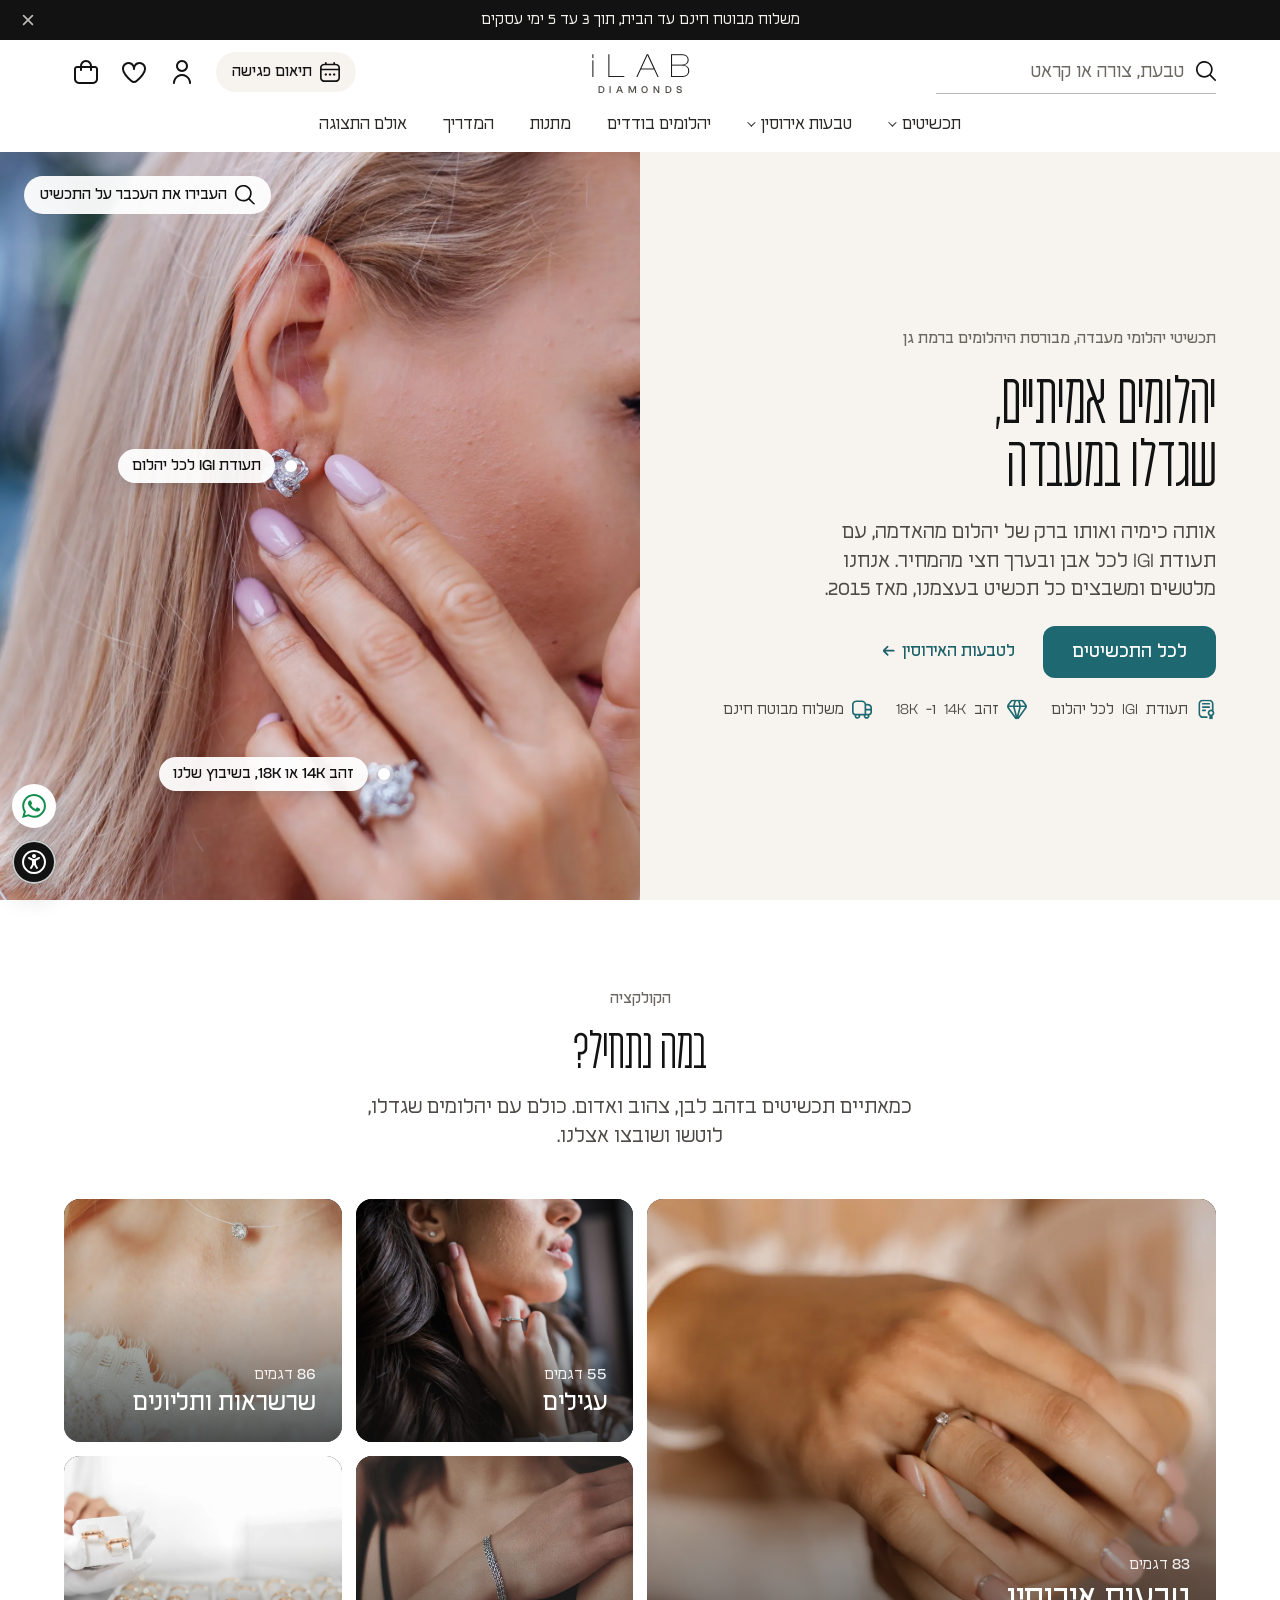
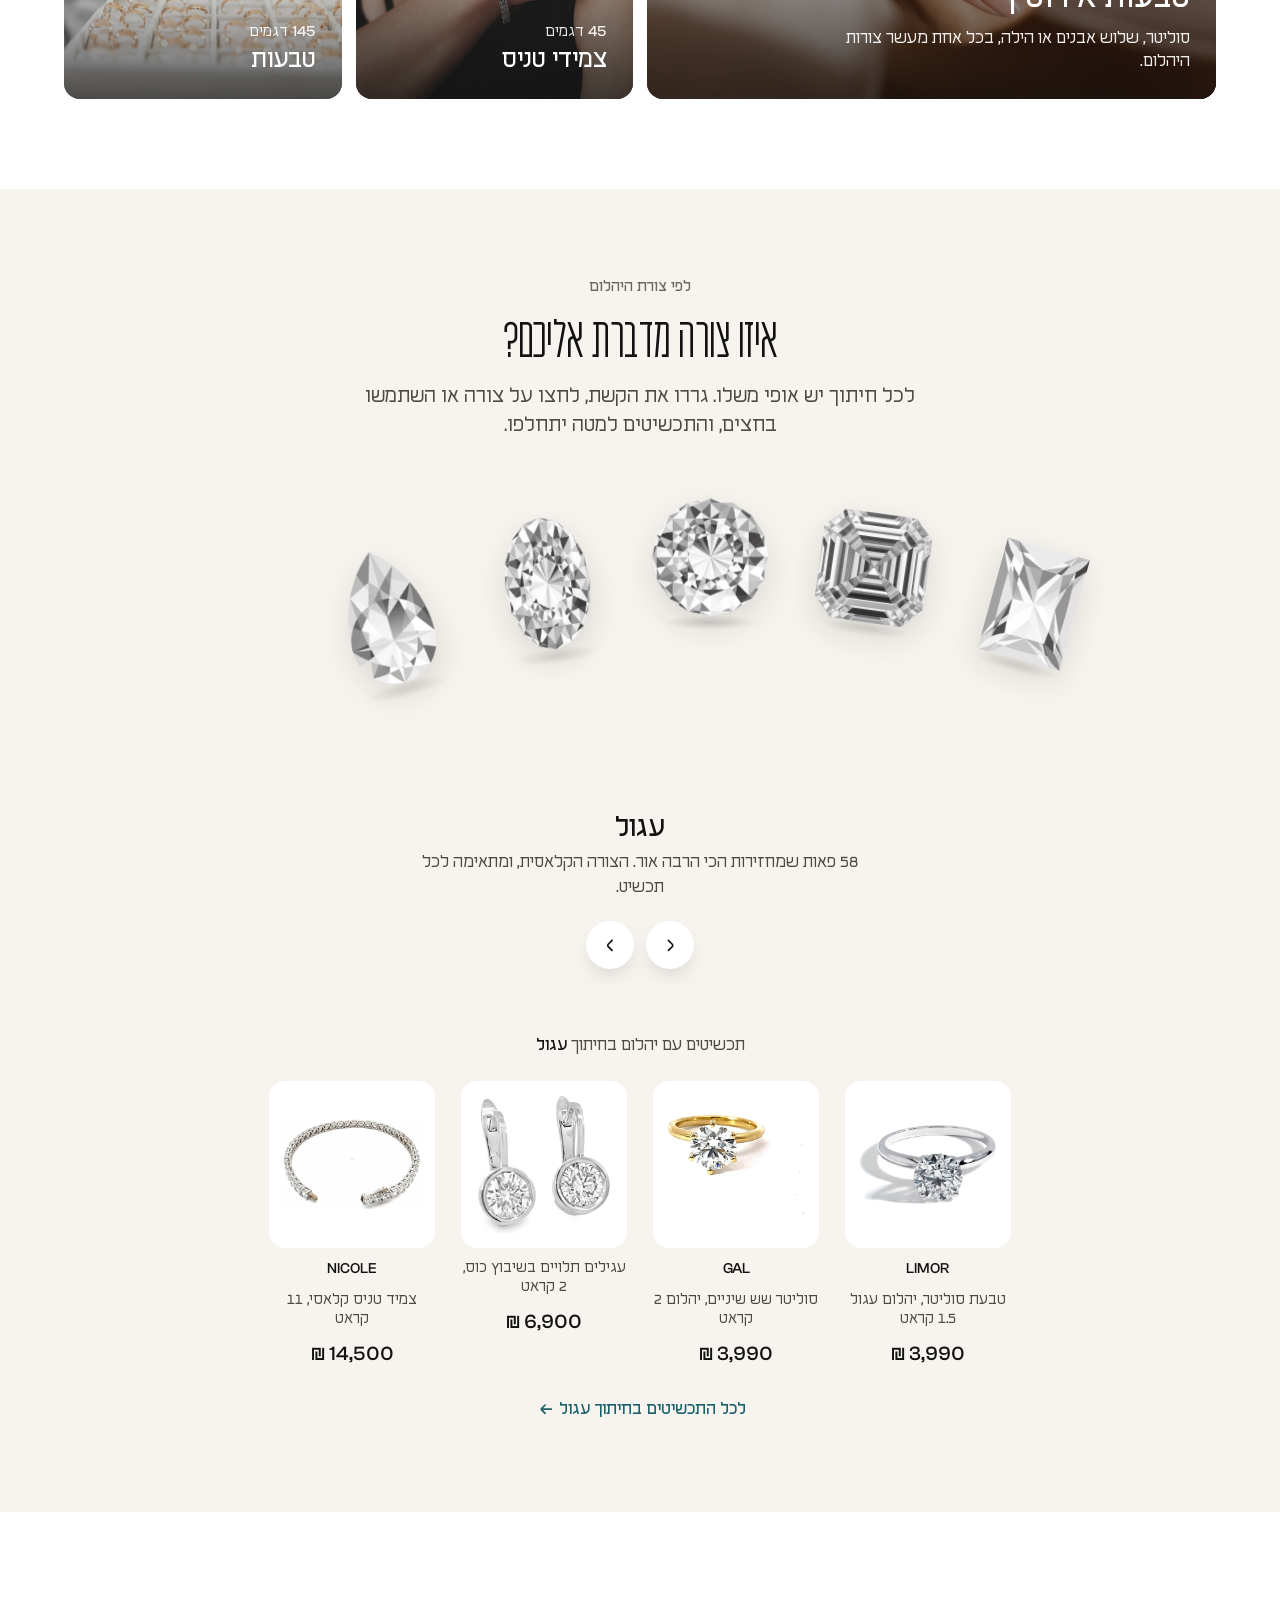
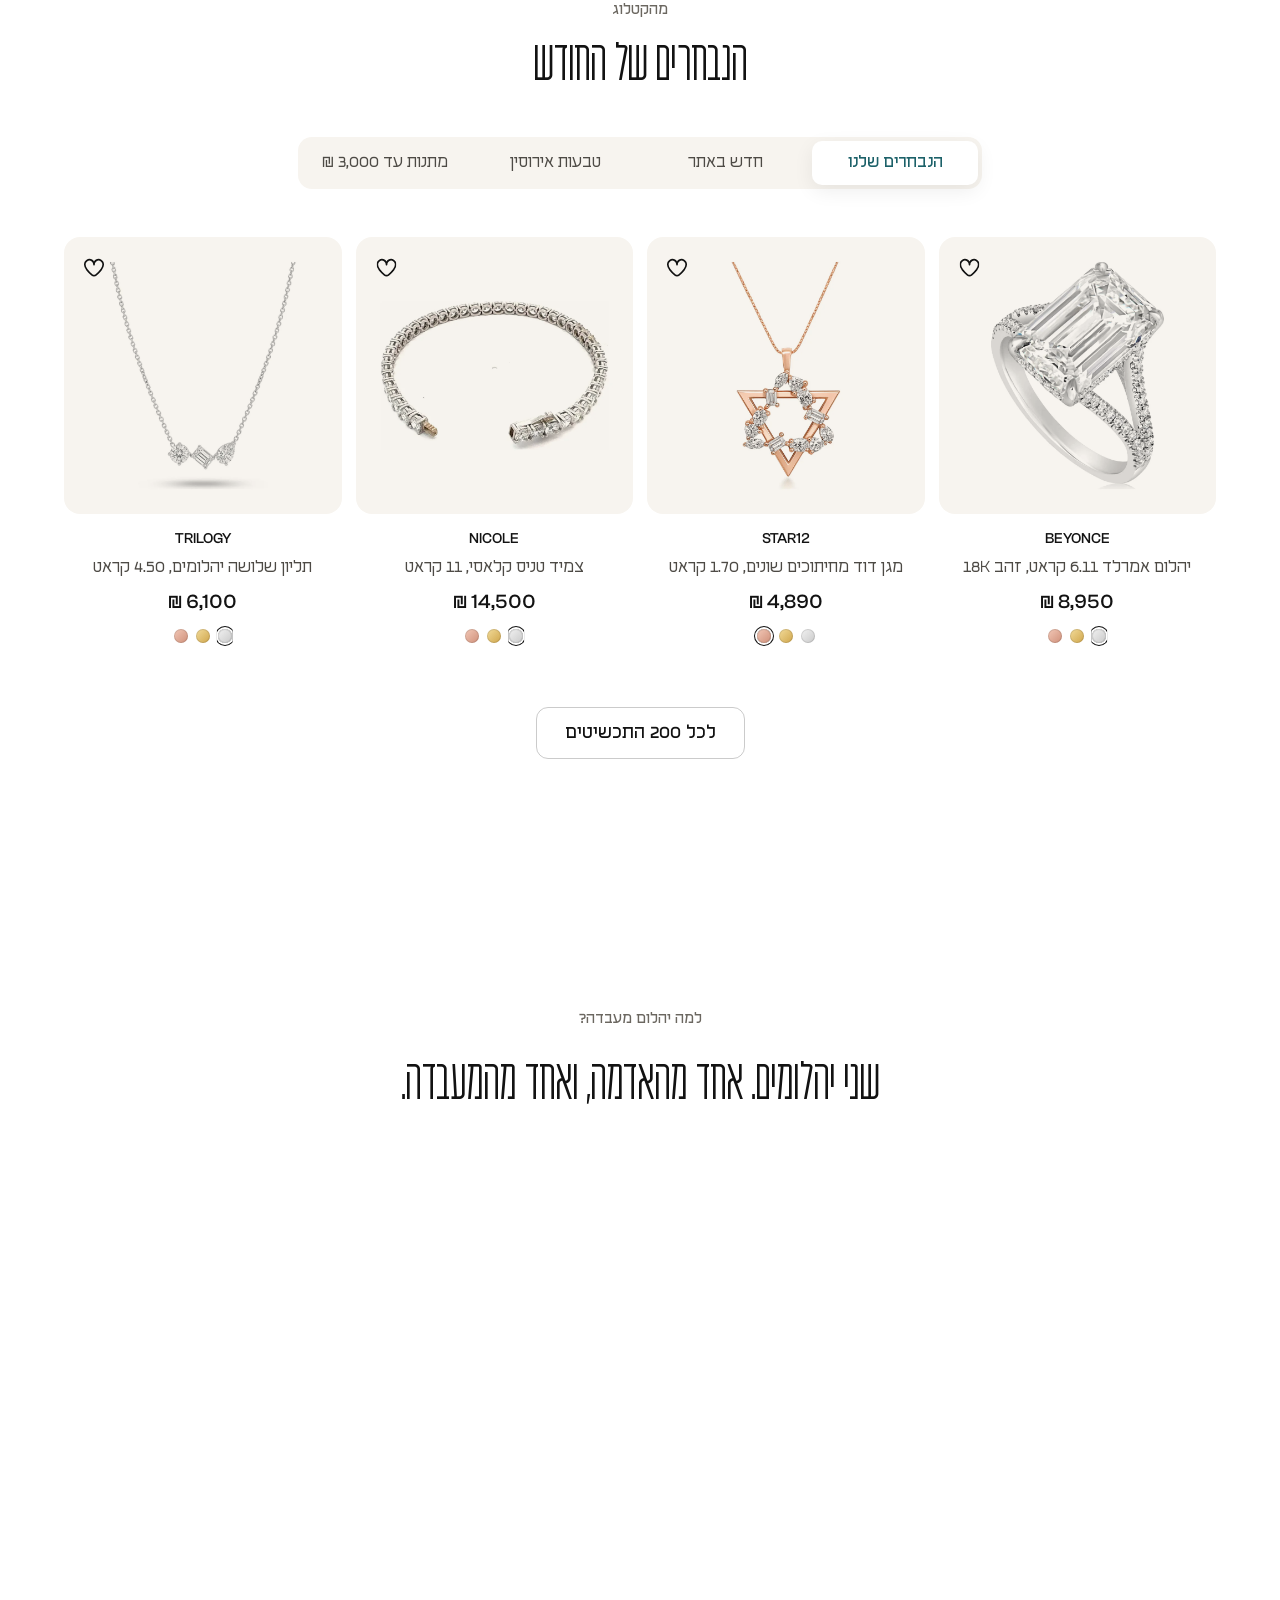
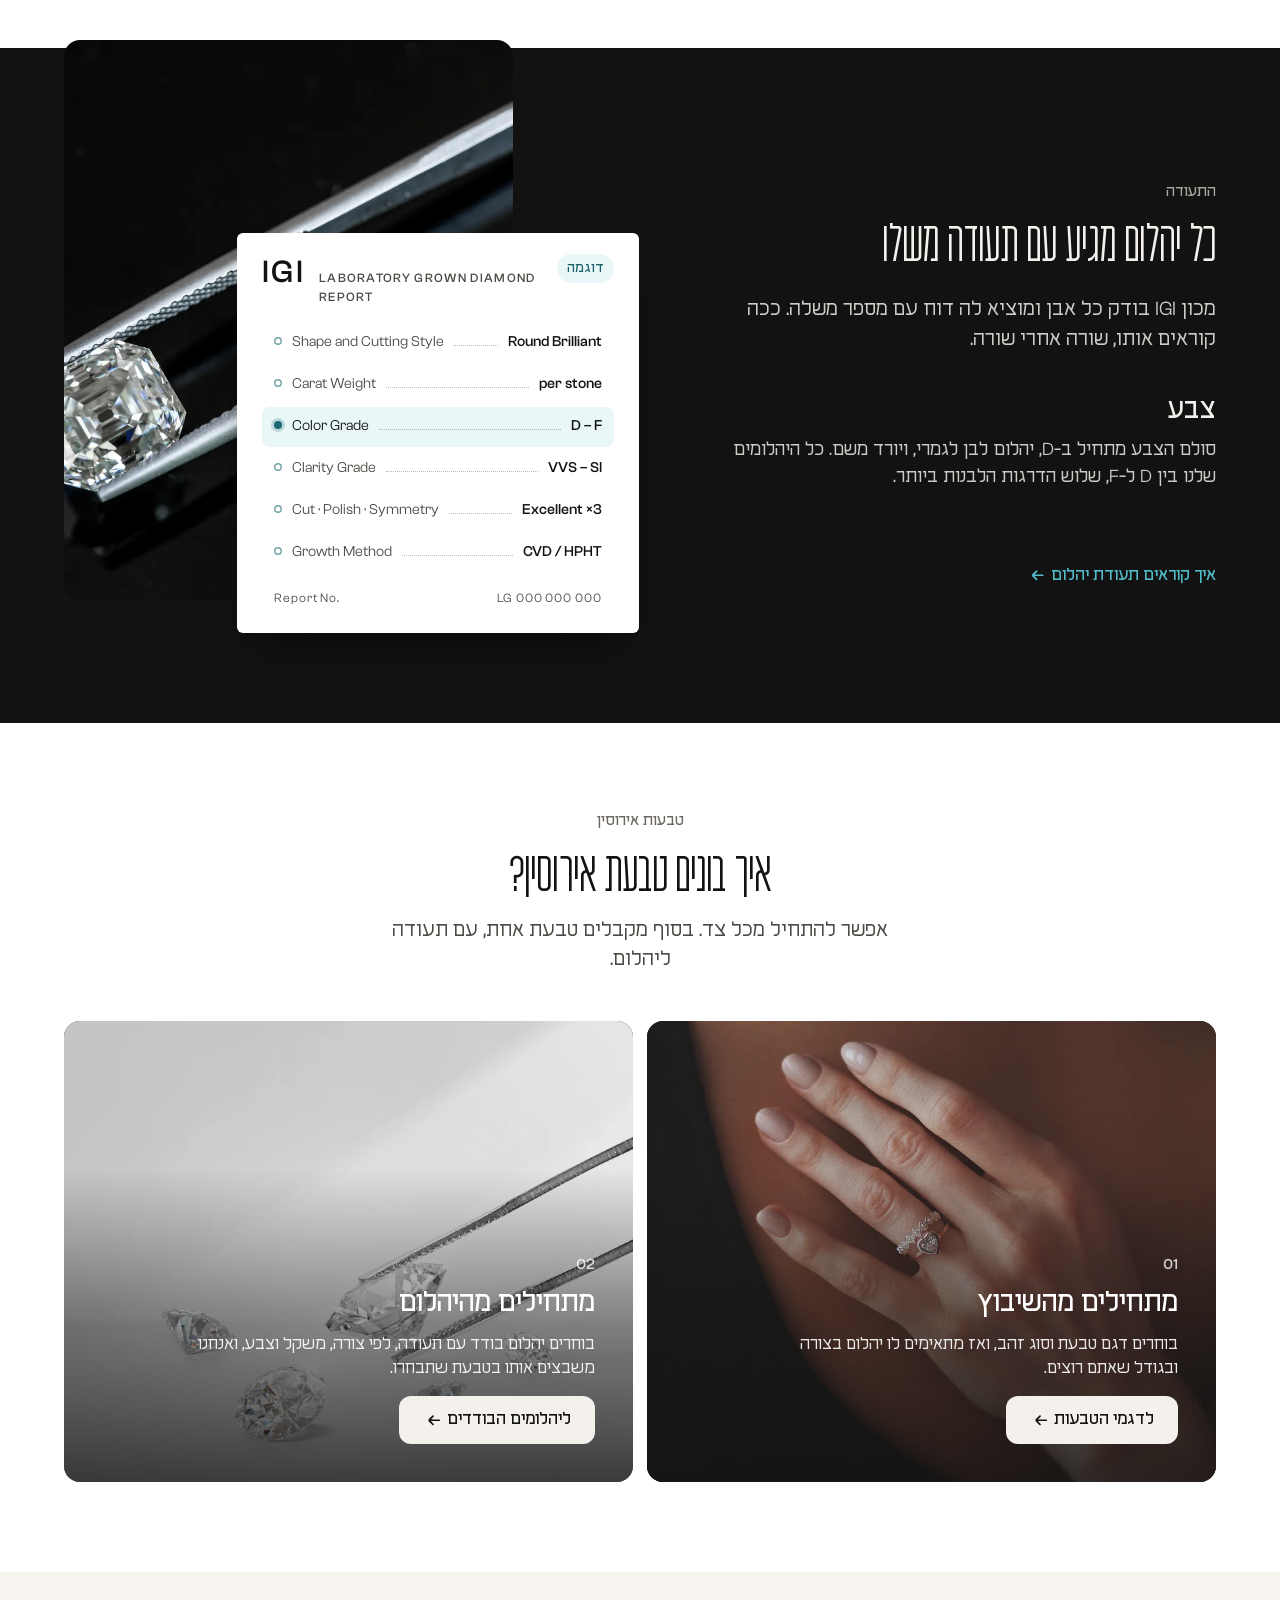
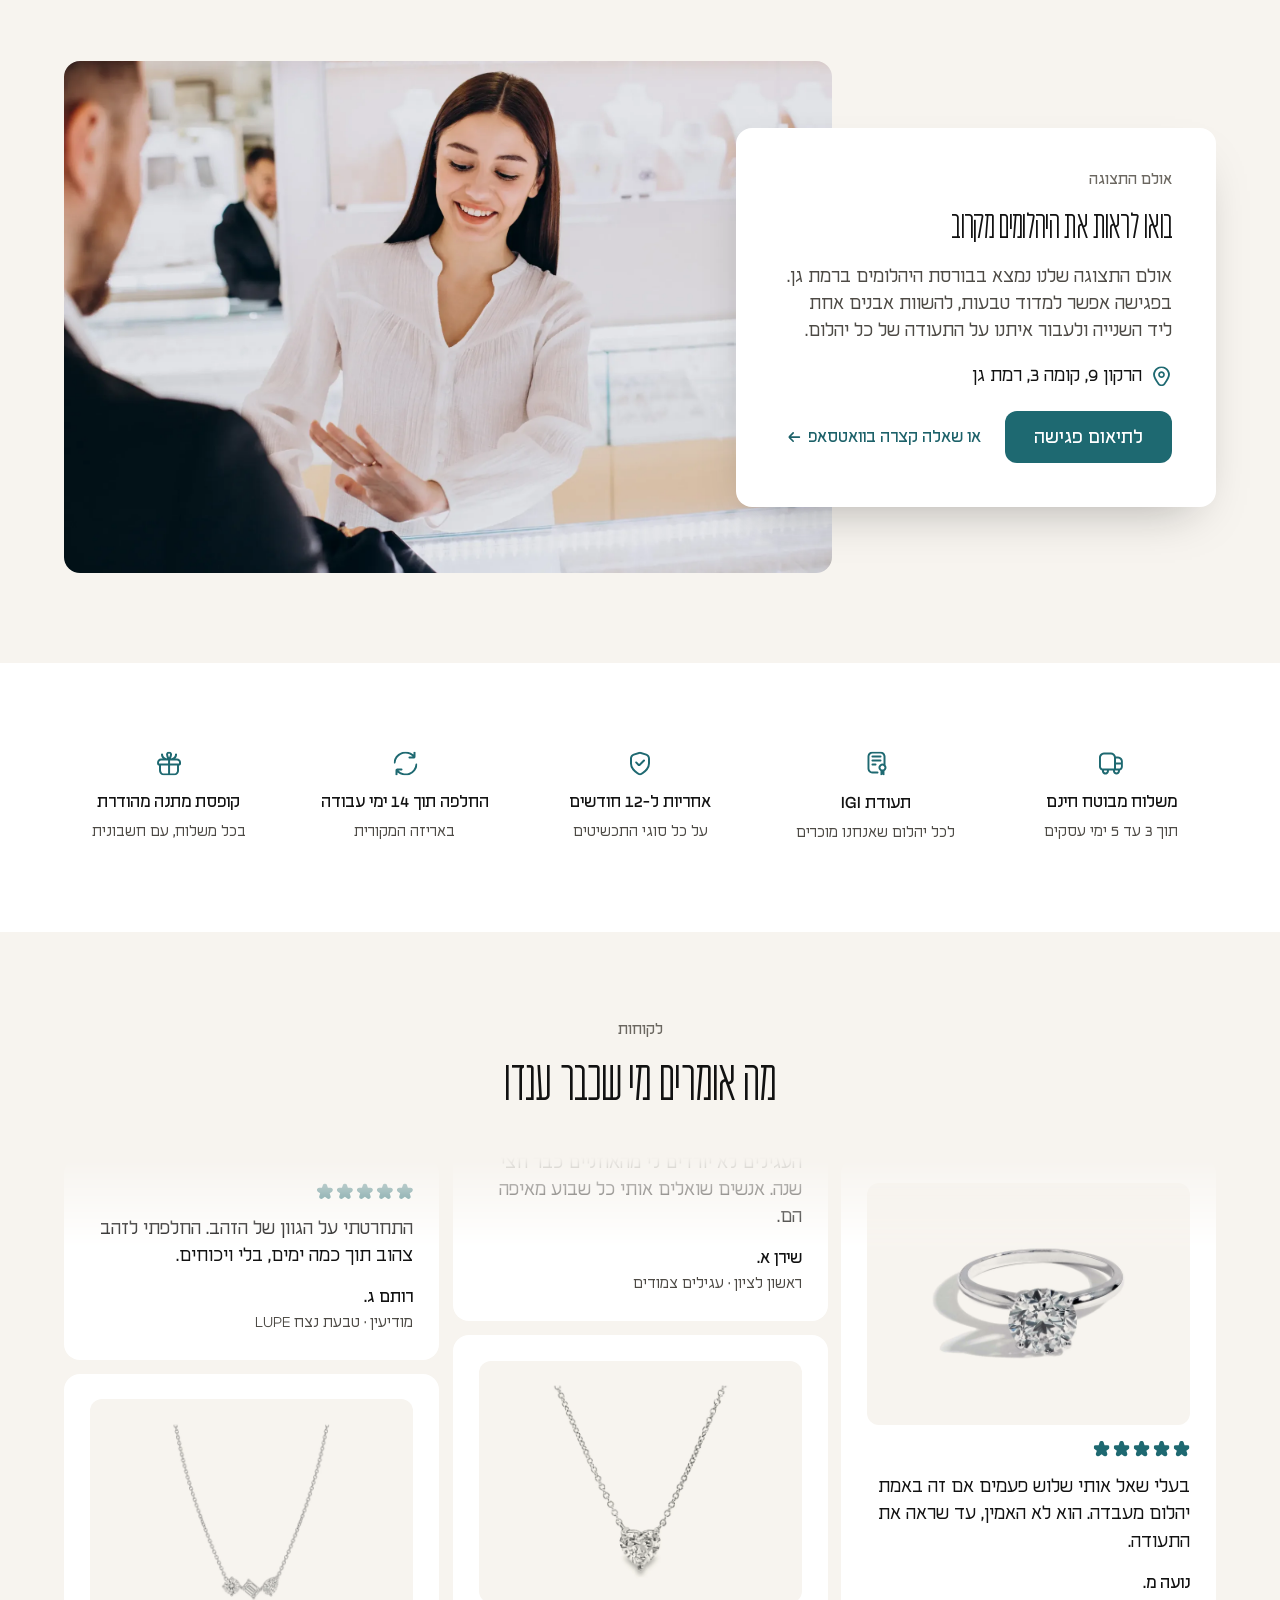
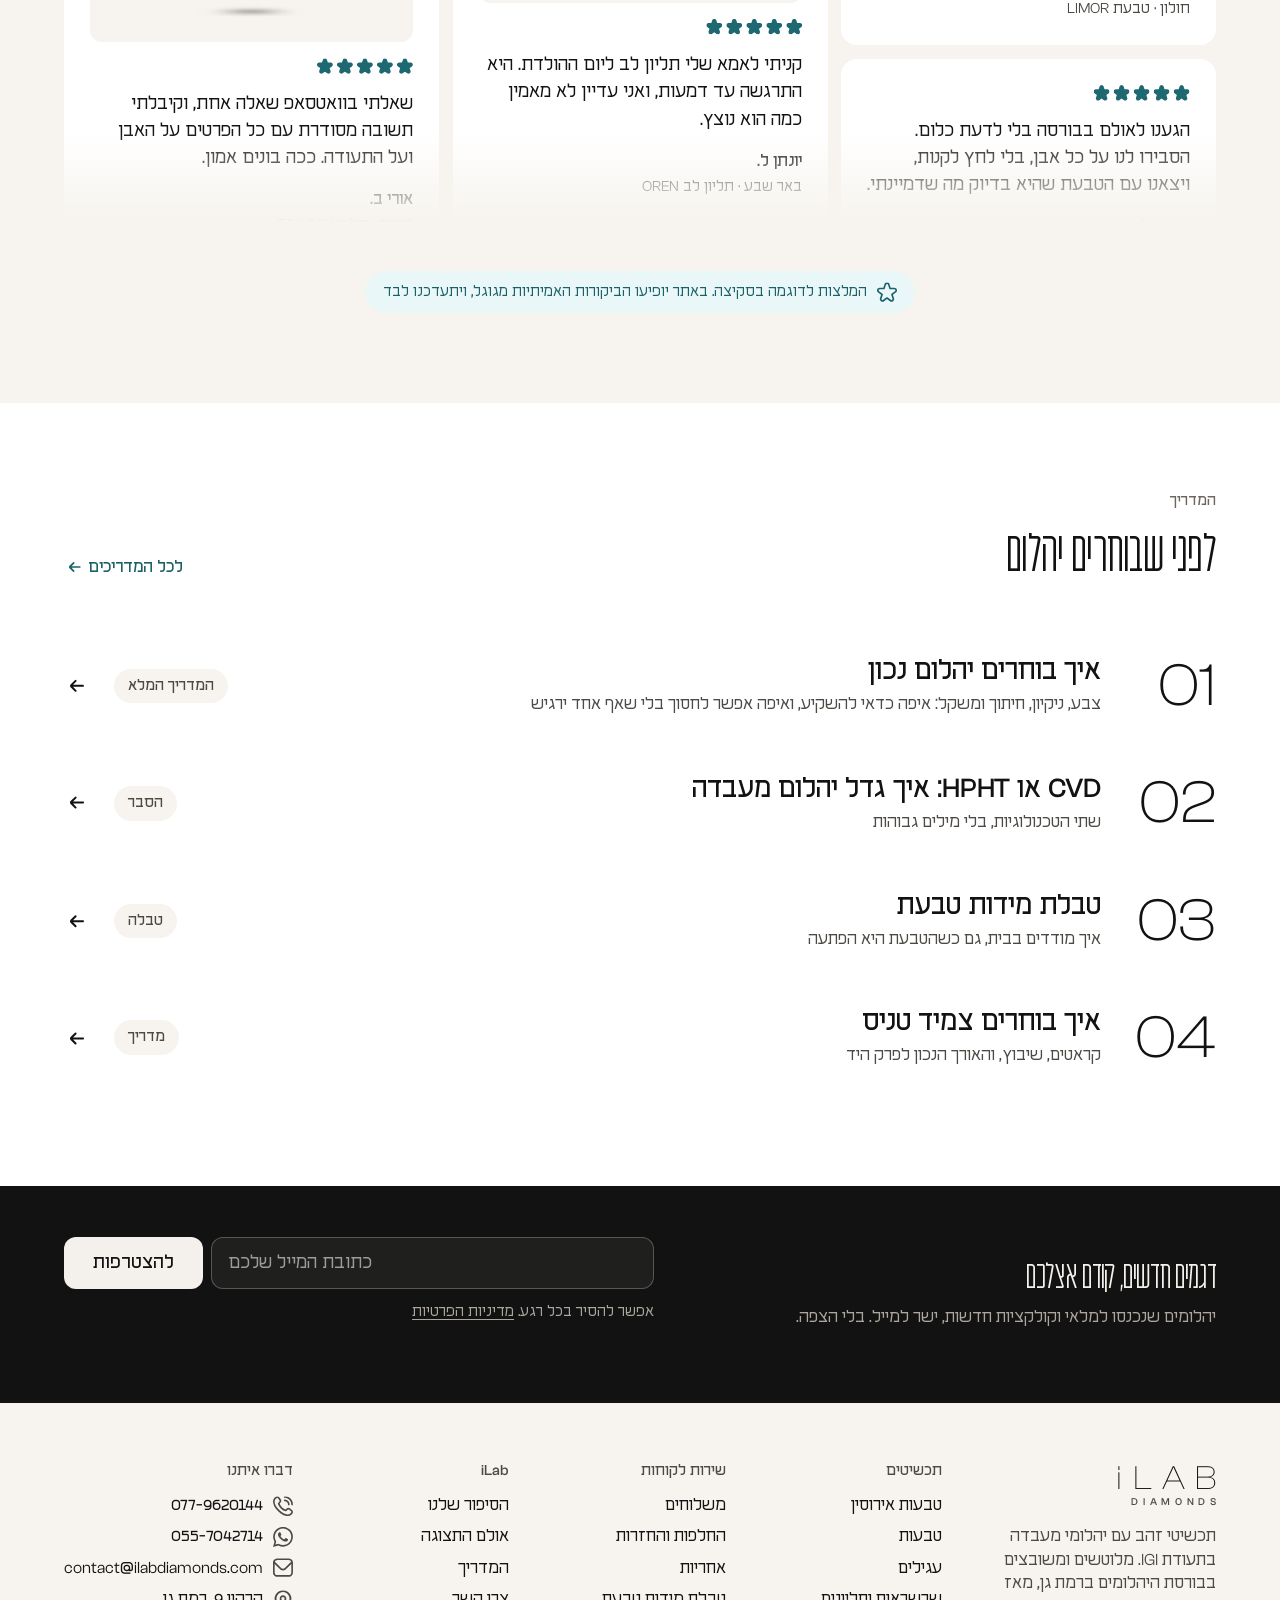
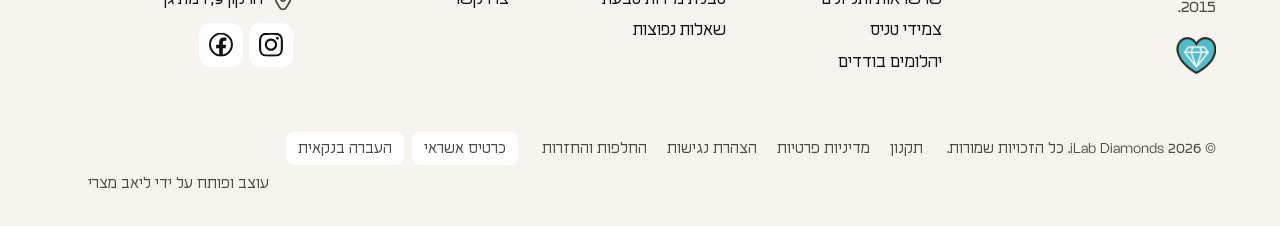
<file: index.html>
<!doctype html>
<html lang="he" dir="rtl">
<head>
<meta charset="utf-8">
<meta name="viewport" content="width=device-width, initial-scale=1">
<title>iLab Diamonds · תכשיטי יהלומי מעבדה עם תעודת IGI</title>
<meta name="description" content="תכשיטי זהב 14K ו-18K עם יהלומי מעבדה בתעודת IGI. מלוטשים ומשובצים בבורסת היהלומים ברמת גן, מאז 2015. משלוח מבוטח חינם.">
<meta name="robots" content="noindex, nofollow">
<link rel="icon" href="images/brand/heart-mark.png">
<link rel="preload" href="fonts/FUP-Nesher-Light.woff2" as="font" type="font/woff2" crossorigin>
<link rel="preload" href="images/stock/hero.webp" as="image" media="(min-width: 768px)">
<link rel="stylesheet" href="css/site.css?v=25">
<script>
  document.documentElement.classList.add("js");
  /* page opening (engine/motion.md 2): only with motion allowed, and never inside the QA tools unless asked with ?intro */
  if (matchMedia("(prefers-reduced-motion: no-preference)").matches && !(/HeadlessChrome/.test(navigator.userAgent) && !new URLSearchParams(location.search).has("intro"))) document.documentElement.classList.add("open-anim");
</script>
</head>
<body>
<!-- icons:start --><svg width="0" height="0" style="position:absolute" aria-hidden="true" focusable="false"><symbol id="i-a11y" viewBox="0 0 300 300"><g ><path transform="translate(0 300) scale(1 -1)" d="M125 225Q125 235 132.5 242.5Q140 250 150.0 250.0Q160 250 167.5 242.5Q175 235 175.0 225.0Q175 215 167.5 207.5Q160 200 150.0 200.0Q140 200 132.5 207.5Q125 215 125 225ZM300 150Q300 109 280.0 74.5Q260 40 225.5 20.0Q191 0 150.0 0.0Q109 0 74.5 20.0Q40 40 20.0 74.5Q0 109 0.0 150.0Q0 191 20.0 225.5Q40 260 74.5 280.0Q109 300 150.0 300.0Q191 300 225.5 280.0Q260 260 280.0 225.5Q300 191 300 150ZM275 150Q275 184 258.0 212.5Q241 241 212.5 258.0Q184 275 150.0 275.0Q116 275 87.5 258.0Q59 241 42.0 212.5Q25 184 25.0 150.0Q25 116 42.0 87.5Q59 59 87.5 42.0Q116 25 150.0 25.0Q184 25 212.5 42.0Q241 59 258.0 87.5Q275 116 275 150ZM207 211 160 188H140L93 211Q88 213 83.5 211.5Q79 210 76.5 205.5Q74 201 75.5 196.0Q77 191 82 189L125 167V123L102 81Q99 77 100.5 72.0Q102 67 105.5 65.0Q109 63 113 63Q120 63 124 69L148 113H152L177 69Q180 62 187 63Q191 63 194.5 65.0Q198 67 199.5 72.0Q201 77 198 81L175 123V167L218 189Q223 191 224.5 196.0Q226 201 224.0 205.5Q222 210 217.0 211.5Q212 213 207 211Z"/></g></symbol><symbol id="i-arrow-left" viewBox="0 0 300 300"><g ><path transform="translate(0 300) scale(1 -1)" d="M238 163H113L154 204Q157 207 157.0 212.5Q157 218 153.5 221.5Q150 225 145.0 225.0Q140 225 136 221L82 168Q75 160 75 150Q75 140 82 132L136 79Q141 74 148.0 75.5Q155 77 157.0 84.0Q159 91 154 96L113 138H238Q243 138 246.5 141.5Q250 145 250.0 150.0Q250 155 246.5 159.0Q243 163 238 163Z"/></g></symbol><symbol id="i-bag" viewBox="0 0 300 300"><g ><path transform="translate(0 300) scale(1 -1)" d="M263 225H225Q225 245 215.0 262.5Q205 280 187.5 290.0Q170 300 150.0 300.0Q130 300 112.5 290.0Q95 280 85.0 262.5Q75 245 75 225H38Q22 225 11.0 214.0Q0 203 0 187V63Q0 46 8.5 31.5Q17 17 31.5 8.5Q46 0 62 0H238Q254 0 268.5 8.5Q283 17 291.5 31.5Q300 46 300 62V188Q300 203 289.0 214.0Q278 225 262 225ZM150 275Q171 275 185.5 260.5Q200 246 200 225H100Q100 246 114.5 260.5Q129 275 150 275ZM275 63Q275 47 264.0 36.0Q253 25 237 25H63Q47 25 36.0 36.0Q25 47 25 62V188Q25 193 28.5 196.5Q32 200 37 200H75V175Q75 170 78.5 166.0Q82 162 87.5 162.5Q93 163 96.5 166.5Q100 170 100 175V200H200V175Q200 170 203.5 166.0Q207 162 212.5 162.5Q218 163 221.5 166.5Q225 170 225 175V200H263Q268 200 271.5 196.5Q275 193 275 188Z"/></g></symbol><symbol id="i-cal" viewBox="0 0 300 300"><g ><path transform="translate(0 300) scale(1 -1)" d="M238 275H225V288Q225 293 221.5 296.5Q218 300 212.5 300.0Q207 300 203.5 296.5Q200 293 200 288V275H100V288Q100 293 96.5 296.5Q93 300 87.5 300.0Q82 300 78.5 296.5Q75 293 75 288V275H63Q46 275 31.5 266.5Q17 258 8.5 243.5Q0 229 0 213V63Q0 46 8.5 31.5Q17 17 31.5 8.5Q46 0 62 0H238Q254 0 268.5 8.5Q283 17 291.5 31.5Q300 46 300 62V213Q300 229 291.5 243.5Q283 258 268.5 266.5Q254 275 238 275ZM25 213Q25 228 36.0 239.0Q47 250 62 250H238Q253 250 264.0 239.0Q275 228 275 212V200H25ZM238 25H63Q47 25 36.0 36.0Q25 47 25 62V175H275V63Q275 47 264.0 36.0Q253 25 237 25ZM131 113Q131 105 136.5 99.5Q142 94 150.0 94.0Q158 94 163.5 99.5Q169 105 169.0 112.5Q169 120 163.5 125.5Q158 131 150.0 131.0Q142 131 136.5 125.5Q131 120 131 112ZM69 113Q69 105 74.5 99.5Q80 94 87.5 94.0Q95 94 100.5 99.5Q106 105 106.0 112.5Q106 120 100.5 125.5Q95 131 87.5 131.0Q80 131 74.5 125.5Q69 120 69 112ZM194 113Q194 105 199.5 99.5Q205 94 212.5 94.0Q220 94 225.5 99.5Q231 105 231.0 112.5Q231 120 225.5 125.5Q220 131 212.5 131.0Q205 131 199.5 125.5Q194 120 194 112Z"/></g></symbol><symbol id="i-cert" viewBox="0 0 300 300"><g ><path transform="translate(0 300) scale(1 -1)" d="M138 150Q143 150 146.5 146.5Q150 143 150.0 137.5Q150 132 146.5 128.5Q143 125 138 125H100Q95 125 91.5 128.5Q88 132 88.0 137.5Q88 143 91.5 146.5Q95 150 100 150ZM213 188Q213 193 209.0 196.5Q205 200 200 200H100Q95 200 91.5 196.5Q88 193 88.0 187.5Q88 182 91.5 178.5Q95 175 100 175H200Q205 175 209.0 178.5Q213 182 213 187ZM100 225H200Q205 225 209.0 228.5Q213 232 213.0 237.5Q213 243 209.0 246.5Q205 250 200 250H100Q95 250 91.5 246.5Q88 243 88.0 237.5Q88 232 91.5 228.5Q95 225 100 225ZM250 57V9Q250 3 244.5 0.5Q239 -2 235 3L225 12L215 3Q211 -2 205.5 0.5Q200 3 200 9V57Q185 65 178.5 81.0Q172 97 176.5 113.0Q181 129 194.5 139.5Q208 150 225 150Q231 150 238 148V238Q238 253 227.0 264.0Q216 275 200 275H100Q84 275 73.0 264.0Q62 253 62 237V88Q63 72 73.5 61.0Q84 50 100 50H163Q168 50 171.5 46.5Q175 43 175.0 37.5Q175 32 171.5 28.5Q168 25 163 25H100Q83 25 68.5 33.5Q54 42 46.0 56.5Q38 71 38 87V238Q38 254 46.0 268.5Q54 283 68.5 291.5Q83 300 100 300H200Q217 300 231.5 291.5Q246 283 254.0 268.5Q262 254 263 238V133Q270 124 273.0 113.5Q276 103 274.5 92.0Q273 81 266.5 71.5Q260 62 250 57ZM250 100Q250 110 242.5 117.5Q235 125 225.0 125.0Q215 125 207.5 117.5Q200 110 200.0 100.0Q200 90 207.5 82.5Q215 75 225.0 75.0Q235 75 242.5 82.5Q250 90 250 100Z"/></g></symbol><symbol id="i-chevron-left" viewBox="0 0 300 300"><g ><path transform="translate(0 300) scale(1 -1)" d="M133 141Q129 145 129.0 150.0Q129 155 133 159L190 216Q194 220 194.0 225.0Q194 230 190.0 234.0Q186 238 181.0 238.0Q176 238 172 234L115 177Q104 166 104.0 150.0Q104 134 115 123L172 66Q176 63 181.0 62.5Q186 62 190.0 66.0Q194 70 194.0 75.0Q194 80 190 84Z"/></g></symbol><symbol id="i-chevron-right" viewBox="0 0 300 300"><g ><path transform="translate(0 300) scale(1 -1)" d="M193 177 135 234Q131 238 126.0 238.0Q121 238 117.5 234.0Q114 230 114.0 225.0Q114 220 118 216L175 159Q179 155 179.0 150.0Q179 145 175 141L118 84Q114 80 114.0 75.0Q114 70 117.5 66.5Q121 63 126.0 62.5Q131 62 135 66L193 124Q203 134 203.0 150.0Q203 166 192 177Z"/></g></symbol><symbol id="i-close" viewBox="0 0 300 300"><g ><path transform="translate(0 300) scale(1 -1)" d="M225 225Q221 229 216.0 229.0Q211 229 207 225L150 168L93 225Q89 229 84.0 229.0Q79 229 75 225Q71 221 71.0 216.0Q71 211 75 207L132 150L75 93Q71 89 71.0 84.0Q71 79 75 75Q79 71 84.0 71.0Q89 71 93 75L150 132L207 75Q211 71 216.0 71.0Q221 71 225 75Q229 79 229.0 84.0Q229 89 225 93L168 150L225 207Q229 211 229.0 216.0Q229 221 225 225Z"/></g></symbol><symbol id="i-diamond" viewBox="0 0 300 300"><g ><path transform="translate(0 300) scale(1 -1)" d="M290 228 253 279Q246 289 235.0 294.5Q224 300 212 300H88Q76 300 65.5 294.5Q55 289 48 279L9 228Q0 215 0.0 198.0Q0 181 11 168L121 14Q126 7 133.5 3.5Q141 0 150.0 0.0Q159 0 166.5 4.0Q174 8 180 15L289 167Q300 180 300.0 197.0Q300 214 290 228ZM232 264 270 213 271 212H209L192 275H212Q225 275 232 264ZM150 61 116 188H184ZM117 213 134 275H166L183 213ZM68 265Q75 275 88 275H108L91 213H29ZM31 183Q29 185 28 188H90L128 47ZM172 47 210 188H272Q271 185 269 182Z"/></g></symbol><symbol id="i-exchange" viewBox="0 0 300 300"><g ><path transform="translate(0 300) scale(1 -1)" d="M150 275Q175 275 198.0 265.0Q221 255 239 237H200Q195 237 191.0 233.5Q187 230 187 225H188Q188 220 191.5 216.0Q195 212 200 212H252Q261 213 268.0 219.5Q275 226 275 236V288Q275 293 271.5 296.5Q268 300 263 300Q257 300 253.5 296.5Q250 293 250 288V262Q218 290 176.5 297.5Q135 305 95.5 289.5Q56 274 30.0 240.0Q4 206 1 164Q0 158 4.0 154.0Q8 150 13 150Q18 150 21.5 153.0Q25 156 25 161Q28 193 45.5 219.0Q63 245 90.5 260.0Q118 275 150 275ZM287 150Q282 150 278.5 147.0Q275 144 275 139Q271 103 249.0 74.0Q227 45 192.5 32.5Q158 20 122.5 28.0Q87 36 61 63H100Q105 63 108.5 66.5Q112 70 112 75H113Q112 80 108.5 83.5Q105 87 100 87H48Q39 88 32.0 81.0Q25 74 25 64V13Q25 7 28.5 3.5Q32 0 37 0H38Q43 0 46.5 3.5Q50 7 50 13V38Q82 10 123.5 2.5Q165 -5 204.5 10.5Q244 26 270.0 60.0Q296 94 299 136Q300 142 296.0 146.0Q292 150 287 150Z"/></g></symbol><symbol id="i-fb" viewBox="0 0 300 300"><g ><path transform="translate(0 300) scale(1 -1)" d="M150.0 301.0Q109.0 301.0 74.5 281.0Q40.0 261.0 20.0 226.5Q0.0 192.0 0.0 151.0Q0.0 150.74415588378906 0.0007787435897625983 150.4885711669922C0.0002597116690594703 150.32577514648438 0.0 150.1629180908203 0.0 150.0C0.0 149.8370819091797 0.0002597116690594703 149.67422485351562 0.0007787435897625983 149.5114288330078Q0.0015233985614031553 149.75582885742188 0.0029801928903907537 150.0Q0.24413901567459106 109.578857421875 20.0 75.5Q40.0 41.0 74.5 21.0Q99.09788513183594 6.740357398986816 127.0 2.647585153579712V1.7521942853927612C134.4979705810547 0.5984981656074524 142.17906188964844 0.0 150.0 0.0C157.82093811035156 0.0 165.5020294189453 0.5984981656074524 173.0 1.7521942853927612V2.647585153579712Q200.90211486816406 6.740357398986816 225.5 21.0Q260.0 41.0 280.0 75.5Q299.7555236816406 109.57827758789062 299.99700927734375 149.99871826171875Q299.99847412109375 149.75421142578125 299.99920654296875 149.51129150390625C299.9997253417969 149.67413330078125 300.0 149.8370361328125 300.0 150.0C300.0 150.1629638671875 299.9997253417969 150.32586669921875 299.99920654296875 150.488525390625Q300.0 150.74891662597656 300.0 151.0Q300.0 192.0 280.0 226.5Q260.0 261.0 225.5 281.0Q191.0 301.0 150.0 301.0ZM127.0 28.05915069580078Q106.0810775756836 31.916549682617188 87.5 43.0Q59.0 60.0 42.0 88.5Q25.0 117.0 25.0 151.0Q25.0 185.0 42.0 213.5Q59.0 242.0 87.5 259.0Q116.0 276.0 150.0 276.0Q184.0 276.0 212.5 259.0Q241.0 242.0 258.0 213.5Q275.0 185.0 275.0 151.0Q275.0 117.0 258.0 88.5Q241.0 60.0 212.5 43.0Q193.91891479492188 31.916549682617188 173.0 28.05915069580078V105.0H208.0L215.0 149.0H173.0V177.0Q173.0 187.0 179.0 193.5Q185.0 200.0 198.0 200.0H217.0V237.0L206.0 238.0Q193.0 240.0 183.0 240.0Q157.0 240.0 142.0 224.5Q127.0 209.0 127.0 182.0V149.0H89.0V105.0H127.0V28.05915069580078Z"/></g></symbol><symbol id="i-gift" viewBox="0 0 300 300"><g ><path transform="translate(0 300) scale(1 -1)" d="M250 213H228Q239 222 244.5 235.0Q250 248 250 262Q250 268 246.5 271.5Q243 275 237.5 275.0Q232 275 228.5 271.5Q225 268 225 263Q225 240 207 228Q194 218 173 214Q185 237 188 262Q188 278 177.0 289.0Q166 300 150.0 300.0Q134 300 123.0 289.0Q112 278 113 262Q115 237 127 214Q106 218 93 228Q75 240 75 263Q75 268 71.5 271.5Q68 275 62.5 275.0Q57 275 53.5 271.5Q50 268 50 263Q50 248 55.5 235.0Q61 222 72 212H50Q29 213 14.5 198.0Q0 183 0 163V150Q0 140 7.5 132.5Q15 125 25 125V63Q25 46 33.5 31.5Q42 17 56.5 8.5Q71 0 87 0H213Q229 0 243.5 8.5Q258 17 266.5 31.5Q275 46 275 63V125Q285 125 292.5 132.5Q300 140 300 150V163Q300 183 285.5 197.5Q271 212 250 212ZM150 275Q155 275 159.0 271.5Q163 268 163 263Q160 242 150 225Q140 242 138 263Q138 268 141.5 271.5Q145 275 150 275ZM25 163Q25 173 32.5 180.0Q40 187 50 187H138V150H25ZM50 63V125H138V25H88Q72 25 61.0 36.0Q50 47 50 62ZM250 63Q250 47 239.0 36.0Q228 25 212 25H163V125H250ZM163 150V188H250Q260 188 267.5 180.5Q275 173 275 162V150Z"/></g></symbol><symbol id="i-heart" viewBox="0 0 300 300"><g ><path transform="translate(0 300) scale(1 -1)" d="M219 276Q197 276 178.5 265.0Q160 254 150 235Q140 254 121.5 265.0Q103 276 80.5 275.5Q58 275 39.0 263.0Q20 251 9.5 231.0Q-1 211 0 188Q0 149 36 102Q64 66 110 27Q127 12 150.0 12.0Q173 12 190 27Q236 66 264 102Q300 149 300 188Q301 211 290.5 231.0Q280 251 261.0 263.0Q242 275 219 276ZM174 46Q164 37 150.0 37.0Q136 37 126 46Q78 86 51.5 123.5Q25 161 25 188Q24 204 31.5 218.0Q39 232 52.0 241.0Q65 250 81.0 250.0Q97 250 110.5 241.0Q124 232 131.0 218.0Q138 204 138 188Q138 183 141.5 179.0Q145 175 150.0 175.0Q155 175 158.5 179.0Q162 183 163 188Q162 204 169.0 218.0Q176 232 189.5 241.0Q203 250 219.0 250.0Q235 250 248.0 241.0Q261 232 268.5 218.0Q276 204 275 188Q275 161 248.5 123.5Q222 86 174 46Z"/></g></symbol><symbol id="i-ig" viewBox="0 0 300 300"><g ><path transform="translate(0 300) scale(1 -1)" d="M150 273Q192 273 211 272Q241 271 256.0 256.0Q271 241 272 211Q273 192 273.0 150.0Q273 108 272 89Q271 59 256.0 44.0Q241 29 211 28Q192 27 150.0 27.0Q108 27 89 28Q59 29 44.0 44.0Q29 59 28 89Q27 108 27.0 150.0Q27 192 28 211Q29 241 44.0 256.0Q59 271 89 272Q108 273 150 273ZM150 300Q108 300 88 299Q48 297 25.5 274.5Q3 252 1 212Q0 192 0.0 150.0Q0 108 1 88Q3 48 25.5 25.5Q48 3 88 1Q108 0 150.0 0.0Q192 0 212 1Q252 3 274.5 25.5Q297 48 299 88Q300 108 300.0 150.0Q300 192 299 212Q297 252 274.5 274.5Q252 297 212 299Q192 300 150 300ZM150 227Q129 227 111.5 216.5Q94 206 83.5 188.5Q73 171 73.0 150.0Q73 129 83.5 111.5Q94 94 111.5 83.5Q129 73 150.0 73.0Q171 73 188.5 83.5Q206 94 216.5 111.5Q227 129 227.0 150.0Q227 171 216.5 188.5Q206 206 188.5 216.5Q171 227 150 227ZM150 100Q129 100 114.5 114.5Q100 129 100.0 150.0Q100 171 114.5 185.5Q129 200 150.0 200.0Q171 200 185.5 185.5Q200 171 200.0 150.0Q200 129 185.5 114.5Q171 100 150 100ZM212 230Q212 223 217.5 217.5Q223 212 230.5 212.0Q238 212 243.0 217.5Q248 223 248.0 230.5Q248 238 243.0 243.0Q238 248 230.5 248.0Q223 248 217.5 243.0Q212 238 212 230Z"/></g></symbol><symbol id="i-mail" viewBox="0 0 300 300"><g ><path transform="translate(0 300) scale(1 -1)" d="M238 288H63Q46 287 31.5 279.0Q17 271 8.5 256.5Q0 242 0 225V75Q0 58 8.5 43.5Q17 29 31.5 21.0Q46 13 62 12H238Q254 13 268.5 21.0Q283 29 291.5 43.5Q300 58 300 75V225Q300 242 291.5 256.5Q283 271 268.5 279.0Q254 287 238 288ZM63 263H238Q249 262 258.5 256.0Q268 250 272 239L177 143Q166 132 150.0 132.0Q134 132 123 143L28 239Q32 250 41.5 256.0Q51 262 62 262ZM238 38H63Q47 38 36.0 48.5Q25 59 25 75V206L106 126Q118 114 134.0 109.5Q150 105 166.0 109.5Q182 114 194 126L275 206V75Q275 59 264.0 48.5Q253 38 237 38Z"/></g></symbol><symbol id="i-phone" viewBox="0 0 300 300"><g ><path transform="translate(0 300) scale(1 -1)" d="M163 288Q163 293 166.5 296.5Q170 300 175 300Q209 300 237.5 283.0Q266 266 283.0 237.5Q300 209 300 175Q300 170 296.5 166.0Q293 162 287.5 162.5Q282 163 278.5 166.5Q275 170 275 175Q275 202 261.5 225.0Q248 248 225.0 261.5Q202 275 175 275Q170 275 166.5 278.5Q163 282 163 287ZM175 225Q196 225 210.5 210.5Q225 196 225 175Q225 170 228.5 166.0Q232 162 237.5 162.5Q243 163 246.5 166.5Q250 170 250 175Q250 195 240.0 212.5Q230 230 212.5 240.0Q195 250 175 250Q170 250 166.5 246.5Q163 243 163.0 237.5Q163 232 166.5 228.5Q170 225 175 225ZM289 91Q300 79 300.0 63.0Q300 47 289 36L277 23Q248 -5 202 2Q161 8 116 40Q72 71 41 115Q8 160 2 201Q-5 247 22 277L37 289Q48 300 64.0 300.0Q80 300 91 289L114 258Q125 247 125.0 231.5Q125 216 114 205L100 186Q112 157 134.5 134.5Q157 112 186 100L205 114Q216 125 231.5 125.0Q247 125 258 114ZM271 73Q256 84 241 96Q237 100 231.5 100.0Q226 100 222 96L196 76Q191 71 184 74Q146 88 117.0 117.0Q88 146 74 184Q71 191 76 196L96 222Q100 226 100.0 231.5Q100 237 96 241L73 271Q69 275 63.5 275.0Q58 275 54 271L39 258Q19 234 28 196Q36 162 65 125Q92 89 129.5 62.0Q167 35 201 28Q238 20 259 40L270 53Q275 57 275.0 62.5Q275 68 271 73Z"/></g></symbol><symbol id="i-pin" viewBox="0 0 300 300"><g ><path transform="translate(0 300) scale(1 -1)" d="M150 225Q129 225 114.5 210.5Q100 196 100.0 175.0Q100 154 114.5 139.5Q129 125 150.0 125.0Q171 125 185.5 139.5Q200 154 200.0 175.0Q200 196 185.5 210.5Q171 225 150 225ZM150 150Q140 150 132.5 157.5Q125 165 125.0 175.0Q125 185 132.5 192.5Q140 200 150.0 200.0Q160 200 167.5 192.5Q175 185 175.0 175.0Q175 165 167.5 157.5Q160 150 150 150ZM150 0Q134 0 119.5 7.0Q105 14 96 28Q24 127 24 174Q24 208 41.0 237.0Q58 266 87.0 283.0Q116 300 150.0 300.0Q184 300 213.0 283.0Q242 266 259.0 237.0Q276 208 276 174Q276 127 204 28Q195 14 180.5 7.0Q166 0 150 0ZM150 273Q123 273 100.5 259.5Q78 246 65.0 223.5Q52 201 52 174Q52 155 69.0 121.5Q86 88 118 43Q124 36 132.5 31.5Q141 27 150.0 27.0Q159 27 167.5 31.5Q176 36 182 43Q214 88 231.0 121.5Q248 155 248 174Q248 201 235.0 223.5Q222 246 199.5 259.5Q177 273 150 273Z"/></g></symbol><symbol id="i-search" viewBox="0 0 300 300"><g ><path transform="translate(0 300) scale(1 -1)" d="M296 21 222 96Q243 121 248.5 153.0Q254 185 243.5 215.5Q233 246 208.5 268.0Q184 290 153.0 297.0Q122 304 90.5 295.5Q59 287 36.0 264.0Q13 241 4.5 209.5Q-4 178 3.0 147.0Q10 116 32.0 91.5Q54 67 84.5 56.5Q115 46 147.0 51.5Q179 57 204 78L279 4Q282 0 287.5 0.0Q293 0 296.5 3.5Q300 7 300.0 12.5Q300 18 296 21ZM125 75Q98 75 75.0 88.5Q52 102 38.5 125.0Q25 148 25.0 175.0Q25 202 38.5 225.0Q52 248 75.0 261.5Q98 275 125.0 275.0Q152 275 175.0 261.5Q198 248 211.5 225.0Q225 202 225.0 175.0Q225 148 211.5 125.0Q198 102 175.0 88.5Q152 75 125 75Z"/></g></symbol><symbol id="i-shield" viewBox="0 0 300 300"><g ><path transform="translate(0 300) scale(1 -1)" d="M232 273 154 299Q150 301 146 299L68 273Q49 267 37.0 250.5Q25 234 25 214V150Q25 108 55 70Q77 42 112 20Q130 8 145 1Q150 -1 155 1Q170 8 188 20Q223 42 245 70Q275 108 275 150V214Q275 234 263.0 250.5Q251 267 232 273ZM250 150Q250 119 229 90Q213 68 185 48Q168 36 150 26Q132 36 115 48Q87 68 71 90Q50 119 50 150V214Q50 226 57.0 236.0Q64 246 76 250L150 274L224 250Q236 246 243.0 236.0Q250 226 250 214ZM191 196 139 144 111 173Q106 178 99.0 176.5Q92 175 90.0 168.0Q88 161 93 156L122 126Q128 118 138 118H139Q149 118 156 125L209 178Q213 182 213.0 187.5Q213 193 209.0 196.5Q205 200 200.0 200.0Q195 200 191 196Z"/></g></symbol><symbol id="i-star" viewBox="0 0 300 300"><g ><path transform="translate(0 300) scale(1 -1)" d="M298 190Q294 203 283.5 210.5Q273 218 260 218H205L188 270Q184 282 173.5 290.0Q163 298 150.0 298.0Q137 298 126.5 290.0Q116 282 112 270L95 218H40Q27 218 16.5 210.0Q6 202 2.0 190.0Q-2 178 2.0 165.5Q6 153 17 145L61 113L44 60Q40 48 44.0 35.5Q48 23 59.0 15.0Q70 7 83.0 7.0Q96 7 106 15L150 47L194 15Q204 7 217.0 7.0Q230 7 241.0 15.0Q252 23 256.0 35.5Q260 48 256 60L239 113L283 145Q294 153 298.0 165.5Q302 178 298 190ZM269 165 217 127Q214 125 212.5 121.0Q211 117 212 113L232 53Q234 48 232.0 43.0Q230 38 226.0 35.0Q222 32 217.0 32.0Q212 32 208 35L157 73Q154 75 150.0 75.0Q146 75 143 73L92 35Q88 32 83.0 32.0Q78 32 73.5 35.0Q69 38 67.5 43.0Q66 48 68 53L88 113Q89 117 87.5 121.0Q86 125 83 127L31 165Q27 168 25.5 173.0Q24 178 25.5 182.5Q27 187 31.0 190.0Q35 193 40 193H104Q108 193 111.5 195.5Q115 198 116 202L135 262Q137 267 141.0 270.0Q145 273 150.0 273.0Q155 273 159.0 270.0Q163 267 165 262L184 202Q185 198 188.5 195.5Q192 193 196 193H260Q265 193 269.0 190.0Q273 187 274.5 182.5Q276 178 274.5 173.0Q273 168 269 165Z"/></g></symbol><symbol id="i-star-fill" viewBox="0 0 300 300"><g ><path transform="translate(0 300) scale(1 -1)" d="M17 145 61 113 44 60Q40 48 44.0 35.5Q48 23 59.0 15.0Q70 7 83.0 7.0Q96 7 106 15L150 47L194 15Q204 7 217.0 7.0Q230 7 241.0 15.0Q252 23 256.0 35.5Q260 48 256 60L239 113L283 145Q294 153 298.0 165.5Q302 178 298.0 190.0Q294 202 283.5 210.0Q273 218 260 218H205L188 270Q184 282 173.5 290.0Q163 298 150.0 298.0Q137 298 126.5 290.0Q116 282 112 270L95 218H40Q27 218 16.5 210.0Q6 202 2.0 190.0Q-2 178 2.0 165.5Q6 153 17 145Z"/></g></symbol><symbol id="i-truck" viewBox="0 0 300 300"><g ><path transform="translate(0 300) scale(1 -1)" d="M238 238H211Q207 259 189.5 273.0Q172 287 150 287H63Q46 287 31.5 279.0Q17 271 8.5 256.5Q0 242 0 225V113Q0 95 10.5 81.5Q21 68 38 64Q36 51 41.0 39.0Q46 27 56.5 19.5Q67 12 80.5 12.0Q94 12 105.0 19.0Q116 26 121.0 38.0Q126 50 125 63H176L175 56Q175 38 188.0 25.5Q201 13 219.0 13.0Q237 13 250.0 25.5Q263 38 263 56Q263 60 262 64Q279 68 289.5 81.5Q300 95 300 112V175Q300 192 291.5 206.5Q283 221 268.5 229.0Q254 237 238 238ZM275 175V163H213V213H238Q253 213 264.0 202.0Q275 191 275 175ZM25 113V225Q25 241 36.0 252.0Q47 263 62 263H150Q166 263 177.0 252.0Q188 241 188 225V88H50Q40 88 32.5 95.0Q25 102 25 113ZM100 56Q100 48 94.5 43.0Q89 38 81.0 38.0Q73 38 68.0 43.0Q63 48 63 56Q63 59 64 63H99Q100 59 100 56ZM219 38Q211 38 205.5 43.0Q200 48 200 56Q200 59 201 63H236Q237 59 237 56Q238 48 232.5 43.0Q227 38 219 38ZM250 88H213V138H275V113Q275 102 267.5 95.0Q260 88 250 88Z"/></g></symbol><symbol id="i-user" viewBox="0 0 300 300"><g ><path transform="translate(0 300) scale(1 -1)" d="M150 150Q170 150 187.5 160.0Q205 170 215.0 187.5Q225 205 225.0 225.0Q225 245 215.0 262.5Q205 280 187.5 290.0Q170 300 150.0 300.0Q130 300 112.5 290.0Q95 280 85.0 262.5Q75 245 75.0 225.0Q75 205 85.0 187.5Q95 170 112.5 160.0Q130 150 150 150ZM150 275Q171 275 185.5 260.5Q200 246 200.0 225.0Q200 204 185.5 189.5Q171 175 150.0 175.0Q129 175 114.5 189.5Q100 204 100.0 225.0Q100 246 114.5 260.5Q129 275 150 275ZM150 125Q119 125 93.5 110.0Q68 95 53.0 69.0Q38 43 37 12Q38 7 41.5 3.5Q45 0 50.0 0.0Q55 0 58.5 3.5Q62 7 62 12Q63 36 74.5 56.0Q86 76 106.0 88.0Q126 100 150.0 100.0Q174 100 194.0 88.0Q214 76 226.0 56.0Q238 36 238 12Q238 7 241.5 3.5Q245 0 250.0 0.0Q255 0 259.0 3.5Q263 7 263 12Q262 43 247.0 69.0Q232 95 206.5 110.0Q181 125 150 125Z"/></g></symbol><symbol id="i-wa" viewBox="0 0 300 300"><g ><path transform="translate(0 300) scale(1 -1)" d="M256 256Q235 277 207.5 288.5Q180 300 151 300Q110 300 76.0 280.0Q42 260 22.0 226.0Q2 192 2.0 151.5Q2 111 22 77L1 0L80 21Q113 3 151 3Q191 3 225.0 23.0Q259 43 279.0 77.0Q299 111 299 151Q299 181 288.0 208.0Q277 235 256 256ZM151 28Q117 28 88 45L83 48L36 35L49 81L46 86Q27 116 27.0 150.5Q27 185 43.5 213.5Q60 242 88.5 258.5Q117 275 151 275Q175 275 198.0 265.5Q221 256 238.5 238.5Q256 221 265.0 198.5Q274 176 274 151Q274 118 257.5 89.5Q241 61 212.5 44.5Q184 28 151 28ZM218 120Q198 131 194.0 132.0Q190 133 188.0 133.0Q186 133 185 130Q181 126 173 116Q170 112 165 115L162 116Q147 123 135.0 133.5Q123 144 114 159Q113 162 113.5 163.5Q114 165 116 167L121 173Q123 175 125 178V179Q127 182 125 186L113 214Q112 218 110.0 219.0Q108 220 106 220H98Q92 220 88 215H87Q82 209 80 204Q75 195 75.0 184.0Q75 173 82 159Q85 152 90 146L91 145Q100 132 111 121Q132 99 154 90Q163 86 174.0 82.5Q185 79 198 81Q204 81 212.5 86.5Q221 92 223.0 98.0Q225 104 225.5 109.0Q226 114 225.5 115.5Q225 117 220 119Z"/></g></symbol></svg><!-- icons:end -->
<a class="skip" href="#main">דילוג לתוכן</a>

<!-- ===================== HEADER · MV:hd6 announcement bar + MV:b65 mega menu, headroom ===================== -->
<header class="hd-wrap" id="hdw">
<div class="hd" id="hd">
  <div class="hd-bar" role="region" aria-label="הודעות">
    <div class="hd-msgs">
      <p class="hd-msg on">משלוח מבוטח חינם עד הבית, תוך 3 עד 5 ימי עסקים</p>
      <p class="hd-msg" inert>כל יהלום מגיע עם תעודת <span class="lat">IGI</span> בינלאומית</p>
      <p class="hd-msg" inert>אחריות ל-12 חודשים על כל תכשיט</p>
    </div>
    <button class="hd-close" type="button" aria-label="סגירת שורת ההודעות"><svg class="ic" aria-hidden="true"><use href="#i-close"/></svg></button>
  </div>
  <div class="hd-body">
    <div class="hd-main">
      <button class="burger" type="button" aria-label="פתיחת התפריט" aria-expanded="false" aria-controls="md"><i></i><i></i><i></i></button>
      <form class="hd-search" role="search" action="#">
        <svg class="ic" aria-hidden="true"><use href="#i-search"/></svg>
        <input id="q" type="search" aria-label="חיפוש באתר" placeholder="טבעת, צורה או קראט" autocomplete="off"><span class="sr" role="status" aria-live="polite"></span>
      </form>
      <a class="logo" href="#main" aria-label="iLab Diamonds, לעמוד הבית"><span class="logo-word">iLAB</span><span class="logo-sub">DIAMONDS</span></a>
      <div class="hd-actions">
        <a class="hd-appt" href="#visit"><svg class="ic" aria-hidden="true"><use href="#i-cal"/></svg>תיאום פגישה</a>
        <a class="icon-btn acct" href="#" aria-label="החשבון שלי"><svg class="ic" aria-hidden="true"><use href="#i-user"/></svg></a>
        <a class="icon-btn fav" href="#" aria-label="רשימת המועדפים"><svg class="ic" aria-hidden="true"><use href="#i-heart"/></svg></a>
        <a class="icon-btn" href="#" aria-label="סל הקניות, 0 פריטים"><svg class="ic" aria-hidden="true"><use href="#i-bag"/></svg></a>
      </div>
    </div>
    <nav class="hd-nav" aria-label="ניווט ראשי">
      <ul>
        <li class="mega">
          <button class="nav-trig" type="button" aria-expanded="false" aria-controls="mg1">תכשיטים <i aria-hidden="true"></i></button>
          <div class="mg" id="mg1"><div class="mg-card">
            <div class="mg-col"><h3 class="mg-h">לפי סוג</h3>
              <ul class="mg-links">
                <li><a href="#cats">טבעות <small>145</small></a></li>
                <li><a href="#cats">עגילים <small>55</small></a></li>
                <li><a href="#cats">שרשראות ותליונים <small>86</small></a></li>
                <li><a href="#cats">צמידים וצמידי טניס <small>45</small></a></li>
                <li><a href="#cats">תכשיטים עם אבני חן <small>19</small></a></li>
                <li><a href="#cats">תכשיטים לגבר <small>8</small></a></li>
              </ul>
            </div>
            <div class="mg-col"><h3 class="mg-h">לפי צורת היהלום</h3>
              <ul class="mg-shapes">
                <li><a href="#shapes" data-shape="0"><img src="images/shapes/agol.webp" alt="" width="34" height="34" loading="lazy">עגול</a></li>
                <li><a href="#shapes" data-shape="1"><img src="images/shapes/oval-1.webp" alt="" width="34" height="34" loading="lazy">אובל</a></li>
                <li><a href="#shapes" data-shape="2"><img src="images/shapes/tipa.webp" alt="" width="34" height="34" loading="lazy">טיפה</a></li>
                <li><a href="#shapes" data-shape="3"><img src="images/shapes/markiza.webp" alt="" width="34" height="34" loading="lazy">מרקיזה</a></li>
                <li><a href="#shapes" data-shape="4"><img src="images/shapes/emerald-1.webp" alt="" width="34" height="34" loading="lazy">אמרלד</a></li>
                <li><a href="#shapes" data-shape="5"><img src="images/shapes/lev.webp" alt="" width="34" height="34" loading="lazy">לב</a></li>
                <li><a href="#shapes" data-shape="6"><img src="images/shapes/princess.webp" alt="" width="34" height="34" loading="lazy">פרינסס</a></li>
                <li><a href="#shapes" data-shape="7"><img src="images/shapes/coushon.webp" alt="" width="34" height="34" loading="lazy">קושן</a></li>
                <li><a href="#shapes" data-shape="8"><img src="images/shapes/radiant.webp" alt="" width="34" height="34" loading="lazy">רדיאנט</a></li>
                <li><a href="#shapes" data-shape="9"><img src="images/shapes/ascher2.webp" alt="" width="34" height="34" loading="lazy">אשר</a></li>
              </ul>
            </div>
            <a class="mg-side" href="#cats"><img src="images/stock/necklace-floating.webp" alt="" loading="lazy"><span>תליונים עם יהלום מרחף, בחיתוך מרקיזה, טיפה ועגול</span></a>
          </div></div>
        </li>
        <li class="mega">
          <button class="nav-trig" type="button" aria-expanded="false" aria-controls="mg2">טבעות אירוסין <i aria-hidden="true"></i></button>
          <div class="mg" id="mg2"><div class="mg-card">
            <div class="mg-col"><h3 class="mg-h">לפי סגנון</h3>
              <ul class="mg-links">
                <li><a href="#gates">סוליטר, יהלום אחד</a></li>
                <li><a href="#gates">שלוש אבנים</a></li>
                <li><a href="#gates">הילה סביב היהלום</a></li>
                <li><a href="#gates">טבעות נצח</a></li>
                <li><a href="#gates">טבעות נישואין תואמות</a></li>
              </ul>
            </div>
            <div class="mg-col"><h3 class="mg-h">מתחילים מכאן</h3>
              <ul class="mg-links">
                <li><a href="#gates">בוחרים שיבוץ, ואז יהלום</a></li>
                <li><a href="#gates">בוחרים יהלום בודד עם תעודה</a></li>
                <li><a href="#guides">איך בוחרים יהלום לפי 4C</a></li>
                <li><a href="#guides">טבלת מידות טבעת</a></li>
              </ul>
            </div>
            <a class="mg-side" href="#visit"><img src="images/stock/engagement-hand.webp" alt="" loading="lazy"><span>רוצים לראות את הטבעת על היד לפני? קבעו פגישה באולם התצוגה</span></a>
          </div></div>
        </li>
        <li><a class="nav-a" href="#gates">יהלומים בודדים</a></li>
        <li><a class="nav-a" href="#picks">מתנות</a></li>
        <li><a class="nav-a" href="#guides">המדריך</a></li>
        <li><a class="nav-a" href="#visit">אולם התצוגה</a></li>
      </ul>
    </nav>
  </div>
</div>
</header>

<!-- mobile drawer (MV:b65 / b66) -->
<div class="md" id="md" role="dialog" aria-modal="true" aria-label="תפריט">
  <div class="md-scrim"></div>
  <nav class="md-panel" aria-label="תפריט">
    <div class="md-top"><span class="logo"><span class="logo-word">iLAB</span></span><button class="md-close" type="button" aria-label="סגירת התפריט"><svg class="ic" aria-hidden="true"><use href="#i-close"/></svg></button></div>
    <ul class="md-list">
      <li class="md-item"><button class="md-acc" type="button" aria-expanded="false" aria-controls="md-s1">תכשיטים <i aria-hidden="true"></i></button>
        <div class="md-sub" id="md-s1"><div><a href="#cats">טבעות</a><a href="#cats">עגילים</a><a href="#cats">שרשראות ותליונים</a><a href="#cats">צמידים וצמידי טניס</a><a href="#cats">תכשיטים עם אבני חן</a><a href="#cats">תכשיטים לגבר</a></div></div></li>
      <li class="md-item"><button class="md-acc" type="button" aria-expanded="false" aria-controls="md-s2">טבעות אירוסין <i aria-hidden="true"></i></button>
        <div class="md-sub" id="md-s2"><div><a href="#gates">סוליטר, יהלום אחד</a><a href="#gates">שלוש אבנים</a><a href="#gates">הילה סביב היהלום</a><a href="#gates">טבעות נצח</a><a href="#shapes">לפי צורת היהלום</a></div></div></li>
      <li class="md-item"><a class="md-link" href="#gates">יהלומים בודדים</a></li>
      <li class="md-item"><a class="md-link" href="#picks">מתנות</a></li>
      <li class="md-item"><a class="md-link" href="#guides">המדריך</a></li>
      <li class="md-item"><a class="md-link" href="#visit">אולם התצוגה</a></li>
    </ul>
    <div class="md-foot">
      <a class="btn btn-primary" href="#visit">תיאום פגישה באולם</a>
      <a class="btn btn-ghost" href="https://wa.me/972557042714" target="_blank" rel="noopener">שאלה בוואטסאפ</a>
    </div>
  </nav>
</div>

<main id="main" tabindex="-1">

<!-- ===================== 1 · HERO · MV:h4 half and half ===================== -->
<section class="hero" id="hero" aria-labelledby="hero-t">
  <div class="hero-txt">
    <span class="kicker rv">תכשיטי יהלומי מעבדה, מבורסת היהלומים ברמת גן</span>
    <h1 class="rv" id="hero-t">יהלומים אמיתיים, שגדלו במעבדה</h1>
    <p class="hero-lead rv">אותה כימיה ואותו ברק של יהלום מהאדמה, עם תעודת <span class="lat">IGI</span> לכל אבן ובערך חצי מהמחיר. אנחנו מלטשים ומשבצים כל תכשיט בעצמנו, מאז 2015.</p>
    <div class="hero-cta rv">
      <a class="btn btn-primary" href="#picks">לכל התכשיטים</a>
      <a class="tlink" href="#gates">לטבעות האירוסין<svg class="arr" aria-hidden="true"><use href="#i-arrow-left"/></svg></a>
    </div>
    <ul class="hero-meta rv">
      <li><svg class="ic" aria-hidden="true"><use href="#i-cert"/></svg>תעודת <span class="lat">IGI</span> לכל יהלום</li>
      <li><svg class="ic" aria-hidden="true"><use href="#i-diamond"/></svg>זהב <span class="lat">14K</span> ו-<span class="lat">18K</span></li>
      <li><svg class="ic" aria-hidden="true"><use href="#i-truck"/></svg>משלוח מבוטח חינם</li>
    </ul>
  </div>
  <div class="hero-vis">
    <picture>
      <source media="(max-width: 767px)" srcset="images/stock/hero-m.webp">
      <img src="images/stock/hero.webp" alt="אישה עונדת עגיל יהלום וטבעת יהלום" width="1500" height="2250" fetchpriority="high">
    </picture>
    <!-- MV:G11 a gemologist's loupe over the photo (fine pointer only), and two notes pinned to the jewellery -->
    <div class="loupe" aria-hidden="true"><span class="loupe-in"></span></div>
    <ul class="gem-notes" aria-hidden="true">
      <li class="gem-note" data-ix=".455" data-iy=".385"><i></i><span>תעודת <span class="lat">IGI</span> לכל יהלום</span></li>
      <li class="gem-note" data-ix=".6" data-iy=".705"><i></i><span>זהב <span class="lat">14K</span> או <span class="lat">18K</span>, בשיבוץ שלנו</span></li>
    </ul>
    <p class="loupe-hint" aria-hidden="true"><svg class="ic" aria-hidden="true"><use href="#i-search"/></svg>העבירו את העכבר על התכשיט</p>
  </div>
</section>

<!-- ===================== 2 · CATEGORIES · C5 bento ===================== -->
<section class="sec" id="cats" aria-labelledby="cats-t">
  <div class="head center reveal">
    <span class="kicker">הקולקציה</span>
    <h2 id="cats-t">במה נתחיל?</h2>
    <p>כמאתיים תכשיטים בזהב לבן, צהוב ואדום. כולם עם יהלומים שגדלו, לוטשו ושובצו אצלנו.</p>
  </div>
  <div class="bento">
    <a class="tile tile-hero reveal" href="#gates">
      <img src="images/stock/engagement-hand.webp" alt="" loading="lazy">
      <span class="tile-n"><span class="num">83</span> דגמים</span>
      <h3>טבעות אירוסין</h3>
      <p>סוליטר, שלוש אבנים או הילה, בכל אחת מעשר צורות היהלום.</p>
    </a>
    <a class="tile reveal" href="#cats" style="--i:1"><img src="images/stock/earring-stud.webp" alt="" loading="lazy"><span class="tile-n"><span class="num">55</span> דגמים</span><h3>עגילים</h3></a>
    <a class="tile reveal" href="#cats" style="--i:2"><img src="images/stock/necklace-floating.webp" alt="" loading="lazy"><span class="tile-n"><span class="num">86</span> דגמים</span><h3>שרשראות ותליונים</h3></a>
    <a class="tile reveal" href="#cats" style="--i:3"><img src="images/stock/bracelet-wrist.webp" alt="" loading="lazy"><span class="tile-n"><span class="num">45</span> דגמים</span><h3>צמידי טניס</h3></a>
    <a class="tile reveal" href="#cats" style="--i:4"><img src="images/stock/rings-box.webp" alt="" loading="lazy"><span class="tile-n"><span class="num">145</span> דגמים</span><h3>טבעות</h3></a>
  </div>
</section>

<!-- ===================== 3 · SHAPES · MV:g151 arc, the signature ===================== -->
<section class="sec sec-ivory shapes ac" id="shapes" aria-labelledby="shapes-t" aria-roledescription="קרוסלה">
  <div class="head center reveal">
    <span class="kicker">לפי צורת היהלום</span>
    <h2 id="shapes-t">איזו צורה מדברת אליכם?</h2>
    <p>לכל חיתוך יש אופי משלו. גררו את הקשת, לחצו על צורה או השתמשו בחצים, והתכשיטים למטה יתחלפו.</p>
  </div>
  <div class="ac-stage reveal" tabindex="0" aria-label="קשת צורות היהלום. החצים ימינה ושמאלה מעבירים צורה">
    <figure class="ac-card" data-k="round" data-t="עגול" data-m="58 פאות שמחזירות הכי הרבה אור. הצורה הקלאסית, ומתאימה לכל תכשיט."><img src="images/shapes/agol.webp" alt="יהלום בחיתוך עגול" width="400" height="400"></figure>
    <figure class="ac-card" data-k="oval" data-t="אובל" data-m="מאריך את האצבע, ונראה גדול יותר מיהלום עגול באותו משקל."><img src="images/shapes/oval-1.webp" alt="יהלום בחיתוך אובל" width="258" height="400"></figure>
    <figure class="ac-card" data-k="pear" data-t="טיפה" data-m="עגול בצד אחד ומחודד בצד השני. יפה במיוחד בתליון ובעגילים."><img src="images/shapes/tipa.webp" alt="יהלום בחיתוך טיפה" width="400" height="400"></figure>
    <figure class="ac-card" data-k="marquise" data-t="מרקיזה" data-m="הצורה שנראית הכי גדולה ביחס למשקל שלה."><img src="images/shapes/markiza.webp" alt="יהלום בחיתוך מרקיזה" width="400" height="400"></figure>
    <figure class="ac-card" data-k="emerald" data-t="אמרלד" data-m="חיתוך מדרגות שקט, עם הבזקים ארוכים של אור במקום נצנוץ."><img src="images/shapes/emerald-1.webp" alt="יהלום בחיתוך אמרלד" width="400" height="400"></figure>
    <figure class="ac-card" data-k="heart" data-t="לב" data-m="המתנה שלא צריכה הסבר, בתליון או בטבעת."><img src="images/shapes/lev.webp" alt="יהלום בחיתוך לב" width="400" height="400"></figure>
    <figure class="ac-card" data-k="princess" data-t="פרינסס" data-m="ריבוע חד עם ברק של יהלום עגול."><img src="images/shapes/princess.webp" alt="יהלום בחיתוך פרינסס" width="400" height="400"></figure>
    <figure class="ac-card" data-k="cushion" data-t="קושן" data-m="ריבוע עם פינות רכות, וברק חם בסגנון וינטג'."><img src="images/shapes/coushon.webp" alt="יהלום בחיתוך קושן" width="400" height="400"></figure>
    <figure class="ac-card" data-k="radiant" data-t="רדיאנט" data-m="מלבן עם פינות קטומות וברק מלא, כמו של יהלום עגול."><img src="images/shapes/radiant.webp" alt="יהלום בחיתוך רדיאנט" width="400" height="400"></figure>
    <figure class="ac-card" data-k="asscher" data-t="אשר" data-m="ריבוע מדורג שנראה כמו מסדרון של מראות בתוך האבן."><img src="images/shapes/ascher2.webp" alt="יהלום בחיתוך אשר" width="400" height="400"></figure>
  </div>
  <div class="ac-cap" aria-live="polite"><b class="ac-t">עגול</b><span class="ac-m">58 פאות שמחזירות הכי הרבה אור. הצורה הקלאסית, ומתאימה לכל תכשיט.</span></div>
  <div class="ac-ctrl">
    <button class="ac-prev" type="button" aria-label="לצורה הקודמת"><svg class="ic" aria-hidden="true"><use href="#i-chevron-right"/></svg></button>
    <button class="ac-next" type="button" aria-label="לצורה הבאה"><svg class="ic" aria-hidden="true"><use href="#i-chevron-left"/></svg></button>
  </div>
  <div class="ac-shop">
    <p class="ac-shop-head">תכשיטים עם יהלום בחיתוך <b data-shape-name>עגול</b></p>
    <div class="mini-row" data-mini></div>
    <a class="tlink ac-all" href="#picks" data-shape-all>לכל התכשיטים בחיתוך עגול<svg class="arr" aria-hidden="true"><use href="#i-arrow-left"/></svg></a>
  </div>
</section>

<!-- ===================== 4 · PICKS · C4 grid, products without a surface ===================== -->
<section class="sec picks" id="picks" aria-labelledby="picks-t">
  <div class="head center reveal"><span class="kicker">מהקטלוג</span><h2 id="picks-t">הנבחרים של החודש</h2></div>
  <div class="tabs reveal" role="tablist" aria-label="קבוצות תכשיטים">
    <button class="tab" role="tab" id="tab-picks" aria-selected="true" aria-controls="grid" data-tab="picks">הנבחרים שלנו</button>
    <button class="tab" role="tab" id="tab-new" aria-selected="false" aria-controls="grid" data-tab="new" tabindex="-1">חדש באתר</button>
    <button class="tab" role="tab" id="tab-eng" aria-selected="false" aria-controls="grid" data-tab="eng" tabindex="-1">טבעות אירוסין</button>
    <button class="tab" role="tab" id="tab-gift" aria-selected="false" aria-controls="grid" data-tab="gift" tabindex="-1">מתנות עד 3,000 ₪</button>
  </div>
  <div class="grid4" id="grid" role="tabpanel" aria-labelledby="tab-picks" data-grid></div>
  <div class="picks-more reveal"><a class="btn btn-ghost" href="#cats">לכל 200 התכשיטים</a></div>
</section>

<!-- ===================== 5 · THE SAME DIAMOND · MV:G18 pinned scene (desktop), scrubbed without a pin on the phone ===================== -->
<section class="sec scene" id="why" aria-labelledby="why-t">
  <div class="scene-in">
    <span class="kicker reveal">למה יהלום מעבדה?</span>
    <div class="scene-titles">
      <h2 id="why-t" class="scene-t scene-t2">גם גמולוג עם זכוכית מגדלת לא יבדיל ביניהם.</h2>
      <h2 class="scene-t scene-t1" aria-hidden="true">שני יהלומים. אחד מהאדמה, ואחד מהמעבדה.</h2>
    </div>
    <div class="scene-stage">
      <figure class="gem gem-a"><img src="images/shapes/agol.webp" alt="יהלום שנכרה מהאדמה" width="400" height="400"><figcaption><b>מהאדמה</b><span>במחיר מלא</span></figcaption></figure>
      <figure class="gem gem-b"><img src="images/shapes/agol.webp" alt="יהלום שגדל במעבדה" width="400" height="400"><figcaption><b>מהמעבדה</b><span>בערך חצי מהמחיר</span></figcaption></figure>
      <div class="scene-lens" aria-hidden="true"><span class="loupe-in"></span></div>
    </div>
    <div class="scene-end">
      <p>יהלום מעבדה בנוי מאותם אטומי פחמן, באותה קשיות ובאותו החזר אור של יהלום מהאדמה. את ההבדל אפשר לזהות רק במכשור מעבדתי ייעודי. מה שכן מרגישים הוא המחיר, והידיעה שאף אחד לא חפר בשבילו באדמה.</p>
      <a class="tlink" href="#guides">מה ההבדל בין <span class="lat">CVD</span> ל-<span class="lat">HPHT</span><svg class="arr" aria-hidden="true"><use href="#i-arrow-left"/></svg></a>
    </div>
  </div>
</section>

<!-- ===================== 6 · CERTIFICATE · C9 floating layers, the one dark surface. Anatomy of a certificate (approved 4.10.2026):
     an IGI report drawn as an object, every line of it explained. Values are iLab's ranges, marked as a sample ===================== -->
<section class="sec cert on-dark" id="cert" aria-labelledby="cert-t" data-axis="start">
  <div class="cert-txt reveal">
    <span class="kicker">התעודה</span>
    <h2 id="cert-t">כל יהלום מגיע עם תעודה משלו</h2>
    <p>מכון <span class="lat">IGI</span> בודק כל אבן ומוציא לה דוח עם מספר משלה. ככה קוראים אותו, שורה אחרי שורה.</p>
  </div>
  <div class="cert-vis reveal">
    <figure class="cert-photo"><img src="images/stock/diamond-loupe-dark.webp" alt="יהלום בחיתוך אמרלד מוחזק בפינצטה של גמולוג" loading="lazy"></figure>
    <div class="report" lang="en" dir="ltr">
      <div class="report-head"><span class="report-brand">IGI</span><span class="report-kind">Laboratory Grown Diamond Report</span><span class="report-sample" lang="he" dir="rtl">דוגמה</span></div>
      <ul class="report-rows" role="list">
        <li><button class="report-row" type="button" aria-controls="cert-explain" aria-pressed="false" data-t="צורה וחיתוך" data-m="הצורה של האבן ואופן הליטוש שלה, בשם המקצועי. עגול, אובל, טיפה ועוד שבע צורות שתמצאו אצלנו בקשת הצורות."><span class="report-k">Shape and Cutting Style</span><span class="report-v">Round Brilliant</span></button></li>
        <li><button class="report-row" type="button" aria-controls="cert-explain" aria-pressed="false" data-t="משקל" data-m="משקל האבן בקראט. קראט אחד שווה 0.2 גרם. בתעודה הוא רשום בדיוק של שתי ספרות אחרי הנקודה."><span class="report-k">Carat Weight</span><span class="report-v">per stone</span></button></li>
        <li><button class="report-row is-on" type="button" aria-controls="cert-explain" aria-pressed="true" data-t="צבע" data-m="סולם הצבע מתחיל ב-D, יהלום לבן לגמרי, ויורד משם. כל היהלומים שלנו בין D ל-F, שלוש הדרגות הלבנות ביותר."><span class="report-k">Color Grade</span><span class="report-v">D – F</span></button></li>
        <li><button class="report-row" type="button" aria-controls="cert-explain" aria-pressed="false" data-t="ניקיון" data-m="כמה סימנים זעירים יש בתוך האבן, כפי שגמולוג רואה אותם בהגדלה פי עשר. VVS כמעט נקי לגמרי, ו-SI עדיין נקי לעין."><span class="report-k">Clarity Grade</span><span class="report-v">VVS – SI</span></button></li>
        <li><button class="report-row" type="button" aria-controls="cert-explain" aria-pressed="false" data-t="חיתוך, ליטוש וסימטריה" data-m="שלוש דרגות Excellent, מה שנקרא Triple EX. הן קובעות כמה אור האבן מחזירה, וזה מה שהעין רואה כברק."><span class="report-k">Cut · Polish · Symmetry</span><span class="report-v">Excellent ×3</span></button></li>
        <li><button class="report-row" type="button" aria-controls="cert-explain" aria-pressed="false" data-t="שיטת הגידול" data-m="המכון כותב במפורש שהאבן גדלה במעבדה, ובאיזו שיטה: CVD או HPHT. אין כאן שום דבר מוסתר."><span class="report-k">Growth Method</span><span class="report-v">CVD / HPHT</span></button></li>
      </ul>
      <div class="report-foot"><span>Report No.</span><span class="report-no">LG 000 000 000</span></div>
    </div>
  </div>
  <div class="cert-side reveal">
    <div class="cert-explain" id="cert-explain" aria-live="polite">
      <b class="cert-ex-t">צבע</b>
      <p class="cert-ex-m">סולם הצבע מתחיל ב-<span class="lat">D</span>, יהלום לבן לגמרי, ויורד משם. כל היהלומים שלנו בין <span class="lat">D</span> ל-<span class="lat">F</span>, שלוש הדרגות הלבנות ביותר.</p>
    </div>
    <a class="tlink" href="#guides">איך קוראים תעודת יהלום<svg class="arr" aria-hidden="true"><use href="#i-arrow-left"/></svg></a>
  </div>
</section>

<!-- ===================== 7 · SETTING OR STONE · C16 double gate ===================== -->
<section class="sec" id="gates" aria-labelledby="gates-t">
  <div class="head center reveal"><span class="kicker">טבעות אירוסין</span><h2 id="gates-t">איך בונים טבעת אירוסין?</h2><p>אפשר להתחיל מכל צד. בסוף מקבלים טבעת אחת, עם תעודה ליהלום.</p></div>
  <div class="gates">
    <a class="gate reveal" href="#picks">
      <img src="images/stock/ring-back.webp" alt="" loading="lazy">
      <span class="gate-n">01</span>
      <h3>מתחילים מהשיבוץ</h3>
      <p>בוחרים דגם טבעת וסוג זהב, ואז מתאימים לו יהלום בצורה ובגודל שאתם רוצים.</p>
      <span class="gate-go">לדגמי הטבעות<svg class="arr" aria-hidden="true"><use href="#i-arrow-left"/></svg></span>
    </a>
    <a class="gate reveal" href="#shapes" style="--i:1">
      <img src="images/stock/diamonds-tweezers-gray.webp" alt="" loading="lazy">
      <span class="gate-n">02</span>
      <h3>מתחילים מהיהלום</h3>
      <p>בוחרים יהלום בודד עם תעודה, לפי צורה, משקל וצבע, ואנחנו משבצים אותו בטבעת שתבחרו.</p>
      <span class="gate-go">ליהלומים הבודדים<svg class="arr" aria-hidden="true"><use href="#i-arrow-left"/></svg></span>
    </a>
  </div>
</section>

<!-- ===================== 8 · SHOWROOM · C2, the card rides on the photo's own background ===================== -->
<section class="sec sec-ivory visit" id="visit" aria-labelledby="visit-t" data-axis="start">
  <div class="visit-img reveal"><img src="images/stock/showroom-ring.webp" alt="לקוחה בוחרת טבעת עם יועץ באולם התצוגה" loading="lazy"></div>
  <div class="visit-card reveal">
    <span class="kicker">אולם התצוגה</span>
    <h2 id="visit-t">בואו לראות את היהלומים מקרוב</h2>
    <p>אולם התצוגה שלנו נמצא בבורסת היהלומים ברמת גן. בפגישה אפשר למדוד טבעות, להשוות אבנים אחת ליד השנייה ולעבור איתנו על התעודה של כל יהלום.</p>
    <p class="visit-addr"><svg class="ic" aria-hidden="true"><use href="#i-pin"/></svg>הרקון 9, קומה 3, רמת גן</p>
    <div class="visit-cta">
      <a class="btn btn-primary" href="#visit">לתיאום פגישה</a>
      <a class="tlink" href="https://wa.me/972557042714" target="_blank" rel="noopener">או שאלה קצרה בוואטסאפ<svg class="arr" aria-hidden="true"><use href="#i-arrow-left"/></svg></a>
    </div>
  </div>
</section>

<!-- ===================== 9 · SERVICE · C10 band ===================== -->
<section class="band" aria-label="השירות שלנו">
  <ul>
    <li class="reveal"><svg class="ic" aria-hidden="true"><use href="#i-truck"/></svg><b>משלוח מבוטח חינם</b><span>תוך 3 עד 5 ימי עסקים</span></li>
    <li class="reveal" style="--i:1"><svg class="ic" aria-hidden="true"><use href="#i-cert"/></svg><b>תעודת <span class="lat">IGI</span></b><span>לכל יהלום שאנחנו מוכרים</span></li>
    <li class="reveal" style="--i:2"><svg class="ic" aria-hidden="true"><use href="#i-shield"/></svg><b>אחריות ל-12 חודשים</b><span>על כל סוגי התכשיטים</span></li>
    <li class="reveal" style="--i:3"><svg class="ic" aria-hidden="true"><use href="#i-exchange"/></svg><b>החלפה תוך 14 ימי עבודה</b><span>באריזה המקורית</span></li>
    <li class="reveal" style="--i:4"><svg class="ic" aria-hidden="true"><use href="#i-gift"/></svg><b>קופסת מתנה מהודרת</b><span>בכל משלוח, עם חשבונית</span></li>
  </ul>
</section>

<!-- ===================== 10 · REVIEWS · a wall that moves with the scroll (approved 5.10.2026): three columns at different speeds,
     the middle one the other way. SAMPLE reviews for the sketch, marked on the page; the site shows the real Google reviews ===================== -->
<section class="sec sec-ivory reviews" id="reviews" aria-labelledby="rev-t">
  <div class="head center reveal"><span class="kicker">לקוחות</span><h2 id="rev-t">מה אומרים מי שכבר ענדו</h2></div>
  <!-- data-crop-ok: a moving wall, cards pass through the faded edge on purpose (qa.mjs 13, like a rail or a carousel) -->
  <div class="rw" data-crop-ok>
    <div class="rw-col" data-speed="1"><figure class="rv-card"><span class="rv-pic"><img src="images/products/6663.webp" alt="" width="1000" height="1000" loading="lazy"></span><span class="rv-stars" role="img" aria-label="דירוג 5 מתוך 5"><svg class="ic" aria-hidden="true"><use href="#i-star-fill"/></svg><svg class="ic" aria-hidden="true"><use href="#i-star-fill"/></svg><svg class="ic" aria-hidden="true"><use href="#i-star-fill"/></svg><svg class="ic" aria-hidden="true"><use href="#i-star-fill"/></svg><svg class="ic" aria-hidden="true"><use href="#i-star-fill"/></svg></span><blockquote><p>בעלי שאל אותי שלוש פעמים אם זה באמת יהלום מעבדה. הוא לא האמין, עד שראה את התעודה.</p></blockquote><figcaption><b>נועה מ.</b><span>חולון · טבעת <span class="lat">LIMOR</span></span></figcaption></figure><figure class="rv-card"><span class="rv-stars" role="img" aria-label="דירוג 5 מתוך 5"><svg class="ic" aria-hidden="true"><use href="#i-star-fill"/></svg><svg class="ic" aria-hidden="true"><use href="#i-star-fill"/></svg><svg class="ic" aria-hidden="true"><use href="#i-star-fill"/></svg><svg class="ic" aria-hidden="true"><use href="#i-star-fill"/></svg><svg class="ic" aria-hidden="true"><use href="#i-star-fill"/></svg></span><blockquote><p>הגענו לאולם בבורסה בלי לדעת כלום. הסבירו לנו על כל אבן, בלי לחץ לקנות, ויצאנו עם הטבעת שהיא בדיוק מה שדמיינתי.</p></blockquote><figcaption><b>עומר ולי ק.</b><span>רמת גן · טבעת <span class="lat">ROYAL</span></span></figcaption></figure><figure class="rv-card"><span class="rv-stars" role="img" aria-label="דירוג 5 מתוך 5"><svg class="ic" aria-hidden="true"><use href="#i-star-fill"/></svg><svg class="ic" aria-hidden="true"><use href="#i-star-fill"/></svg><svg class="ic" aria-hidden="true"><use href="#i-star-fill"/></svg><svg class="ic" aria-hidden="true"><use href="#i-star-fill"/></svg><svg class="ic" aria-hidden="true"><use href="#i-star-fill"/></svg></span><blockquote><p>רציתי יהלום גדול בלי לשלם עליו כמו על רכב. קיבלתי אבן של שני קראט בתקציב שתכננתי לאבן של קראט אחד.</p></blockquote><figcaption><b>מיכל ש.</b><span>תל אביב · טבעת <span class="lat">GAL</span></span></figcaption></figure></div>
    <div class="rw-col" data-speed="-1.25"><figure class="rv-card"><span class="rv-stars" role="img" aria-label="דירוג 5 מתוך 5"><svg class="ic" aria-hidden="true"><use href="#i-star-fill"/></svg><svg class="ic" aria-hidden="true"><use href="#i-star-fill"/></svg><svg class="ic" aria-hidden="true"><use href="#i-star-fill"/></svg><svg class="ic" aria-hidden="true"><use href="#i-star-fill"/></svg><svg class="ic" aria-hidden="true"><use href="#i-star-fill"/></svg></span><blockquote><p>הזמנתי ביום ראשון והצמיד הגיע ביום רביעי, בקופסה שנראית כמו מתנה גם בלי עטיפה.</p></blockquote><figcaption><b>דנה ר.</b><span>חיפה · צמיד טניס <span class="lat">NICOLE</span></span></figcaption></figure><figure class="rv-card"><span class="rv-pic"><img src="images/products/7321.webp" alt="" width="1000" height="1000" loading="lazy"></span><span class="rv-stars" role="img" aria-label="דירוג 5 מתוך 5"><svg class="ic" aria-hidden="true"><use href="#i-star-fill"/></svg><svg class="ic" aria-hidden="true"><use href="#i-star-fill"/></svg><svg class="ic" aria-hidden="true"><use href="#i-star-fill"/></svg><svg class="ic" aria-hidden="true"><use href="#i-star-fill"/></svg><svg class="ic" aria-hidden="true"><use href="#i-star-fill"/></svg></span><blockquote><p>העגילים לא יורדים לי מהאוזניים כבר חצי שנה. אנשים שואלים אותי כל שבוע מאיפה הם.</p></blockquote><figcaption><b>שירן א.</b><span>ראשון לציון · עגילים צמודים</span></figcaption></figure><figure class="rv-card"><span class="rv-pic"><img src="images/products/7411.webp" alt="" width="1000" height="1000" loading="lazy"></span><span class="rv-stars" role="img" aria-label="דירוג 5 מתוך 5"><svg class="ic" aria-hidden="true"><use href="#i-star-fill"/></svg><svg class="ic" aria-hidden="true"><use href="#i-star-fill"/></svg><svg class="ic" aria-hidden="true"><use href="#i-star-fill"/></svg><svg class="ic" aria-hidden="true"><use href="#i-star-fill"/></svg><svg class="ic" aria-hidden="true"><use href="#i-star-fill"/></svg></span><blockquote><p>קניתי לאמא שלי תליון לב ליום ההולדת. היא התרגשה עד דמעות, ואני עדיין לא מאמין כמה הוא נוצץ.</p></blockquote><figcaption><b>יונתן ל.</b><span>באר שבע · תליון לב <span class="lat">OREN</span></span></figcaption></figure></div>
    <div class="rw-col" data-speed="0.8"><figure class="rv-card"><span class="rv-stars" role="img" aria-label="דירוג 5 מתוך 5"><svg class="ic" aria-hidden="true"><use href="#i-star-fill"/></svg><svg class="ic" aria-hidden="true"><use href="#i-star-fill"/></svg><svg class="ic" aria-hidden="true"><use href="#i-star-fill"/></svg><svg class="ic" aria-hidden="true"><use href="#i-star-fill"/></svg><svg class="ic" aria-hidden="true"><use href="#i-star-fill"/></svg></span><blockquote><p>התחרטתי על הגוון של הזהב. החלפתי לזהב צהוב תוך כמה ימים, בלי ויכוחים.</p></blockquote><figcaption><b>רותם ג.</b><span>מודיעין · טבעת נצח <span class="lat">LUPE</span></span></figcaption></figure><figure class="rv-card"><span class="rv-pic"><img src="images/products/8973.webp" alt="" width="1000" height="1000" loading="lazy"></span><span class="rv-stars" role="img" aria-label="דירוג 5 מתוך 5"><svg class="ic" aria-hidden="true"><use href="#i-star-fill"/></svg><svg class="ic" aria-hidden="true"><use href="#i-star-fill"/></svg><svg class="ic" aria-hidden="true"><use href="#i-star-fill"/></svg><svg class="ic" aria-hidden="true"><use href="#i-star-fill"/></svg><svg class="ic" aria-hidden="true"><use href="#i-star-fill"/></svg></span><blockquote><p>שאלתי בוואטסאפ שאלה אחת, וקיבלתי תשובה מסודרת עם כל הפרטים על האבן ועל התעודה. ככה בונים אמון.</p></blockquote><figcaption><b>אורי ב.</b><span>נתניה · תליון <span class="lat">TRILOGY</span></span></figcaption></figure><figure class="rv-card"><span class="rv-stars" role="img" aria-label="דירוג 5 מתוך 5"><svg class="ic" aria-hidden="true"><use href="#i-star-fill"/></svg><svg class="ic" aria-hidden="true"><use href="#i-star-fill"/></svg><svg class="ic" aria-hidden="true"><use href="#i-star-fill"/></svg><svg class="ic" aria-hidden="true"><use href="#i-star-fill"/></svg><svg class="ic" aria-hidden="true"><use href="#i-star-fill"/></svg></span><blockquote><p>מה שהכי הרשים אותי זה ההסבר. יצאתי מהפגישה באולם יודעת לקרוא תעודת יהלום בעצמי.</p></blockquote><figcaption><b>הילה פ.</b><span>ירושלים · טבעת <span class="lat">BEKI</span></span></figcaption></figure></div>
  </div>
  <p class="rev-note reveal"><svg class="ic" aria-hidden="true"><use href="#i-star"/></svg>המלצות לדוגמה בסקיצה. באתר יופיעו הביקורות האמיתיות מגוגל, ויתעדכנו לבד</p>
</section>

<!-- ===================== 11 · GUIDES · an editorial index (approved 4.10.2026): numbered rows, no boxes, a picture that floats by the pointer ===================== -->
<section class="sec guides" id="guides" aria-labelledby="guides-t" data-axis="start">
  <div class="head-row reveal">
    <div class="head"><span class="kicker">המדריך</span><h2 id="guides-t">לפני שבוחרים יהלום</h2></div>
    <a class="tlink" href="#guides">לכל המדריכים<svg class="arr" aria-hidden="true"><use href="#i-arrow-left"/></svg></a>
  </div>
  <ol class="gl">
    <li class="reveal"><a class="gl-row" href="#guides" data-img="images/stock/diamond-tweezers-white.webp"><span class="gl-n" aria-hidden="true">01</span><span class="gl-txt"><span class="gl-t">איך בוחרים יהלום נכון</span><span class="gl-m">צבע, ניקיון, חיתוך ומשקל: איפה כדאי להשקיע, ואיפה אפשר לחסוך בלי שאף אחד ירגיש</span></span><span class="gl-tag">המדריך המלא</span><svg class="arr" aria-hidden="true"><use href="#i-arrow-left"/></svg><img class="gl-thumb" src="images/stock/diamond-tweezers-white.webp" alt="" loading="lazy"></a></li>
    <li class="reveal" style="--i:1"><a class="gl-row" href="#guides" data-img="images/stock/diamonds-tweezers-gray.webp"><span class="gl-n" aria-hidden="true">02</span><span class="gl-txt"><span class="gl-t"><span class="lat">CVD</span> או <span class="lat">HPHT</span>: איך גדל יהלום מעבדה</span><span class="gl-m">שתי הטכנולוגיות, בלי מילים גבוהות</span></span><span class="gl-tag">הסבר</span><svg class="arr" aria-hidden="true"><use href="#i-arrow-left"/></svg><img class="gl-thumb" src="images/stock/diamonds-tweezers-gray.webp" alt="" loading="lazy"></a></li>
    <li class="reveal" style="--i:2"><a class="gl-row" href="#guides" data-img="images/stock/engagement-hand.webp"><span class="gl-n" aria-hidden="true">03</span><span class="gl-txt"><span class="gl-t">טבלת מידות טבעת</span><span class="gl-m">איך מודדים בבית, גם כשהטבעת היא הפתעה</span></span><span class="gl-tag">טבלה</span><svg class="arr" aria-hidden="true"><use href="#i-arrow-left"/></svg><img class="gl-thumb" src="images/stock/engagement-hand.webp" alt="" loading="lazy"></a></li>
    <li class="reveal" style="--i:3"><a class="gl-row" href="#guides" data-img="images/stock/bracelet-wrist.webp"><span class="gl-n" aria-hidden="true">04</span><span class="gl-txt"><span class="gl-t">איך בוחרים צמיד טניס</span><span class="gl-m">קראטים, שיבוץ, והאורך הנכון לפרק היד</span></span><span class="gl-tag">מדריך</span><svg class="arr" aria-hidden="true"><use href="#i-arrow-left"/></svg><img class="gl-thumb" src="images/stock/bracelet-wrist.webp" alt="" loading="lazy"></a></li>
  </ol>
  <div class="gl-float" aria-hidden="true"><img alt=""></div>
</section>

</main>

<!-- ===================== FOOTER · MV:ft5 store ===================== -->
<footer class="ft">
  <div class="ft-news">
    <div><h2>דגמים חדשים, קודם אצלכם</h2><p>יהלומים שנכנסו למלאי וקולקציות חדשות, ישר למייל. בלי הצפה.</p></div>
    <form class="ft-form" novalidate>
      <input id="ne" type="email" aria-label="כתובת מייל" inputmode="email" autocomplete="email" placeholder="כתובת המייל שלכם" dir="ltr">
      <button class="btn btn-light" type="submit">להצטרפות</button>
      <p class="ft-note">אפשר להסיר בכל רגע. <a href="#">מדיניות הפרטיות</a></p>
      <p class="ft-msg" role="status" aria-live="polite"></p>
    </form>
  </div>
  <div class="ft-cols">
    <div class="ft-brand">
      <a class="logo" href="#main" aria-label="iLab Diamonds, לראש העמוד"><span class="logo-word">iLAB</span><span class="logo-sub">DIAMONDS</span></a>
      <p>תכשיטי זהב עם יהלומי מעבדה בתעודת <span class="lat">IGI</span>. מלוטשים ומשובצים בבורסת היהלומים ברמת גן, מאז 2015.</p>
      <img class="ft-mark" src="images/brand/heart-mark.png" alt="" width="40" height="37">
    </div>
    <div><h3>תכשיטים</h3><ul><li><a href="#gates">טבעות אירוסין</a></li><li><a href="#cats">טבעות</a></li><li><a href="#cats">עגילים</a></li><li><a href="#cats">שרשראות ותליונים</a></li><li><a href="#cats">צמידי טניס</a></li><li><a href="#gates">יהלומים בודדים</a></li></ul></div>
    <div><h3>שירות לקוחות</h3><ul><li><a href="#">משלוחים</a></li><li><a href="#">החלפות והחזרות</a></li><li><a href="#">אחריות</a></li><li><a href="#guides">טבלת מידות טבעת</a></li><li><a href="#">שאלות נפוצות</a></li></ul></div>
    <div><h3>iLab</h3><ul><li><a href="#">הסיפור שלנו</a></li><li><a href="#visit">אולם התצוגה</a></li><li><a href="#guides">המדריך</a></li><li><a href="#">צרו קשר</a></li></ul></div>
    <div class="ft-contact"><h3>דברו איתנו</h3><ul>
      <li><svg class="ic" aria-hidden="true"><use href="#i-phone"/></svg><a class="ft-tel" href="tel:+972779620144" dir="ltr">077-9620144</a></li>
      <li><svg class="ic" aria-hidden="true"><use href="#i-wa"/></svg><a class="ft-tel" href="https://wa.me/972557042714" target="_blank" rel="noopener" dir="ltr">055-7042714</a></li>
      <li><svg class="ic" aria-hidden="true"><use href="#i-mail"/></svg><a href="mailto:contact@ilabdiamonds.com" dir="ltr">contact@ilabdiamonds.com</a></li>
      <li><svg class="ic" aria-hidden="true"><use href="#i-pin"/></svg>הרקון 9, רמת גן</li>
    </ul>
    <div class="ft-social"><a href="https://www.instagram.com/ilabdiamonds" target="_blank" rel="noopener" aria-label="אינסטגרם"><svg class="ic" aria-hidden="true"><use href="#i-ig"/></svg></a><a href="https://www.facebook.com/ilabdiamonds/" target="_blank" rel="noopener" aria-label="פייסבוק"><svg class="ic" aria-hidden="true"><use href="#i-fb"/></svg></a></div>
    </div>
  </div>
  <div class="ft-legal">
    <p>© <span data-year>2026</span> iLab Diamonds. כל הזכויות שמורות.</p>
    <nav aria-label="מסמכים"><a href="#">תקנון</a><a href="#">מדיניות פרטיות</a><a href="#">הצהרת נגישות</a><a href="#">החלפות והחזרות</a></nav>
    <div class="ft-pay" aria-label="אמצעי תשלום"><span>כרטיס אשראי</span><span>העברה בנקאית</span></div>
    <p class="ft-credit"><a href="https://liavmatzri.co.il" target="_blank" rel="noopener">עוצב ופותח על ידי ליאב מצרי</a></p>
  </div>
</footer>

<div class="fabs">
  <a class="fab fab-wa" href="https://wa.me/972557042714" target="_blank" rel="noopener" aria-label="שיחה בוואטסאפ"><svg class="ic" aria-hidden="true"><use href="#i-wa"/></svg></a>
  <a class="fab fab-a11y" href="#" aria-label="התאמות תצוגה"><svg class="ic" aria-hidden="true"><use href="#i-a11y"/></svg></a>
</div>

<script src="vendor/gsap.min.js"></script>
<script src="vendor/ScrollTrigger.min.js"></script>
<script src="js/products.js?v=3"></script>
<script src="js/site.js?v=22"></script>
<script src="js/a11y.js?v=2"></script>
</body>
</html>
</file>
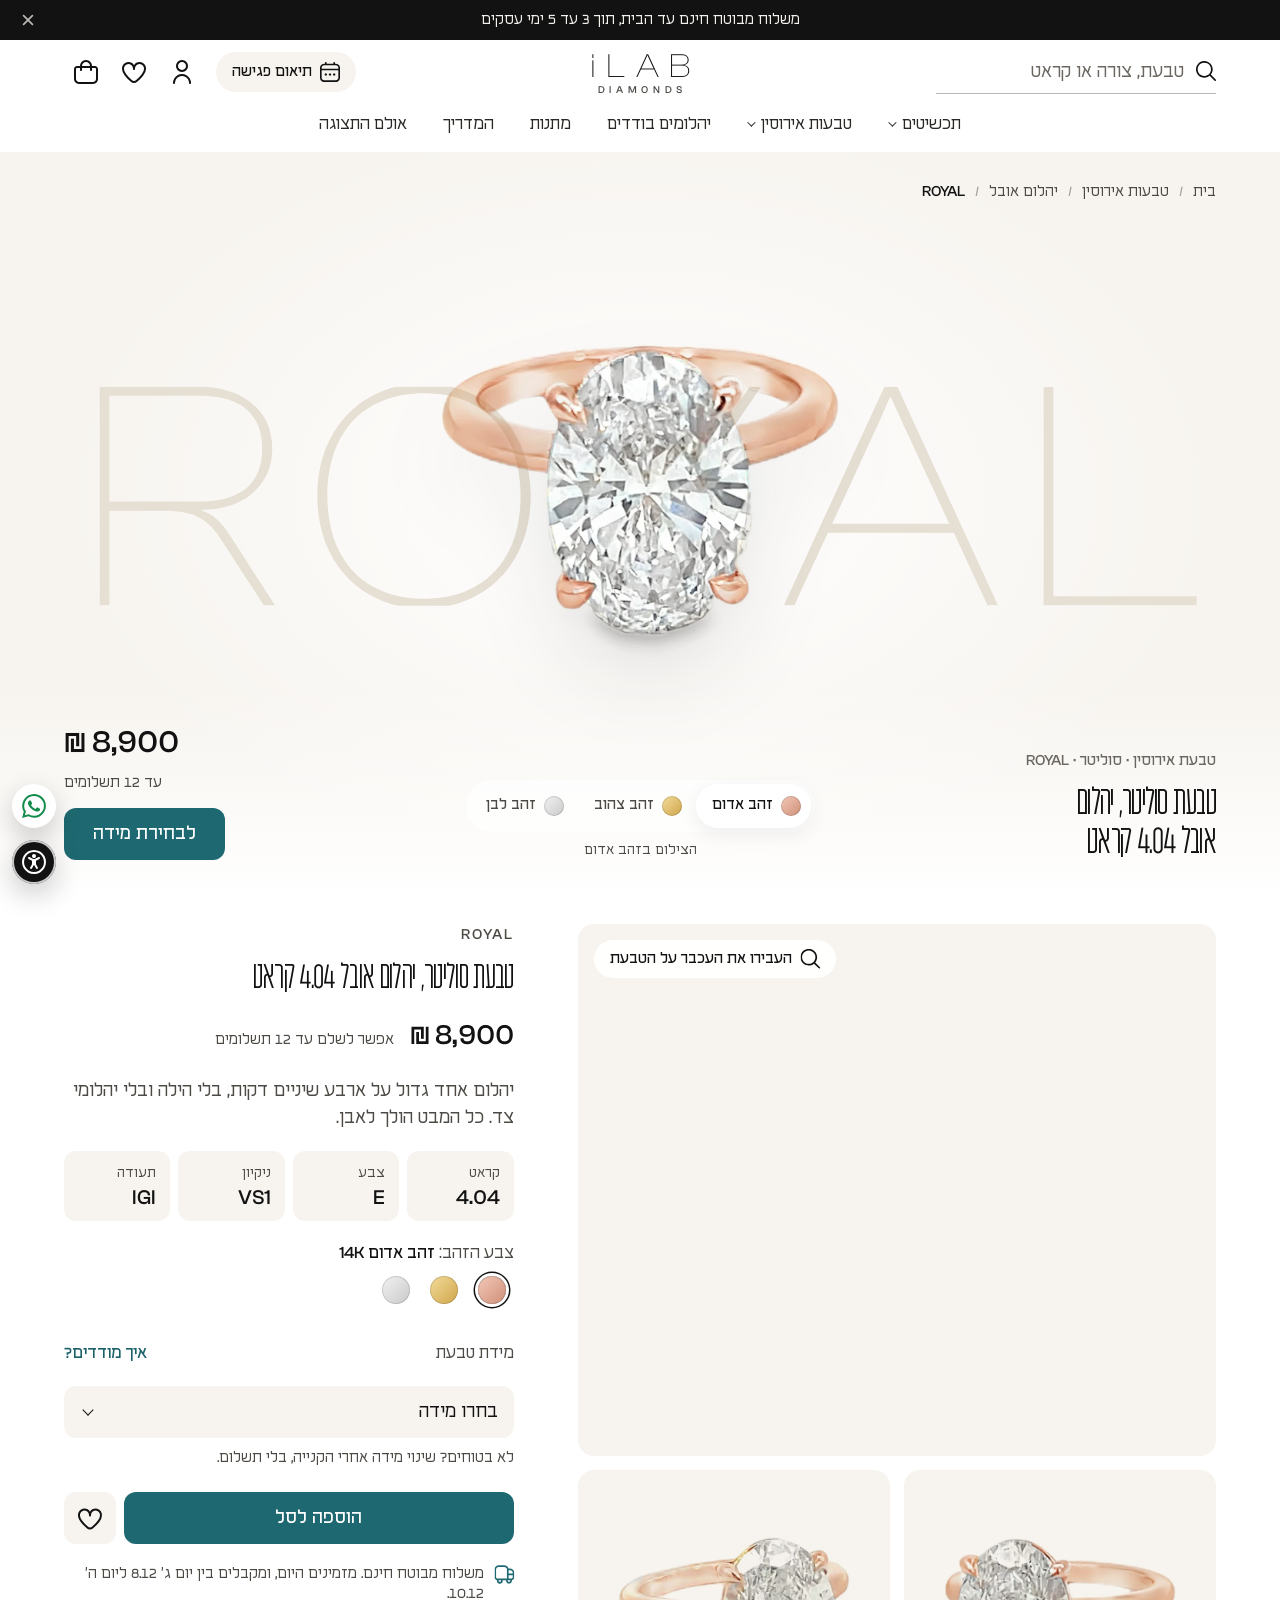
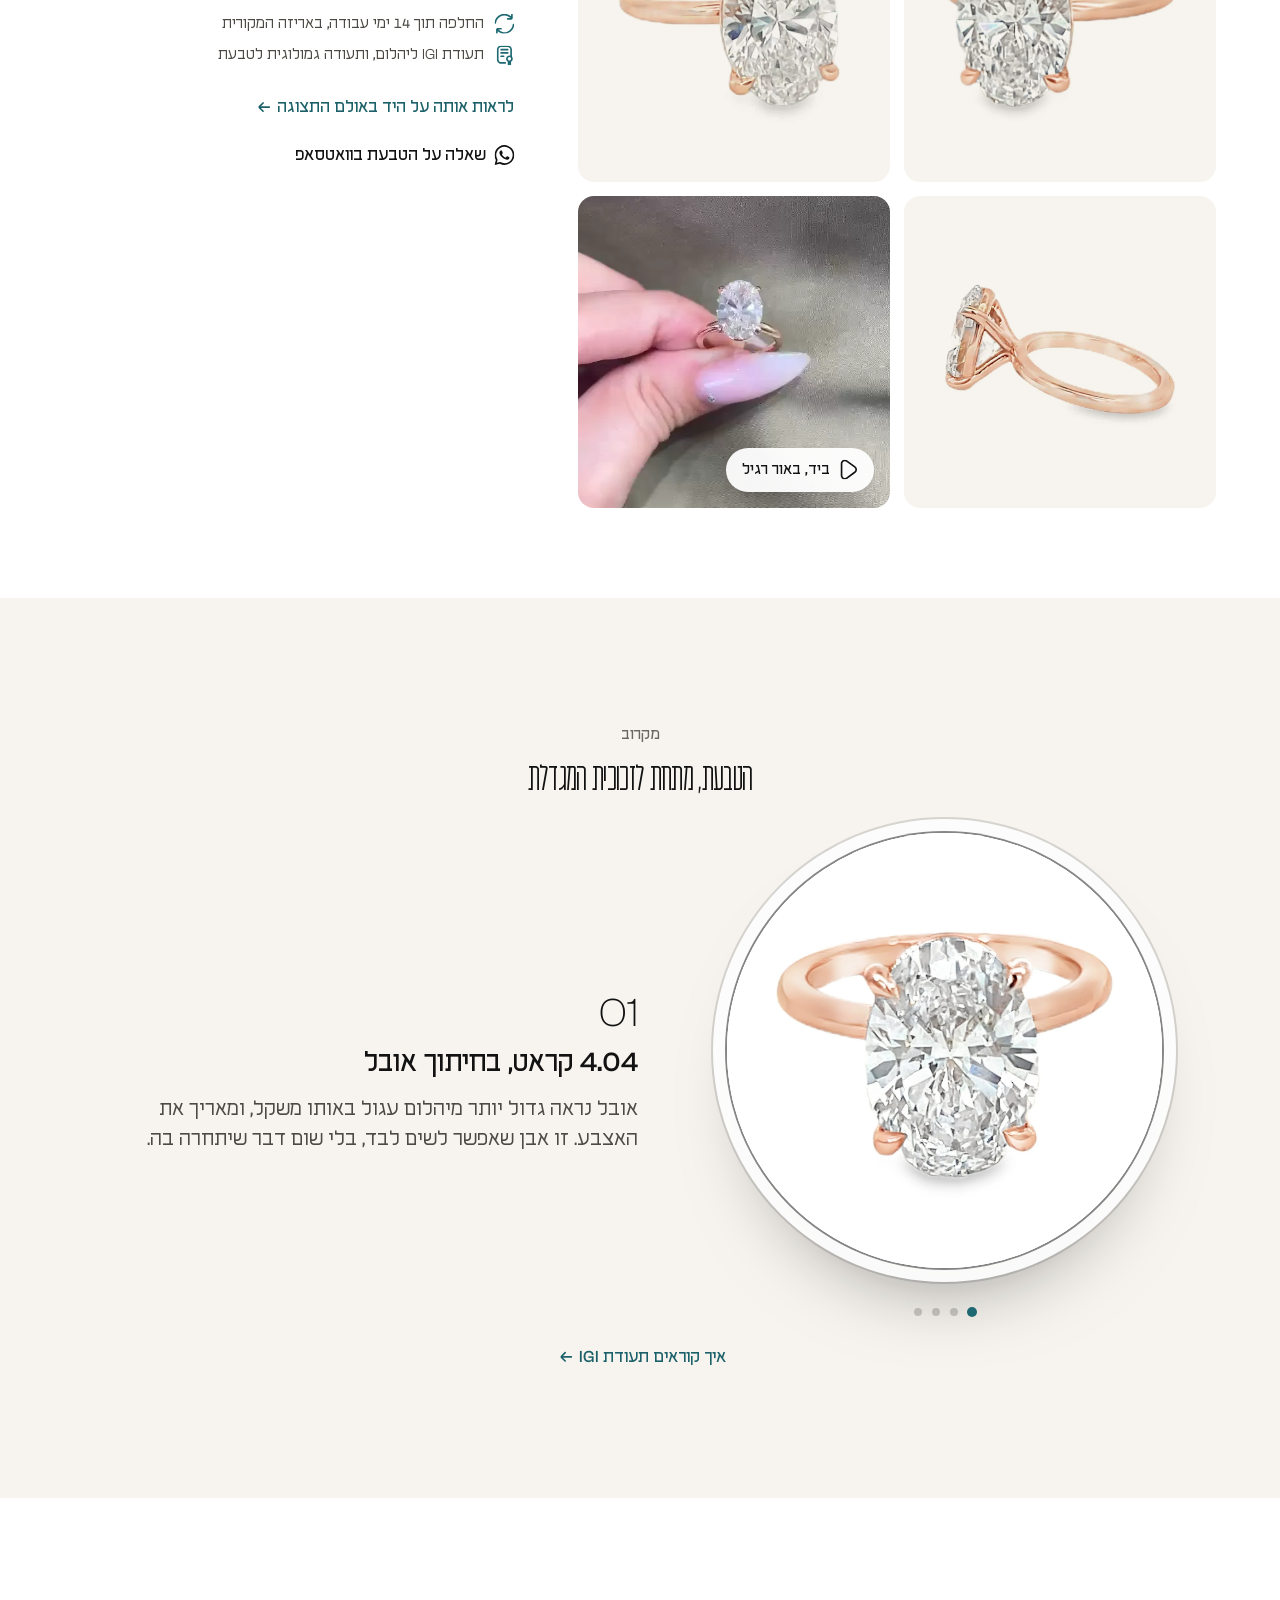
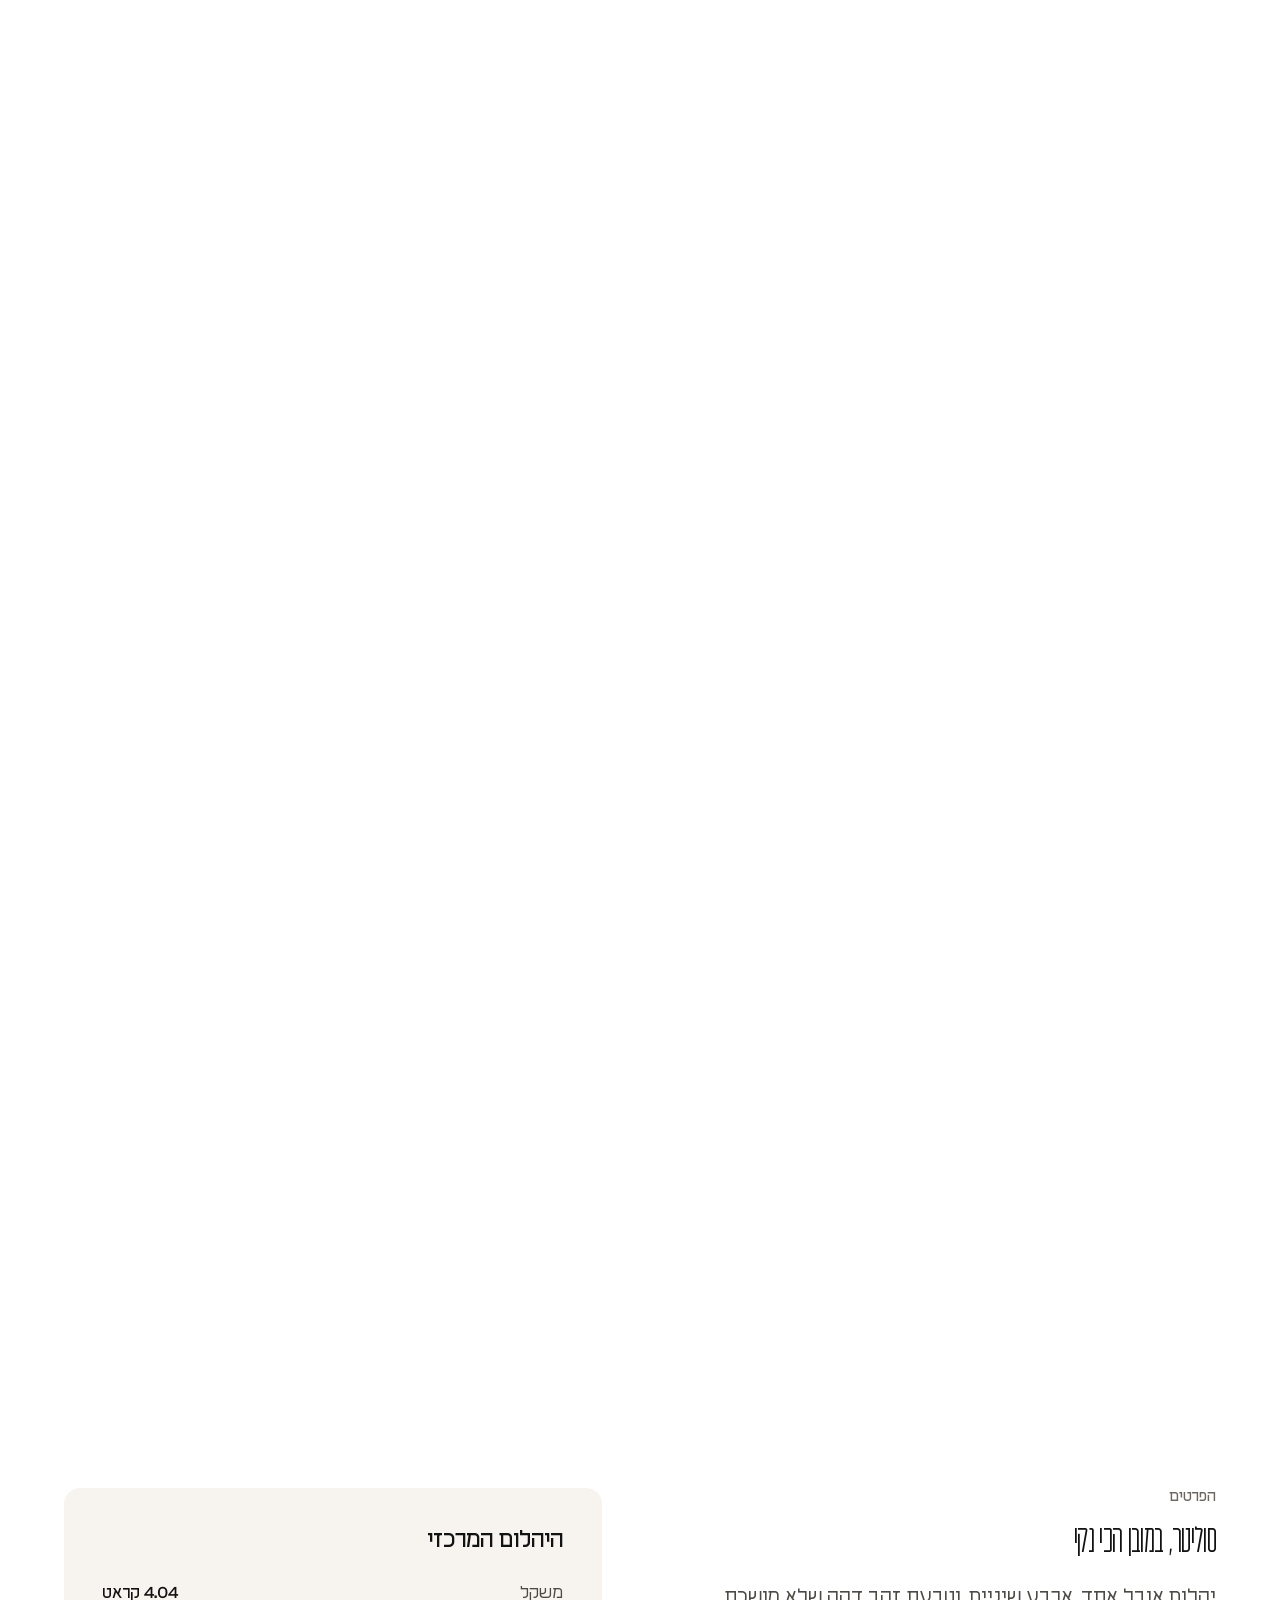
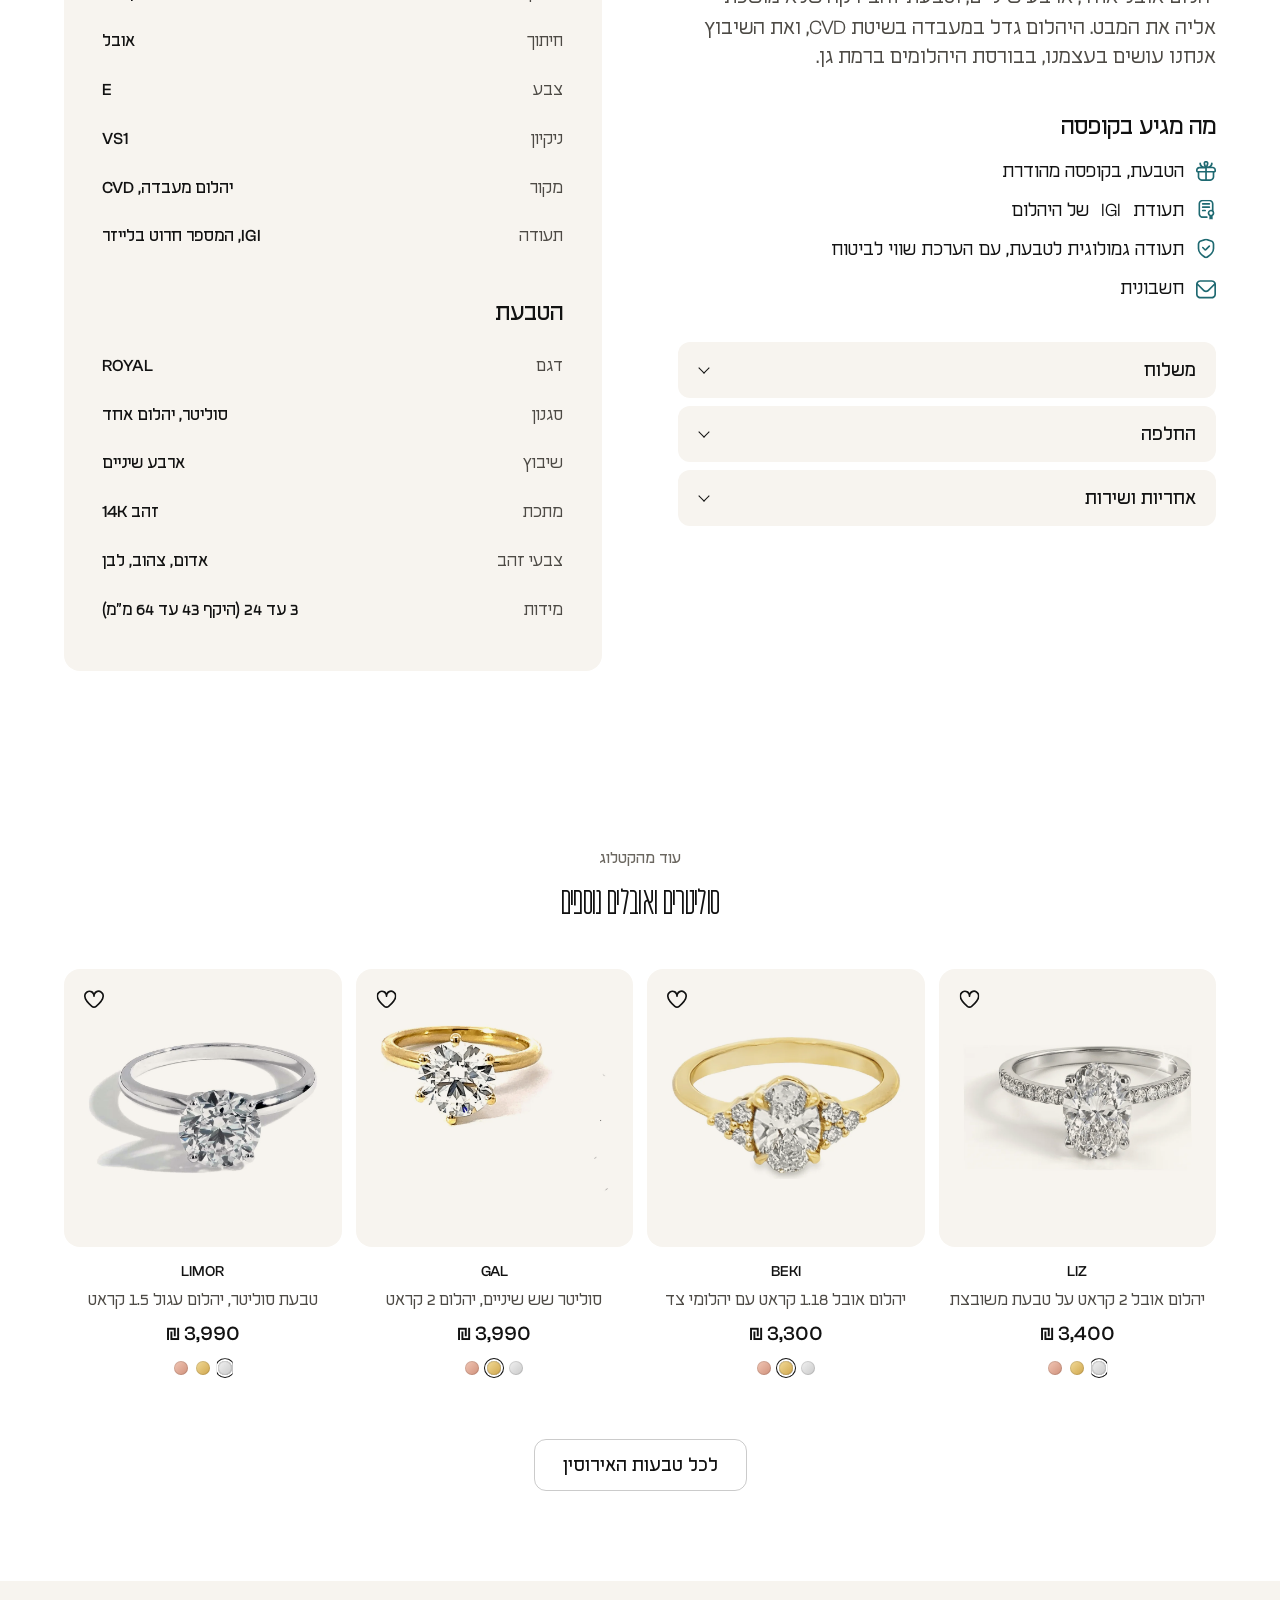
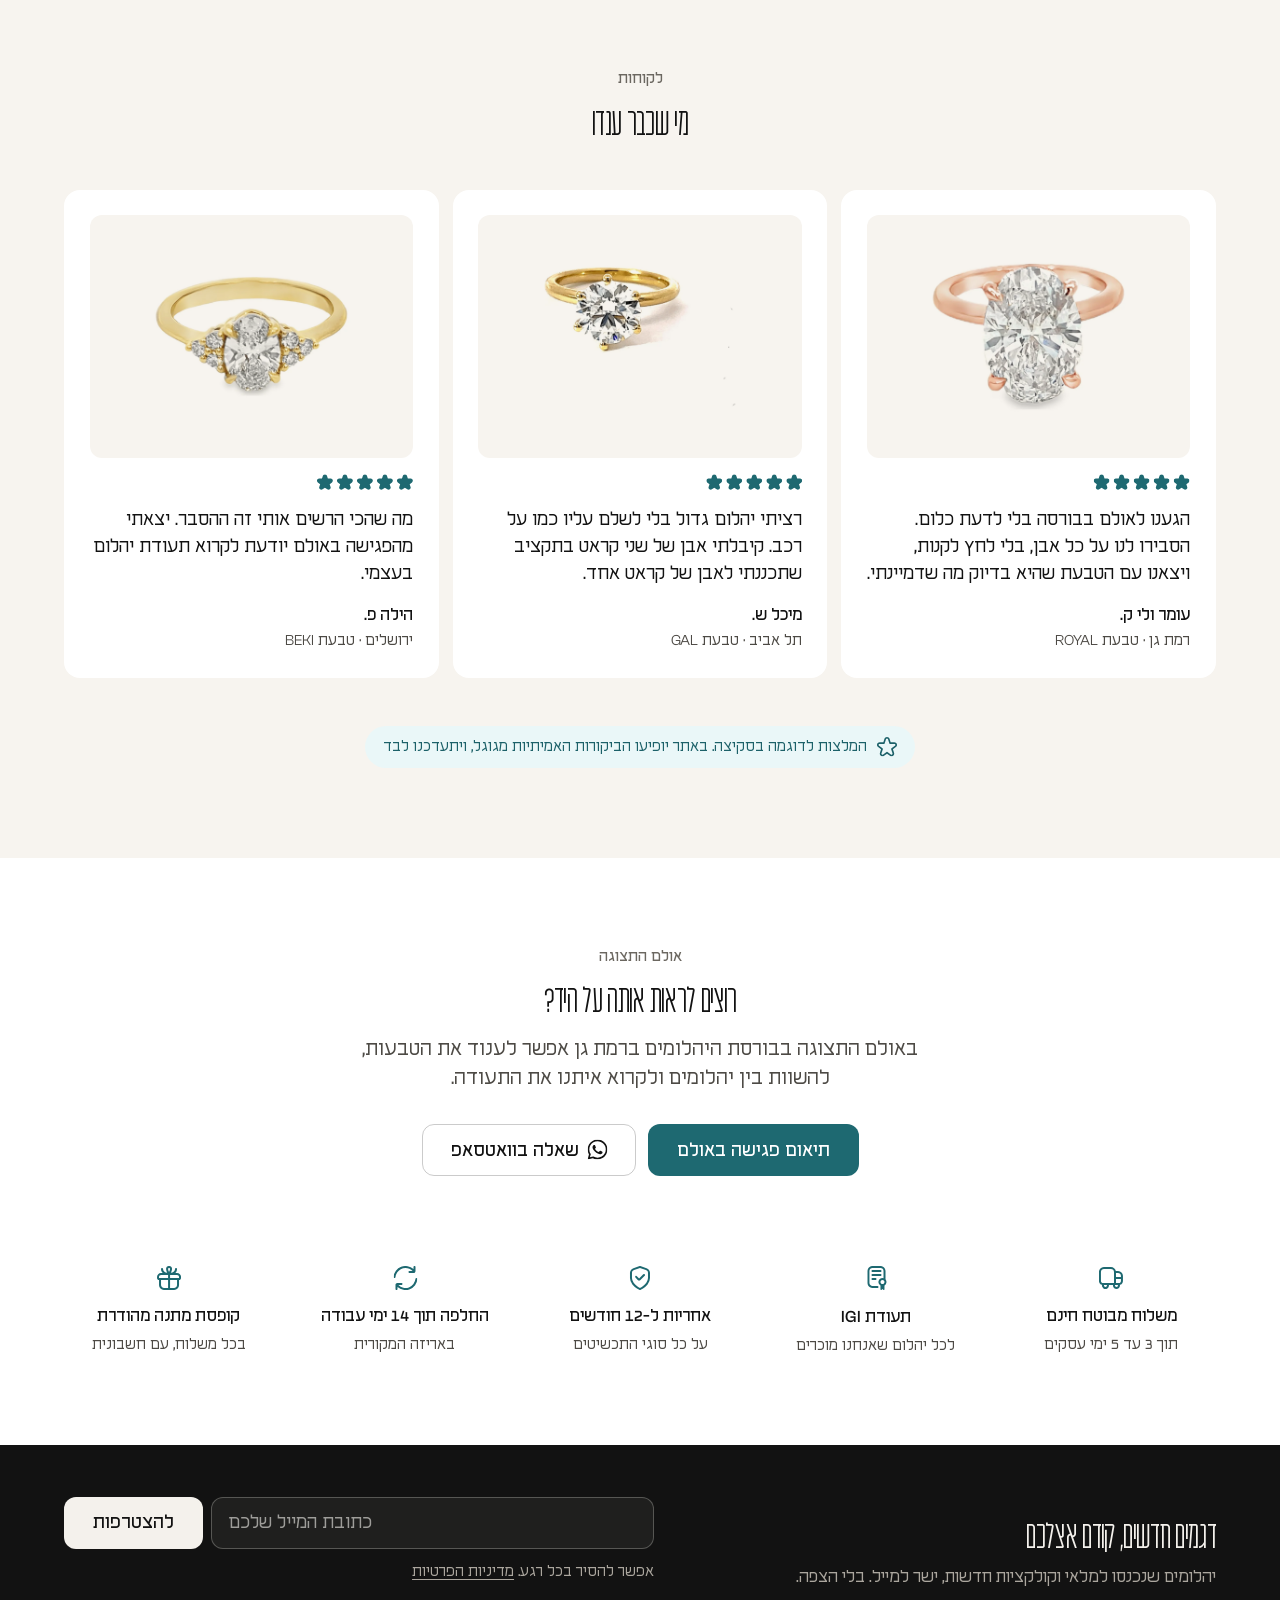
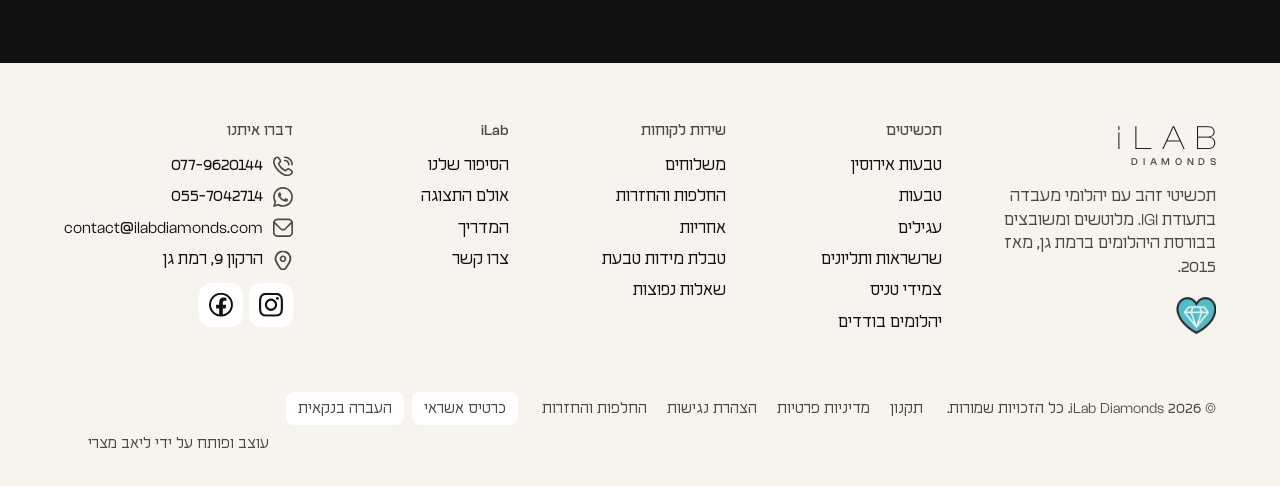
<file: royal.html>
<!doctype html>
<html lang="he" dir="rtl">
<head>
<meta charset="utf-8">
<meta name="viewport" content="width=device-width, initial-scale=1">
<title>ROYAL · טבעת סוליטר, יהלום אובל 4.04 קראט · iLab Diamonds</title>
<meta name="description" content="טבעת סוליטר מזהב 14K עם יהלום מעבדה אובל 4.04 קראט, צבע E וניקיון VS1, בתעודת IGI. 8,900 ₪, משלוח מבוטח חינם.">
<meta name="robots" content="noindex, nofollow">
<link rel="icon" href="images/brand/heart-mark.png">
<link rel="preload" href="fonts/FUP-Nesher-Light.woff2" as="font" type="font/woff2" crossorigin>
<link rel="preload" href="images/products/royal/stage-r.webp" as="image">
<link rel="stylesheet" href="css/site.css?v=25">
<link rel="stylesheet" href="css/product.css?v=4">
<script>
  document.documentElement.classList.add("js");
  /* page opening (engine/motion.md 2): only with motion allowed, and never inside the QA tools unless asked with ?intro */
  if (matchMedia("(prefers-reduced-motion: no-preference)").matches && !(/HeadlessChrome/.test(navigator.userAgent) && !new URLSearchParams(location.search).has("intro"))) document.documentElement.classList.add("open-anim");
</script>
</head>
<body class="pg-product">
<!-- icons:start --><svg width="0" height="0" style="position:absolute" aria-hidden="true" focusable="false"><symbol id="i-a11y" viewBox="0 0 300 300"><g ><path transform="translate(0 300) scale(1 -1)" d="M125 225Q125 235 132.5 242.5Q140 250 150.0 250.0Q160 250 167.5 242.5Q175 235 175.0 225.0Q175 215 167.5 207.5Q160 200 150.0 200.0Q140 200 132.5 207.5Q125 215 125 225ZM300 150Q300 109 280.0 74.5Q260 40 225.5 20.0Q191 0 150.0 0.0Q109 0 74.5 20.0Q40 40 20.0 74.5Q0 109 0.0 150.0Q0 191 20.0 225.5Q40 260 74.5 280.0Q109 300 150.0 300.0Q191 300 225.5 280.0Q260 260 280.0 225.5Q300 191 300 150ZM275 150Q275 184 258.0 212.5Q241 241 212.5 258.0Q184 275 150.0 275.0Q116 275 87.5 258.0Q59 241 42.0 212.5Q25 184 25.0 150.0Q25 116 42.0 87.5Q59 59 87.5 42.0Q116 25 150.0 25.0Q184 25 212.5 42.0Q241 59 258.0 87.5Q275 116 275 150ZM207 211 160 188H140L93 211Q88 213 83.5 211.5Q79 210 76.5 205.5Q74 201 75.5 196.0Q77 191 82 189L125 167V123L102 81Q99 77 100.5 72.0Q102 67 105.5 65.0Q109 63 113 63Q120 63 124 69L148 113H152L177 69Q180 62 187 63Q191 63 194.5 65.0Q198 67 199.5 72.0Q201 77 198 81L175 123V167L218 189Q223 191 224.5 196.0Q226 201 224.0 205.5Q222 210 217.0 211.5Q212 213 207 211Z"/></g></symbol><symbol id="i-arrow-left" viewBox="0 0 300 300"><g ><path transform="translate(0 300) scale(1 -1)" d="M238 163H113L154 204Q157 207 157.0 212.5Q157 218 153.5 221.5Q150 225 145.0 225.0Q140 225 136 221L82 168Q75 160 75 150Q75 140 82 132L136 79Q141 74 148.0 75.5Q155 77 157.0 84.0Q159 91 154 96L113 138H238Q243 138 246.5 141.5Q250 145 250.0 150.0Q250 155 246.5 159.0Q243 163 238 163Z"/></g></symbol><symbol id="i-bag" viewBox="0 0 300 300"><g ><path transform="translate(0 300) scale(1 -1)" d="M263 225H225Q225 245 215.0 262.5Q205 280 187.5 290.0Q170 300 150.0 300.0Q130 300 112.5 290.0Q95 280 85.0 262.5Q75 245 75 225H38Q22 225 11.0 214.0Q0 203 0 187V63Q0 46 8.5 31.5Q17 17 31.5 8.5Q46 0 62 0H238Q254 0 268.5 8.5Q283 17 291.5 31.5Q300 46 300 62V188Q300 203 289.0 214.0Q278 225 262 225ZM150 275Q171 275 185.5 260.5Q200 246 200 225H100Q100 246 114.5 260.5Q129 275 150 275ZM275 63Q275 47 264.0 36.0Q253 25 237 25H63Q47 25 36.0 36.0Q25 47 25 62V188Q25 193 28.5 196.5Q32 200 37 200H75V175Q75 170 78.5 166.0Q82 162 87.5 162.5Q93 163 96.5 166.5Q100 170 100 175V200H200V175Q200 170 203.5 166.0Q207 162 212.5 162.5Q218 163 221.5 166.5Q225 170 225 175V200H263Q268 200 271.5 196.5Q275 193 275 188Z"/></g></symbol><symbol id="i-cal" viewBox="0 0 300 300"><g ><path transform="translate(0 300) scale(1 -1)" d="M238 275H225V288Q225 293 221.5 296.5Q218 300 212.5 300.0Q207 300 203.5 296.5Q200 293 200 288V275H100V288Q100 293 96.5 296.5Q93 300 87.5 300.0Q82 300 78.5 296.5Q75 293 75 288V275H63Q46 275 31.5 266.5Q17 258 8.5 243.5Q0 229 0 213V63Q0 46 8.5 31.5Q17 17 31.5 8.5Q46 0 62 0H238Q254 0 268.5 8.5Q283 17 291.5 31.5Q300 46 300 62V213Q300 229 291.5 243.5Q283 258 268.5 266.5Q254 275 238 275ZM25 213Q25 228 36.0 239.0Q47 250 62 250H238Q253 250 264.0 239.0Q275 228 275 212V200H25ZM238 25H63Q47 25 36.0 36.0Q25 47 25 62V175H275V63Q275 47 264.0 36.0Q253 25 237 25ZM131 113Q131 105 136.5 99.5Q142 94 150.0 94.0Q158 94 163.5 99.5Q169 105 169.0 112.5Q169 120 163.5 125.5Q158 131 150.0 131.0Q142 131 136.5 125.5Q131 120 131 112ZM69 113Q69 105 74.5 99.5Q80 94 87.5 94.0Q95 94 100.5 99.5Q106 105 106.0 112.5Q106 120 100.5 125.5Q95 131 87.5 131.0Q80 131 74.5 125.5Q69 120 69 112ZM194 113Q194 105 199.5 99.5Q205 94 212.5 94.0Q220 94 225.5 99.5Q231 105 231.0 112.5Q231 120 225.5 125.5Q220 131 212.5 131.0Q205 131 199.5 125.5Q194 120 194 112Z"/></g></symbol><symbol id="i-cert" viewBox="0 0 300 300"><g ><path transform="translate(0 300) scale(1 -1)" d="M138 150Q143 150 146.5 146.5Q150 143 150.0 137.5Q150 132 146.5 128.5Q143 125 138 125H100Q95 125 91.5 128.5Q88 132 88.0 137.5Q88 143 91.5 146.5Q95 150 100 150ZM213 188Q213 193 209.0 196.5Q205 200 200 200H100Q95 200 91.5 196.5Q88 193 88.0 187.5Q88 182 91.5 178.5Q95 175 100 175H200Q205 175 209.0 178.5Q213 182 213 187ZM100 225H200Q205 225 209.0 228.5Q213 232 213.0 237.5Q213 243 209.0 246.5Q205 250 200 250H100Q95 250 91.5 246.5Q88 243 88.0 237.5Q88 232 91.5 228.5Q95 225 100 225ZM250 57V9Q250 3 244.5 0.5Q239 -2 235 3L225 12L215 3Q211 -2 205.5 0.5Q200 3 200 9V57Q185 65 178.5 81.0Q172 97 176.5 113.0Q181 129 194.5 139.5Q208 150 225 150Q231 150 238 148V238Q238 253 227.0 264.0Q216 275 200 275H100Q84 275 73.0 264.0Q62 253 62 237V88Q63 72 73.5 61.0Q84 50 100 50H163Q168 50 171.5 46.5Q175 43 175.0 37.5Q175 32 171.5 28.5Q168 25 163 25H100Q83 25 68.5 33.5Q54 42 46.0 56.5Q38 71 38 87V238Q38 254 46.0 268.5Q54 283 68.5 291.5Q83 300 100 300H200Q217 300 231.5 291.5Q246 283 254.0 268.5Q262 254 263 238V133Q270 124 273.0 113.5Q276 103 274.5 92.0Q273 81 266.5 71.5Q260 62 250 57ZM250 100Q250 110 242.5 117.5Q235 125 225.0 125.0Q215 125 207.5 117.5Q200 110 200.0 100.0Q200 90 207.5 82.5Q215 75 225.0 75.0Q235 75 242.5 82.5Q250 90 250 100Z"/></g></symbol><symbol id="i-close" viewBox="0 0 300 300"><g ><path transform="translate(0 300) scale(1 -1)" d="M225 225Q221 229 216.0 229.0Q211 229 207 225L150 168L93 225Q89 229 84.0 229.0Q79 229 75 225Q71 221 71.0 216.0Q71 211 75 207L132 150L75 93Q71 89 71.0 84.0Q71 79 75 75Q79 71 84.0 71.0Q89 71 93 75L150 132L207 75Q211 71 216.0 71.0Q221 71 225 75Q229 79 229.0 84.0Q229 89 225 93L168 150L225 207Q229 211 229.0 216.0Q229 221 225 225Z"/></g></symbol><symbol id="i-exchange" viewBox="0 0 300 300"><g ><path transform="translate(0 300) scale(1 -1)" d="M150 275Q175 275 198.0 265.0Q221 255 239 237H200Q195 237 191.0 233.5Q187 230 187 225H188Q188 220 191.5 216.0Q195 212 200 212H252Q261 213 268.0 219.5Q275 226 275 236V288Q275 293 271.5 296.5Q268 300 263 300Q257 300 253.5 296.5Q250 293 250 288V262Q218 290 176.5 297.5Q135 305 95.5 289.5Q56 274 30.0 240.0Q4 206 1 164Q0 158 4.0 154.0Q8 150 13 150Q18 150 21.5 153.0Q25 156 25 161Q28 193 45.5 219.0Q63 245 90.5 260.0Q118 275 150 275ZM287 150Q282 150 278.5 147.0Q275 144 275 139Q271 103 249.0 74.0Q227 45 192.5 32.5Q158 20 122.5 28.0Q87 36 61 63H100Q105 63 108.5 66.5Q112 70 112 75H113Q112 80 108.5 83.5Q105 87 100 87H48Q39 88 32.0 81.0Q25 74 25 64V13Q25 7 28.5 3.5Q32 0 37 0H38Q43 0 46.5 3.5Q50 7 50 13V38Q82 10 123.5 2.5Q165 -5 204.5 10.5Q244 26 270.0 60.0Q296 94 299 136Q300 142 296.0 146.0Q292 150 287 150Z"/></g></symbol><symbol id="i-fb" viewBox="0 0 300 300"><g ><path transform="translate(0 300) scale(1 -1)" d="M150.0 301.0Q109.0 301.0 74.5 281.0Q40.0 261.0 20.0 226.5Q0.0 192.0 0.0 151.0Q0.0 150.74415588378906 0.0007787435897625983 150.4885711669922C0.0002597116690594703 150.32577514648438 0.0 150.1629180908203 0.0 150.0C0.0 149.8370819091797 0.0002597116690594703 149.67422485351562 0.0007787435897625983 149.5114288330078Q0.0015233985614031553 149.75582885742188 0.0029801928903907537 150.0Q0.24413901567459106 109.578857421875 20.0 75.5Q40.0 41.0 74.5 21.0Q99.09788513183594 6.740357398986816 127.0 2.647585153579712V1.7521942853927612C134.4979705810547 0.5984981656074524 142.17906188964844 0.0 150.0 0.0C157.82093811035156 0.0 165.5020294189453 0.5984981656074524 173.0 1.7521942853927612V2.647585153579712Q200.90211486816406 6.740357398986816 225.5 21.0Q260.0 41.0 280.0 75.5Q299.7555236816406 109.57827758789062 299.99700927734375 149.99871826171875Q299.99847412109375 149.75421142578125 299.99920654296875 149.51129150390625C299.9997253417969 149.67413330078125 300.0 149.8370361328125 300.0 150.0C300.0 150.1629638671875 299.9997253417969 150.32586669921875 299.99920654296875 150.488525390625Q300.0 150.74891662597656 300.0 151.0Q300.0 192.0 280.0 226.5Q260.0 261.0 225.5 281.0Q191.0 301.0 150.0 301.0ZM127.0 28.05915069580078Q106.0810775756836 31.916549682617188 87.5 43.0Q59.0 60.0 42.0 88.5Q25.0 117.0 25.0 151.0Q25.0 185.0 42.0 213.5Q59.0 242.0 87.5 259.0Q116.0 276.0 150.0 276.0Q184.0 276.0 212.5 259.0Q241.0 242.0 258.0 213.5Q275.0 185.0 275.0 151.0Q275.0 117.0 258.0 88.5Q241.0 60.0 212.5 43.0Q193.91891479492188 31.916549682617188 173.0 28.05915069580078V105.0H208.0L215.0 149.0H173.0V177.0Q173.0 187.0 179.0 193.5Q185.0 200.0 198.0 200.0H217.0V237.0L206.0 238.0Q193.0 240.0 183.0 240.0Q157.0 240.0 142.0 224.5Q127.0 209.0 127.0 182.0V149.0H89.0V105.0H127.0V28.05915069580078Z"/></g></symbol><symbol id="i-gift" viewBox="0 0 300 300"><g ><path transform="translate(0 300) scale(1 -1)" d="M250 213H228Q239 222 244.5 235.0Q250 248 250 262Q250 268 246.5 271.5Q243 275 237.5 275.0Q232 275 228.5 271.5Q225 268 225 263Q225 240 207 228Q194 218 173 214Q185 237 188 262Q188 278 177.0 289.0Q166 300 150.0 300.0Q134 300 123.0 289.0Q112 278 113 262Q115 237 127 214Q106 218 93 228Q75 240 75 263Q75 268 71.5 271.5Q68 275 62.5 275.0Q57 275 53.5 271.5Q50 268 50 263Q50 248 55.5 235.0Q61 222 72 212H50Q29 213 14.5 198.0Q0 183 0 163V150Q0 140 7.5 132.5Q15 125 25 125V63Q25 46 33.5 31.5Q42 17 56.5 8.5Q71 0 87 0H213Q229 0 243.5 8.5Q258 17 266.5 31.5Q275 46 275 63V125Q285 125 292.5 132.5Q300 140 300 150V163Q300 183 285.5 197.5Q271 212 250 212ZM150 275Q155 275 159.0 271.5Q163 268 163 263Q160 242 150 225Q140 242 138 263Q138 268 141.5 271.5Q145 275 150 275ZM25 163Q25 173 32.5 180.0Q40 187 50 187H138V150H25ZM50 63V125H138V25H88Q72 25 61.0 36.0Q50 47 50 62ZM250 63Q250 47 239.0 36.0Q228 25 212 25H163V125H250ZM163 150V188H250Q260 188 267.5 180.5Q275 173 275 162V150Z"/></g></symbol><symbol id="i-heart" viewBox="0 0 300 300"><g ><path transform="translate(0 300) scale(1 -1)" d="M219 276Q197 276 178.5 265.0Q160 254 150 235Q140 254 121.5 265.0Q103 276 80.5 275.5Q58 275 39.0 263.0Q20 251 9.5 231.0Q-1 211 0 188Q0 149 36 102Q64 66 110 27Q127 12 150.0 12.0Q173 12 190 27Q236 66 264 102Q300 149 300 188Q301 211 290.5 231.0Q280 251 261.0 263.0Q242 275 219 276ZM174 46Q164 37 150.0 37.0Q136 37 126 46Q78 86 51.5 123.5Q25 161 25 188Q24 204 31.5 218.0Q39 232 52.0 241.0Q65 250 81.0 250.0Q97 250 110.5 241.0Q124 232 131.0 218.0Q138 204 138 188Q138 183 141.5 179.0Q145 175 150.0 175.0Q155 175 158.5 179.0Q162 183 163 188Q162 204 169.0 218.0Q176 232 189.5 241.0Q203 250 219.0 250.0Q235 250 248.0 241.0Q261 232 268.5 218.0Q276 204 275 188Q275 161 248.5 123.5Q222 86 174 46Z"/></g></symbol><symbol id="i-ig" viewBox="0 0 300 300"><g ><path transform="translate(0 300) scale(1 -1)" d="M150 273Q192 273 211 272Q241 271 256.0 256.0Q271 241 272 211Q273 192 273.0 150.0Q273 108 272 89Q271 59 256.0 44.0Q241 29 211 28Q192 27 150.0 27.0Q108 27 89 28Q59 29 44.0 44.0Q29 59 28 89Q27 108 27.0 150.0Q27 192 28 211Q29 241 44.0 256.0Q59 271 89 272Q108 273 150 273ZM150 300Q108 300 88 299Q48 297 25.5 274.5Q3 252 1 212Q0 192 0.0 150.0Q0 108 1 88Q3 48 25.5 25.5Q48 3 88 1Q108 0 150.0 0.0Q192 0 212 1Q252 3 274.5 25.5Q297 48 299 88Q300 108 300.0 150.0Q300 192 299 212Q297 252 274.5 274.5Q252 297 212 299Q192 300 150 300ZM150 227Q129 227 111.5 216.5Q94 206 83.5 188.5Q73 171 73.0 150.0Q73 129 83.5 111.5Q94 94 111.5 83.5Q129 73 150.0 73.0Q171 73 188.5 83.5Q206 94 216.5 111.5Q227 129 227.0 150.0Q227 171 216.5 188.5Q206 206 188.5 216.5Q171 227 150 227ZM150 100Q129 100 114.5 114.5Q100 129 100.0 150.0Q100 171 114.5 185.5Q129 200 150.0 200.0Q171 200 185.5 185.5Q200 171 200.0 150.0Q200 129 185.5 114.5Q171 100 150 100ZM212 230Q212 223 217.5 217.5Q223 212 230.5 212.0Q238 212 243.0 217.5Q248 223 248.0 230.5Q248 238 243.0 243.0Q238 248 230.5 248.0Q223 248 217.5 243.0Q212 238 212 230Z"/></g></symbol><symbol id="i-mail" viewBox="0 0 300 300"><g ><path transform="translate(0 300) scale(1 -1)" d="M238 288H63Q46 287 31.5 279.0Q17 271 8.5 256.5Q0 242 0 225V75Q0 58 8.5 43.5Q17 29 31.5 21.0Q46 13 62 12H238Q254 13 268.5 21.0Q283 29 291.5 43.5Q300 58 300 75V225Q300 242 291.5 256.5Q283 271 268.5 279.0Q254 287 238 288ZM63 263H238Q249 262 258.5 256.0Q268 250 272 239L177 143Q166 132 150.0 132.0Q134 132 123 143L28 239Q32 250 41.5 256.0Q51 262 62 262ZM238 38H63Q47 38 36.0 48.5Q25 59 25 75V206L106 126Q118 114 134.0 109.5Q150 105 166.0 109.5Q182 114 194 126L275 206V75Q275 59 264.0 48.5Q253 38 237 38Z"/></g></symbol><symbol id="i-pause" viewBox="0 0 300 300"><g ><path transform="translate(0 300) scale(1 -1)" d="M81 300Q63 300 50.0 287.0Q37 274 37 256V44Q38 26 50.5 13.0Q63 0 81.0 0.0Q99 0 112.0 13.0Q125 26 125 44V256Q125 274 112.0 287.0Q99 300 81 300ZM100 44Q100 36 94.5 30.5Q89 25 81.0 25.0Q73 25 68.0 30.5Q63 36 63 44V256Q63 264 68.0 269.5Q73 275 81.0 275.0Q89 275 94.5 269.5Q100 264 100 256ZM219 300Q201 300 188.0 287.0Q175 274 175 256V44Q175 26 188.0 13.0Q201 0 219.0 0.0Q237 0 250.0 13.0Q263 26 263 44V256Q263 274 250.0 287.0Q237 300 219 300ZM238 44Q237 36 232.0 30.5Q227 25 219.0 25.0Q211 25 205.5 30.5Q200 36 200 44V256Q200 264 205.5 269.5Q211 275 219.0 275.0Q227 275 232.5 269.5Q238 264 238 256Z"/></g></symbol><symbol id="i-phone" viewBox="0 0 300 300"><g ><path transform="translate(0 300) scale(1 -1)" d="M163 288Q163 293 166.5 296.5Q170 300 175 300Q209 300 237.5 283.0Q266 266 283.0 237.5Q300 209 300 175Q300 170 296.5 166.0Q293 162 287.5 162.5Q282 163 278.5 166.5Q275 170 275 175Q275 202 261.5 225.0Q248 248 225.0 261.5Q202 275 175 275Q170 275 166.5 278.5Q163 282 163 287ZM175 225Q196 225 210.5 210.5Q225 196 225 175Q225 170 228.5 166.0Q232 162 237.5 162.5Q243 163 246.5 166.5Q250 170 250 175Q250 195 240.0 212.5Q230 230 212.5 240.0Q195 250 175 250Q170 250 166.5 246.5Q163 243 163.0 237.5Q163 232 166.5 228.5Q170 225 175 225ZM289 91Q300 79 300.0 63.0Q300 47 289 36L277 23Q248 -5 202 2Q161 8 116 40Q72 71 41 115Q8 160 2 201Q-5 247 22 277L37 289Q48 300 64.0 300.0Q80 300 91 289L114 258Q125 247 125.0 231.5Q125 216 114 205L100 186Q112 157 134.5 134.5Q157 112 186 100L205 114Q216 125 231.5 125.0Q247 125 258 114ZM271 73Q256 84 241 96Q237 100 231.5 100.0Q226 100 222 96L196 76Q191 71 184 74Q146 88 117.0 117.0Q88 146 74 184Q71 191 76 196L96 222Q100 226 100.0 231.5Q100 237 96 241L73 271Q69 275 63.5 275.0Q58 275 54 271L39 258Q19 234 28 196Q36 162 65 125Q92 89 129.5 62.0Q167 35 201 28Q238 20 259 40L270 53Q275 57 275.0 62.5Q275 68 271 73Z"/></g></symbol><symbol id="i-pin" viewBox="0 0 300 300"><g ><path transform="translate(0 300) scale(1 -1)" d="M150 225Q129 225 114.5 210.5Q100 196 100.0 175.0Q100 154 114.5 139.5Q129 125 150.0 125.0Q171 125 185.5 139.5Q200 154 200.0 175.0Q200 196 185.5 210.5Q171 225 150 225ZM150 150Q140 150 132.5 157.5Q125 165 125.0 175.0Q125 185 132.5 192.5Q140 200 150.0 200.0Q160 200 167.5 192.5Q175 185 175.0 175.0Q175 165 167.5 157.5Q160 150 150 150ZM150 0Q134 0 119.5 7.0Q105 14 96 28Q24 127 24 174Q24 208 41.0 237.0Q58 266 87.0 283.0Q116 300 150.0 300.0Q184 300 213.0 283.0Q242 266 259.0 237.0Q276 208 276 174Q276 127 204 28Q195 14 180.5 7.0Q166 0 150 0ZM150 273Q123 273 100.5 259.5Q78 246 65.0 223.5Q52 201 52 174Q52 155 69.0 121.5Q86 88 118 43Q124 36 132.5 31.5Q141 27 150.0 27.0Q159 27 167.5 31.5Q176 36 182 43Q214 88 231.0 121.5Q248 155 248 174Q248 201 235.0 223.5Q222 246 199.5 259.5Q177 273 150 273Z"/></g></symbol><symbol id="i-play" viewBox="0 0 300 300"><g ><path transform="translate(0 300) scale(1 -1)" d="M256 200 137 288Q123 298 105.0 299.5Q87 301 71.5 293.0Q56 285 47.0 270.0Q38 255 38 238V63Q38 45 47.0 30.0Q56 15 72.0 7.0Q88 -1 105.5 0.5Q123 2 137 12L256 100Q268 108 275.0 121.5Q282 135 282.0 150.0Q282 165 275.0 178.5Q268 192 256 200ZM241 120 122 32Q114 26 103.0 25.0Q92 24 83.0 29.0Q74 34 68.5 43.0Q63 52 63 62V238Q62 248 68.0 257.0Q74 266 82.5 270.5Q91 275 100 275Q112 275 122 268L241 180Q249 175 253.0 167.0Q257 159 257.0 150.0Q257 141 253.0 133.0Q249 125 241 120Z"/></g></symbol><symbol id="i-search" viewBox="0 0 300 300"><g ><path transform="translate(0 300) scale(1 -1)" d="M296 21 222 96Q243 121 248.5 153.0Q254 185 243.5 215.5Q233 246 208.5 268.0Q184 290 153.0 297.0Q122 304 90.5 295.5Q59 287 36.0 264.0Q13 241 4.5 209.5Q-4 178 3.0 147.0Q10 116 32.0 91.5Q54 67 84.5 56.5Q115 46 147.0 51.5Q179 57 204 78L279 4Q282 0 287.5 0.0Q293 0 296.5 3.5Q300 7 300.0 12.5Q300 18 296 21ZM125 75Q98 75 75.0 88.5Q52 102 38.5 125.0Q25 148 25.0 175.0Q25 202 38.5 225.0Q52 248 75.0 261.5Q98 275 125.0 275.0Q152 275 175.0 261.5Q198 248 211.5 225.0Q225 202 225.0 175.0Q225 148 211.5 125.0Q198 102 175.0 88.5Q152 75 125 75Z"/></g></symbol><symbol id="i-shield" viewBox="0 0 300 300"><g ><path transform="translate(0 300) scale(1 -1)" d="M232 273 154 299Q150 301 146 299L68 273Q49 267 37.0 250.5Q25 234 25 214V150Q25 108 55 70Q77 42 112 20Q130 8 145 1Q150 -1 155 1Q170 8 188 20Q223 42 245 70Q275 108 275 150V214Q275 234 263.0 250.5Q251 267 232 273ZM250 150Q250 119 229 90Q213 68 185 48Q168 36 150 26Q132 36 115 48Q87 68 71 90Q50 119 50 150V214Q50 226 57.0 236.0Q64 246 76 250L150 274L224 250Q236 246 243.0 236.0Q250 226 250 214ZM191 196 139 144 111 173Q106 178 99.0 176.5Q92 175 90.0 168.0Q88 161 93 156L122 126Q128 118 138 118H139Q149 118 156 125L209 178Q213 182 213.0 187.5Q213 193 209.0 196.5Q205 200 200.0 200.0Q195 200 191 196Z"/></g></symbol><symbol id="i-star" viewBox="0 0 300 300"><g ><path transform="translate(0 300) scale(1 -1)" d="M298 190Q294 203 283.5 210.5Q273 218 260 218H205L188 270Q184 282 173.5 290.0Q163 298 150.0 298.0Q137 298 126.5 290.0Q116 282 112 270L95 218H40Q27 218 16.5 210.0Q6 202 2.0 190.0Q-2 178 2.0 165.5Q6 153 17 145L61 113L44 60Q40 48 44.0 35.5Q48 23 59.0 15.0Q70 7 83.0 7.0Q96 7 106 15L150 47L194 15Q204 7 217.0 7.0Q230 7 241.0 15.0Q252 23 256.0 35.5Q260 48 256 60L239 113L283 145Q294 153 298.0 165.5Q302 178 298 190ZM269 165 217 127Q214 125 212.5 121.0Q211 117 212 113L232 53Q234 48 232.0 43.0Q230 38 226.0 35.0Q222 32 217.0 32.0Q212 32 208 35L157 73Q154 75 150.0 75.0Q146 75 143 73L92 35Q88 32 83.0 32.0Q78 32 73.5 35.0Q69 38 67.5 43.0Q66 48 68 53L88 113Q89 117 87.5 121.0Q86 125 83 127L31 165Q27 168 25.5 173.0Q24 178 25.5 182.5Q27 187 31.0 190.0Q35 193 40 193H104Q108 193 111.5 195.5Q115 198 116 202L135 262Q137 267 141.0 270.0Q145 273 150.0 273.0Q155 273 159.0 270.0Q163 267 165 262L184 202Q185 198 188.5 195.5Q192 193 196 193H260Q265 193 269.0 190.0Q273 187 274.5 182.5Q276 178 274.5 173.0Q273 168 269 165Z"/></g></symbol><symbol id="i-star-fill" viewBox="0 0 300 300"><g ><path transform="translate(0 300) scale(1 -1)" d="M17 145 61 113 44 60Q40 48 44.0 35.5Q48 23 59.0 15.0Q70 7 83.0 7.0Q96 7 106 15L150 47L194 15Q204 7 217.0 7.0Q230 7 241.0 15.0Q252 23 256.0 35.5Q260 48 256 60L239 113L283 145Q294 153 298.0 165.5Q302 178 298.0 190.0Q294 202 283.5 210.0Q273 218 260 218H205L188 270Q184 282 173.5 290.0Q163 298 150.0 298.0Q137 298 126.5 290.0Q116 282 112 270L95 218H40Q27 218 16.5 210.0Q6 202 2.0 190.0Q-2 178 2.0 165.5Q6 153 17 145Z"/></g></symbol><symbol id="i-truck" viewBox="0 0 300 300"><g ><path transform="translate(0 300) scale(1 -1)" d="M238 238H211Q207 259 189.5 273.0Q172 287 150 287H63Q46 287 31.5 279.0Q17 271 8.5 256.5Q0 242 0 225V113Q0 95 10.5 81.5Q21 68 38 64Q36 51 41.0 39.0Q46 27 56.5 19.5Q67 12 80.5 12.0Q94 12 105.0 19.0Q116 26 121.0 38.0Q126 50 125 63H176L175 56Q175 38 188.0 25.5Q201 13 219.0 13.0Q237 13 250.0 25.5Q263 38 263 56Q263 60 262 64Q279 68 289.5 81.5Q300 95 300 112V175Q300 192 291.5 206.5Q283 221 268.5 229.0Q254 237 238 238ZM275 175V163H213V213H238Q253 213 264.0 202.0Q275 191 275 175ZM25 113V225Q25 241 36.0 252.0Q47 263 62 263H150Q166 263 177.0 252.0Q188 241 188 225V88H50Q40 88 32.5 95.0Q25 102 25 113ZM100 56Q100 48 94.5 43.0Q89 38 81.0 38.0Q73 38 68.0 43.0Q63 48 63 56Q63 59 64 63H99Q100 59 100 56ZM219 38Q211 38 205.5 43.0Q200 48 200 56Q200 59 201 63H236Q237 59 237 56Q238 48 232.5 43.0Q227 38 219 38ZM250 88H213V138H275V113Q275 102 267.5 95.0Q260 88 250 88Z"/></g></symbol><symbol id="i-user" viewBox="0 0 300 300"><g ><path transform="translate(0 300) scale(1 -1)" d="M150 150Q170 150 187.5 160.0Q205 170 215.0 187.5Q225 205 225.0 225.0Q225 245 215.0 262.5Q205 280 187.5 290.0Q170 300 150.0 300.0Q130 300 112.5 290.0Q95 280 85.0 262.5Q75 245 75.0 225.0Q75 205 85.0 187.5Q95 170 112.5 160.0Q130 150 150 150ZM150 275Q171 275 185.5 260.5Q200 246 200.0 225.0Q200 204 185.5 189.5Q171 175 150.0 175.0Q129 175 114.5 189.5Q100 204 100.0 225.0Q100 246 114.5 260.5Q129 275 150 275ZM150 125Q119 125 93.5 110.0Q68 95 53.0 69.0Q38 43 37 12Q38 7 41.5 3.5Q45 0 50.0 0.0Q55 0 58.5 3.5Q62 7 62 12Q63 36 74.5 56.0Q86 76 106.0 88.0Q126 100 150.0 100.0Q174 100 194.0 88.0Q214 76 226.0 56.0Q238 36 238 12Q238 7 241.5 3.5Q245 0 250.0 0.0Q255 0 259.0 3.5Q263 7 263 12Q262 43 247.0 69.0Q232 95 206.5 110.0Q181 125 150 125Z"/></g></symbol><symbol id="i-wa" viewBox="0 0 300 300"><g ><path transform="translate(0 300) scale(1 -1)" d="M256 256Q235 277 207.5 288.5Q180 300 151 300Q110 300 76.0 280.0Q42 260 22.0 226.0Q2 192 2.0 151.5Q2 111 22 77L1 0L80 21Q113 3 151 3Q191 3 225.0 23.0Q259 43 279.0 77.0Q299 111 299 151Q299 181 288.0 208.0Q277 235 256 256ZM151 28Q117 28 88 45L83 48L36 35L49 81L46 86Q27 116 27.0 150.5Q27 185 43.5 213.5Q60 242 88.5 258.5Q117 275 151 275Q175 275 198.0 265.5Q221 256 238.5 238.5Q256 221 265.0 198.5Q274 176 274 151Q274 118 257.5 89.5Q241 61 212.5 44.5Q184 28 151 28ZM218 120Q198 131 194.0 132.0Q190 133 188.0 133.0Q186 133 185 130Q181 126 173 116Q170 112 165 115L162 116Q147 123 135.0 133.5Q123 144 114 159Q113 162 113.5 163.5Q114 165 116 167L121 173Q123 175 125 178V179Q127 182 125 186L113 214Q112 218 110.0 219.0Q108 220 106 220H98Q92 220 88 215H87Q82 209 80 204Q75 195 75.0 184.0Q75 173 82 159Q85 152 90 146L91 145Q100 132 111 121Q132 99 154 90Q163 86 174.0 82.5Q185 79 198 81Q204 81 212.5 86.5Q221 92 223.0 98.0Q225 104 225.5 109.0Q226 114 225.5 115.5Q225 117 220 119Z"/></g></symbol></svg><!-- icons:end -->
<a class="skip" href="#main">דילוג לתוכן</a>

<!-- ===================== HEADER · MV:hd6 announcement bar + MV:b65 mega menu, headroom ===================== -->
<header class="hd-wrap" id="hdw">
<div class="hd" id="hd">
  <div class="hd-bar" role="region" aria-label="הודעות">
    <div class="hd-msgs">
      <p class="hd-msg on">משלוח מבוטח חינם עד הבית, תוך 3 עד 5 ימי עסקים</p>
      <p class="hd-msg" inert>כל יהלום מגיע עם תעודת <span class="lat">IGI</span> בינלאומית</p>
      <p class="hd-msg" inert>אחריות ל-12 חודשים על כל תכשיט</p>
    </div>
    <button class="hd-close" type="button" aria-label="סגירת שורת ההודעות"><svg class="ic" aria-hidden="true"><use href="#i-close"/></svg></button>
  </div>
  <div class="hd-body">
    <div class="hd-main">
      <button class="burger" type="button" aria-label="פתיחת התפריט" aria-expanded="false" aria-controls="md"><i></i><i></i><i></i></button>
      <form class="hd-search" role="search" action="#">
        <svg class="ic" aria-hidden="true"><use href="#i-search"/></svg>
        <input id="q" type="search" aria-label="חיפוש באתר" placeholder="טבעת, צורה או קראט" autocomplete="off"><span class="sr" role="status" aria-live="polite"></span>
      </form>
      <a class="logo" href="index.html" aria-label="iLab Diamonds, לעמוד הבית"><span class="logo-word">iLAB</span><span class="logo-sub">DIAMONDS</span></a>
      <div class="hd-actions">
        <a class="hd-appt" href="index.html#visit"><svg class="ic" aria-hidden="true"><use href="#i-cal"/></svg>תיאום פגישה</a>
        <a class="icon-btn acct" href="#" aria-label="החשבון שלי"><svg class="ic" aria-hidden="true"><use href="#i-user"/></svg></a>
        <a class="icon-btn fav" href="#" aria-label="רשימת המועדפים"><svg class="ic" aria-hidden="true"><use href="#i-heart"/></svg></a>
        <a class="icon-btn cart" href="#" aria-label="סל הקניות, 0 פריטים"><svg class="ic" aria-hidden="true"><use href="#i-bag"/></svg><span class="cart-n" hidden>0</span></a>
      </div>
    </div>
    <nav class="hd-nav" aria-label="ניווט ראשי">
      <ul>
        <li class="mega">
          <button class="nav-trig" type="button" aria-expanded="false" aria-controls="mg1">תכשיטים <i aria-hidden="true"></i></button>
          <div class="mg" id="mg1"><div class="mg-card">
            <div class="mg-col"><h3 class="mg-h">לפי סוג</h3>
              <ul class="mg-links">
                <li><a href="index.html#cats">טבעות <small>145</small></a></li>
                <li><a href="index.html#cats">עגילים <small>55</small></a></li>
                <li><a href="index.html#cats">שרשראות ותליונים <small>86</small></a></li>
                <li><a href="index.html#cats">צמידים וצמידי טניס <small>45</small></a></li>
                <li><a href="index.html#cats">תכשיטים עם אבני חן <small>19</small></a></li>
                <li><a href="index.html#cats">תכשיטים לגבר <small>8</small></a></li>
              </ul>
            </div>
            <div class="mg-col"><h3 class="mg-h">לפי צורת היהלום</h3>
              <ul class="mg-shapes">
                <li><a href="index.html#shapes" data-shape="0"><img src="images/shapes/agol.webp" alt="" width="34" height="34" loading="lazy">עגול</a></li>
                <li><a href="index.html#shapes" data-shape="1"><img src="images/shapes/oval-1.webp" alt="" width="34" height="34" loading="lazy">אובל</a></li>
                <li><a href="index.html#shapes" data-shape="2"><img src="images/shapes/tipa.webp" alt="" width="34" height="34" loading="lazy">טיפה</a></li>
                <li><a href="index.html#shapes" data-shape="3"><img src="images/shapes/markiza.webp" alt="" width="34" height="34" loading="lazy">מרקיזה</a></li>
                <li><a href="index.html#shapes" data-shape="4"><img src="images/shapes/emerald-1.webp" alt="" width="34" height="34" loading="lazy">אמרלד</a></li>
                <li><a href="index.html#shapes" data-shape="5"><img src="images/shapes/lev.webp" alt="" width="34" height="34" loading="lazy">לב</a></li>
                <li><a href="index.html#shapes" data-shape="6"><img src="images/shapes/princess.webp" alt="" width="34" height="34" loading="lazy">פרינסס</a></li>
                <li><a href="index.html#shapes" data-shape="7"><img src="images/shapes/coushon.webp" alt="" width="34" height="34" loading="lazy">קושן</a></li>
                <li><a href="index.html#shapes" data-shape="8"><img src="images/shapes/radiant.webp" alt="" width="34" height="34" loading="lazy">רדיאנט</a></li>
                <li><a href="index.html#shapes" data-shape="9"><img src="images/shapes/ascher2.webp" alt="" width="34" height="34" loading="lazy">אשר</a></li>
              </ul>
            </div>
            <a class="mg-side" href="index.html#cats"><img src="images/stock/necklace-floating.webp" alt="" loading="lazy"><span>תליונים עם יהלום מרחף, בחיתוך מרקיזה, טיפה ועגול</span></a>
          </div></div>
        </li>
        <li class="mega">
          <button class="nav-trig" type="button" aria-expanded="false" aria-controls="mg2">טבעות אירוסין <i aria-hidden="true"></i></button>
          <div class="mg" id="mg2"><div class="mg-card">
            <div class="mg-col"><h3 class="mg-h">לפי סגנון</h3>
              <ul class="mg-links">
                <li><a href="index.html#gates">סוליטר, יהלום אחד</a></li>
                <li><a href="index.html#gates">שלוש אבנים</a></li>
                <li><a href="index.html#gates">הילה סביב היהלום</a></li>
                <li><a href="index.html#gates">טבעות נצח</a></li>
                <li><a href="index.html#gates">טבעות נישואין תואמות</a></li>
              </ul>
            </div>
            <div class="mg-col"><h3 class="mg-h">מתחילים מכאן</h3>
              <ul class="mg-links">
                <li><a href="index.html#gates">בוחרים שיבוץ, ואז יהלום</a></li>
                <li><a href="index.html#gates">בוחרים יהלום בודד עם תעודה</a></li>
                <li><a href="index.html#guides">איך בוחרים יהלום לפי 4C</a></li>
                <li><a href="index.html#guides">טבלת מידות טבעת</a></li>
              </ul>
            </div>
            <a class="mg-side" href="index.html#visit"><img src="images/stock/engagement-hand.webp" alt="" loading="lazy"><span>רוצים לראות את הטבעת על היד לפני? קבעו פגישה באולם התצוגה</span></a>
          </div></div>
        </li>
        <li><a class="nav-a" href="index.html#gates">יהלומים בודדים</a></li>
        <li><a class="nav-a" href="index.html#picks">מתנות</a></li>
        <li><a class="nav-a" href="index.html#guides">המדריך</a></li>
        <li><a class="nav-a" href="index.html#visit">אולם התצוגה</a></li>
      </ul>
    </nav>
  </div>
</div>
</header>

<!-- mobile drawer (MV:b65 / b66) -->
<div class="md" id="md" role="dialog" aria-modal="true" aria-label="תפריט">
  <div class="md-scrim"></div>
  <nav class="md-panel" aria-label="תפריט">
    <div class="md-top"><span class="logo"><span class="logo-word">iLAB</span></span><button class="md-close" type="button" aria-label="סגירת התפריט"><svg class="ic" aria-hidden="true"><use href="#i-close"/></svg></button></div>
    <ul class="md-list">
      <li class="md-item"><button class="md-acc" type="button" aria-expanded="false" aria-controls="md-s1">תכשיטים <i aria-hidden="true"></i></button>
        <div class="md-sub" id="md-s1"><div><a href="index.html#cats">טבעות</a><a href="index.html#cats">עגילים</a><a href="index.html#cats">שרשראות ותליונים</a><a href="index.html#cats">צמידים וצמידי טניס</a><a href="index.html#cats">תכשיטים עם אבני חן</a><a href="index.html#cats">תכשיטים לגבר</a></div></div></li>
      <li class="md-item"><button class="md-acc" type="button" aria-expanded="false" aria-controls="md-s2">טבעות אירוסין <i aria-hidden="true"></i></button>
        <div class="md-sub" id="md-s2"><div><a href="index.html#gates">סוליטר, יהלום אחד</a><a href="index.html#gates">שלוש אבנים</a><a href="index.html#gates">הילה סביב היהלום</a><a href="index.html#gates">טבעות נצח</a><a href="index.html#shapes">לפי צורת היהלום</a></div></div></li>
      <li class="md-item"><a class="md-link" href="index.html#gates">יהלומים בודדים</a></li>
      <li class="md-item"><a class="md-link" href="index.html#picks">מתנות</a></li>
      <li class="md-item"><a class="md-link" href="index.html#guides">המדריך</a></li>
      <li class="md-item"><a class="md-link" href="index.html#visit">אולם התצוגה</a></li>
    </ul>
    <div class="md-foot">
      <a class="btn btn-primary" href="index.html#visit">תיאום פגישה באולם</a>
      <a class="btn btn-ghost" href="https://wa.me/972557042714" target="_blank" rel="noopener">שאלה בוואטסאפ</a>
    </div>
  </nav>
</div>

<main id="main" tabindex="-1">

<!-- ===================== 0 · STAGE · the ring alone on a stage (approved 5.10.2026). ROYAL behind it as a drawing, the gold changes
     under a passing light (a rendering of the photo, which is rose gold), and on scroll the ring lands in the gallery ===================== -->
<section class="stage" id="stage" aria-labelledby="p-title">
  <nav class="crumbs" aria-label="פירורי לחם">
    <ol><li><a href="index.html">בית</a></li><li><a href="index.html#gates">טבעות אירוסין</a></li><li><a href="index.html#shapes">יהלום אובל</a></li><li><span class="lat" aria-current="page">ROYAL</span></li></ol>
</nav>
  <svg class="stage-word" viewBox="0 -670 3452 670" aria-hidden="true" focusable="false"><path d="M100 0V-290H268C363 -290 403 -262 440 -205L573 0H607L467 -218C444 -253 418 -280 383 -290V-293C506 -292 599 -364 599 -480C599 -600 504 -670 376 -670H70V0ZM100 -642H376C499 -642 568 -589 568 -480C568 -371 499 -318 376 -318H100ZM1064.0 10C1251.0 10 1391.0 -126 1391.0 -335C1391.0 -544 1251.0 -680 1064.0 -680C877.0 -680 737.0 -544 737.0 -335C737.0 -126 877.0 10 1064.0 10ZM1064.0 -20C883.0 -20 768.0 -136 768.0 -335C768.0 -534 883.0 -650 1064.0 -650C1245.0 -650 1360.0 -534 1360.0 -335C1360.0 -136 1245.0 -20 1064.0 -20ZM1809.0 0V-247L2097.0 -670H2062.0L1850.0 -357L1797.0 -279H1794.0L1740.0 -357L1526.0 -670H1491.0L1779.0 -247V0ZM2199.0 0 2302.0 -222H2688.0L2791.0 0H2823.0L2515.0 -670H2475.0L2167.0 0ZM2458.0 -560 2492.0 -638H2495.0L2530.0 -560L2674.0 -250H2315.0ZM3432.0 0V-28H2993.0V-670H2963.0V0Z"/></svg>
  <div class="stage-ring" aria-hidden="true">
    <img class="sr-img is-on" data-m="r" src="images/products/royal/stage-r.webp" alt="" width="1400" height="1400" fetchpriority="high">
    <img class="sr-img" data-m="y" src="images/products/royal/stage-y.webp" alt="" width="1400" height="1400" decoding="async">
    <img class="sr-img" data-m="w" src="images/products/royal/stage-w.webp" alt="" width="1400" height="1400" decoding="async">
    <span class="sr-sheen"></span>
  </div>
  <div class="stage-title rv">
    <span class="kicker">טבעת אירוסין · סוליטר · <span class="lat">ROYAL</span></span>
    <h1 id="p-title">טבעת סוליטר, יהלום אובל 4.04 קראט</h1>
  </div>
  <div class="stage-metal rv">
    <div class="sm-row" role="group" aria-label="צבע הזהב">
      <button class="sm" type="button" data-m="r" aria-pressed="true"><i class="r" aria-hidden="true"></i>זהב אדום</button>
      <button class="sm" type="button" data-m="y" aria-pressed="false"><i class="y" aria-hidden="true"></i>זהב צהוב</button>
      <button class="sm" type="button" data-m="w" aria-pressed="false"><i class="w" aria-hidden="true"></i>זהב לבן</button>
    </div>
    <p class="sm-note" data-sim-note>הצילום בזהב אדום</p>
  </div>
  <div class="stage-buy rv">
    <span class="price">8,900 ₪</span>
    <span class="stage-pay">עד 12 תשלומים</span>
    <a class="btn btn-primary" href="#product" data-to-size>לבחירת מידה</a>
  </div>
</section>
<!-- ===================== 1 · PRODUCT · R9, C1 split: the gallery against a buy box that stays at eye level ===================== -->
<section class="pdp" id="product" aria-labelledby="box-h">
  <div class="gal" role="region" aria-roledescription="גלריה" aria-label="תמונות הטבעת">
    <div class="gal-track" tabindex="0" aria-label="תמונות הטבעת, גוללים הצידה">
      <figure class="gal-item gal-main" data-n="1"><img data-base="images/products/royal/1" src="images/products/royal/1.webp" alt="הטבעת מלפנים: יהלום אובל גדול על טבעת דקה מזהב אדום" width="1670" height="1670" fetchpriority="high"><span class="loupe" aria-hidden="true"><span class="loupe-in"></span></span></figure>
      <figure class="gal-item" data-n="2"><img data-base="images/products/royal/2" src="images/products/royal/2.webp" alt="הטבעת בזווית, ארבע השיניים אוחזות את היהלום" width="1396" height="1396" loading="lazy"><span class="loupe" aria-hidden="true"><span class="loupe-in"></span></span></figure>
      <figure class="gal-item" data-n="3"><img data-base="images/products/royal/3" src="images/products/royal/3.webp" alt="הטבעת בחצי פרופיל, היהלום מורם מעל הזהב" width="1248" height="1248" loading="lazy"><span class="loupe" aria-hidden="true"><span class="loupe-in"></span></span></figure>
      <figure class="gal-item" data-n="4"><img data-base="images/products/royal/4" src="images/products/royal/4.webp" alt="הטבעת מהצד: כך היהלום יושב על השיניים" width="1193" height="1193" loading="lazy"><span class="loupe" aria-hidden="true"><span class="loupe-in"></span></span></figure>
      <figure class="gal-item gal-video" data-n="5">
        <video muted playsinline loop preload="none" poster="video/royal-hand.webp" width="480" height="848" aria-label="סרטון: הטבעת ביד, באור רגיל"><source src="video/royal-hand.mp4" type="video/mp4"></video>
        <button class="gal-play" type="button" aria-pressed="false"><svg class="ic ic-play" aria-hidden="true"><use href="#i-play"/></svg><svg class="ic ic-pause" aria-hidden="true"><use href="#i-pause"/></svg><span>ביד, באור רגיל</span></button>
      </figure>
    </div>
    <p class="gal-count" aria-hidden="true"><span data-gal-now>1</span> / 5</p>
    <p class="loupe-hint" aria-hidden="true"><svg class="ic" aria-hidden="true"><use href="#i-search"/></svg>העבירו את העכבר על הטבעת</p>
  </div>

  <div class="box">
    <span class="box-model lat rv">ROYAL</span>
    <h2 class="box-h rv" id="box-h">טבעת סוליטר, יהלום אובל 4.04 קראט</h2>
    <p class="box-price rv"><span class="price">8,900 ₪</span><span class="box-pay">אפשר לשלם עד 12 תשלומים</span></p>
    <p class="box-lead rv">יהלום אחד גדול על ארבע שיניים דקות, בלי הילה ובלי יהלומי צד. כל המבט הולך לאבן.</p>
    <dl class="box-specs rv">
      <div><dt>קראט</dt><dd class="lat">4.04</dd></div>
      <div><dt>צבע</dt><dd class="lat">E</dd></div>
      <div><dt>ניקיון</dt><dd class="lat">VS1</dd></div>
      <div><dt>תעודה</dt><dd class="lat">IGI</dd></div>
    </dl>

    <fieldset class="opt rv">
      <legend class="opt-h">צבע הזהב: <b data-metal-name>זהב אדום <span class="lat">14K</span></b></legend>
      <div class="metals">
        <label class="metal"><input type="radio" name="metal" value="r" checked data-name="זהב אדום"><i class="r" aria-hidden="true"></i><span class="sr">זהב אדום 14K</span></label>
        <label class="metal"><input type="radio" name="metal" value="y" data-name="זהב צהוב"><i class="y" aria-hidden="true"></i><span class="sr">זהב צהוב 14K</span></label>
        <label class="metal"><input type="radio" name="metal" value="w" data-name="זהב לבן"><i class="w" aria-hidden="true"></i><span class="sr">זהב לבן 14K</span></label>
      </div>
      <p class="opt-note" data-metal-note hidden>הצילומים במקור בזהב אדום, והצבע שבחרתם מוצג עליהם כהדמיה. אותו דגם ואותו יהלום.</p>
    </fieldset>

    <div class="opt rv">
      <div class="opt-row"><label class="opt-h" for="size">מידת טבעת</label><button class="tlink" type="button" data-open-sizes>איך מודדים?</button></div>
      <div class="sel"><select id="size" aria-describedby="size-help size-err">
        <option value="">בחרו מידה</option>
      </select></div>
      <p class="opt-help" id="size-help">לא בטוחים? שינוי מידה אחרי הקנייה, בלי תשלום.</p>
      <p class="opt-err" id="size-err" role="alert"></p>
    </div>

    <div class="buy rv">
      <button class="btn btn-primary buy-btn" type="button" data-add>הוספה לסל</button>
      <button class="buy-fav" type="button" aria-pressed="false" aria-label="הוספה למועדפים"><svg class="ic" aria-hidden="true"><use href="#i-heart"/></svg></button>
    </div>
    <p class="buy-msg" role="status" aria-live="polite"></p>

    <ul class="assure rv">
      <li><svg class="ic" aria-hidden="true"><use href="#i-truck"/></svg><span>משלוח מבוטח חינם. <span data-eta>מגיע תוך 3 עד 5 ימי עסקים</span></span></li>
      <li><svg class="ic" aria-hidden="true"><use href="#i-exchange"/></svg><span>החלפה תוך 14 ימי עבודה, באריזה המקורית</span></li>
      <li><svg class="ic" aria-hidden="true"><use href="#i-cert"/></svg><span>תעודת <span class="lat">IGI</span> ליהלום, ותעודה גמולוגית לטבעת</span></li>
    </ul>
    <div class="box-links rv">
      <a class="tlink" href="index.html#visit">לראות אותה על היד באולם התצוגה<svg class="arr" aria-hidden="true"><use href="#i-arrow-left"/></svg></a>
      <a class="box-wa" href="https://wa.me/972557042714?text=%D7%A9%D7%9C%D7%95%D7%9D%2C%20%D7%99%D7%A9%20%D7%9C%D7%99%20%D7%A9%D7%90%D7%9C%D7%94%20%D7%A2%D7%9C%20%D7%98%D7%91%D7%A2%D7%AA%20ROYAL" target="_blank" rel="noopener"><svg class="ic" aria-hidden="true"><use href="#i-wa"/></svg>שאלה על הטבעת בוואטסאפ</a>
    </div>
  </div>
</section>

<!-- ===================== 2 · A CLOSE LOOK · the signature (approved 5.10.2026): the camera travels over the photo through a
     round glass, four stops. Pinned on desktop with motion; everywhere else four round close-ups, cropped in CSS from the same photo ===================== -->
<section class="sec sec-ivory tour" id="tour" aria-labelledby="tour-t">
  <div class="head center reveal"><span class="kicker">מקרוב</span><h2 id="tour-t">הטבעת, מתחת לזכוכית המגדלת</h2></div>
  <div class="tour-in">
    <div class="tour-vis" aria-hidden="true">
      <div class="tour-glass"><div class="tour-cam"></div></div>
      <ol class="tour-dots"><li></li><li></li><li></li><li></li></ol>
    </div>
    <ol class="tour-steps">
      <li class="tour-step reveal" style="--x:.5;--y:.48;--z:1.05">
        <span class="tour-crop" aria-hidden="true"><img src="images/products/royal/1.webp" alt="" width="1670" height="1670" loading="lazy"></span>
        <div class="tour-txt"><span class="tour-n" aria-hidden="true">01</span><h3><span class="lat">4.04</span> קראט, בחיתוך אובל</h3><p>אובל נראה גדול יותר מיהלום עגול באותו משקל, ומאריך את האצבע. זו אבן שאפשר לשים לבד, בלי שום דבר שיתחרה בה.</p></div>
      </li>
      <li class="tour-step reveal" style="--x:.5;--y:.47;--z:2;--i:1">
        <span class="tour-crop" aria-hidden="true"><img src="images/products/royal/1.webp" alt="" width="1670" height="1670" loading="lazy"></span>
        <div class="tour-txt"><span class="tour-n" aria-hidden="true">02</span><h3>צבע <span class="lat">E</span>, ניקיון <span class="lat">VS1</span></h3><p><span class="lat">E</span> היא הדרגה השנייה בסולם הצבע: לבן לגמרי לעין. <span class="lat">VS1</span> אומר שהפגמים הזעירים, שיש כמעט בכל יהלום, נראים רק בהגדלה של פי עשר, וגם אז בקושי.</p></div>
      </li>
      <li class="tour-step reveal" style="--x:.64;--y:.64;--z:2.4;--i:2">
        <span class="tour-crop" aria-hidden="true"><img src="images/products/royal/1.webp" alt="" width="1670" height="1670" loading="lazy"></span>
        <div class="tour-txt"><span class="tour-n" aria-hidden="true">03</span><h3>ארבע שיניים דקות</h3><p>השיניים אוחזות את היהלום רק בקצוות, והצדדים נשארים פתוחים. כך האור נכנס לאבן מכל כיוון, ויוצא ממנה בניצוץ.</p></div>
      </li>
      <li class="tour-step reveal" style="--x:.66;--y:.44;--z:2.6;--i:3">
        <span class="tour-crop" aria-hidden="true"><img src="images/products/royal/1.webp" alt="" width="1670" height="1670" loading="lazy"></span>
        <div class="tour-txt"><span class="tour-n" aria-hidden="true">04</span><h3>מספר התעודה, חרוט בלייזר</h3><p>על החגורה, הקו הדק שמקיף את היהלום, חרוט בלייזר מספר תעודת ה-<span class="lat">IGI</span> שלו. רואים אותו רק בזכוכית מגדלת, ובודקים אותו מול התעודה שמגיעה עם הטבעת.</p></div>
      </li>
    </ol>
  </div>
  <p class="tour-more reveal"><a class="tlink" href="index.html#cert">איך קוראים תעודת <span class="lat">IGI</span><svg class="arr" aria-hidden="true"><use href="#i-arrow-left"/></svg></a></p>
</section>

<!-- ===================== 3 · DETAILS · C8 text against the spec ===================== -->
<section class="sec spec" id="details" aria-labelledby="spec-t" data-axis="start">
  <div class="spec-txt reveal">
    <span class="kicker">הפרטים</span>
    <h2 id="spec-t">סוליטר, במובן הכי נקי</h2>
    <p>יהלום אובל אחד, ארבע שיניים, וטבעת זהב דקה שלא מושכת אליה את המבט. היהלום גדל במעבדה בשיטת <span class="lat">CVD</span>, ואת השיבוץ אנחנו עושים בעצמנו, בבורסת היהלומים ברמת גן.</p>
    <h3 class="spec-h">מה מגיע בקופסה</h3>
    <ul class="inbox">
      <li><svg class="ic" aria-hidden="true"><use href="#i-gift"/></svg>הטבעת, בקופסה מהודרת</li>
      <li><svg class="ic" aria-hidden="true"><use href="#i-cert"/></svg>תעודת <span class="lat">IGI</span> של היהלום</li>
      <li><svg class="ic" aria-hidden="true"><use href="#i-shield"/></svg>תעודה גמולוגית לטבעת, עם הערכת שווי לביטוח</li>
      <li><svg class="ic" aria-hidden="true"><use href="#i-mail"/></svg>חשבונית</li>
    </ul>
    <div class="acc">
      <details><summary>משלוח</summary><p>משלוח מבוטח עד הבית, בלי עלות, תוך 3 עד 5 ימי עסקים. הטבעת יוצאת בקופסה מהודרת, עם התעודות והחשבונית.</p></details>
      <details><summary>החלפה</summary><p>אפשר להחליף את הטבעת תוך 14 ימי עבודה, כשהיא באריזה המקורית. הכי פשוט לכתוב לנו בוואטסאפ, ונתאם איתכם.</p></details>
      <details><summary>אחריות ושירות</summary><p>אחריות ל-12 חודשים. שינוי מידה, ניקוי וחידוש של הטבעת בלי תשלום.</p></details>
    </div>
  </div>
  <div class="spec-card reveal" style="--i:1">
    <h3 class="spec-h">היהלום המרכזי</h3>
    <dl class="spec-dl">
      <div><dt>משקל</dt><dd><span class="lat">4.04</span> קראט</dd></div>
      <div><dt>חיתוך</dt><dd>אובל</dd></div>
      <div><dt>צבע</dt><dd class="lat">E</dd></div>
      <div><dt>ניקיון</dt><dd class="lat">VS1</dd></div>
      <div><dt>מקור</dt><dd>יהלום מעבדה, <span class="lat">CVD</span></dd></div>
      <div><dt>תעודה</dt><dd><span class="lat">IGI</span>, המספר חרוט בלייזר</dd></div>
    </dl>
    <h3 class="spec-h">הטבעת</h3>
    <dl class="spec-dl">
      <div><dt>דגם</dt><dd class="lat">ROYAL</dd></div>
      <div><dt>סגנון</dt><dd>סוליטר, יהלום אחד</dd></div>
      <div><dt>שיבוץ</dt><dd>ארבע שיניים</dd></div>
      <div><dt>מתכת</dt><dd>זהב <span class="lat">14K</span></dd></div>
      <div><dt>צבעי זהב</dt><dd>אדום, צהוב, לבן</dd></div>
      <div><dt>מידות</dt><dd>3 עד 24 (היקף 43 עד 64 מ״מ)</dd></div>
    </dl>
  </div>
</section>

<!-- ===================== 4 · MORE · C4, the same cards as the homepage ===================== -->
<section class="sec picks" id="more" aria-labelledby="more-t">
  <div class="head center reveal"><span class="kicker">עוד מהקטלוג</span><h2 id="more-t">סוליטרים ואובלים נוספים</h2></div>
  <div class="grid4" data-more="7229,7274,7471,6663"></div>
  <div class="picks-more reveal"><a class="btn btn-ghost" href="index.html#gates">לכל טבעות האירוסין</a></div>
</section>

<!-- ===================== 5 · REVIEWS · C13, three of the sample reviews, still. SAMPLE for the sketch, marked on the page ===================== -->
<section class="sec sec-ivory reviews" id="reviews" aria-labelledby="rev-t">
  <div class="head center reveal"><span class="kicker">לקוחות</span><h2 id="rev-t">מי שכבר ענדו</h2></div>
  <div class="rw rw-still">
    <figure class="rv-card reveal"><span class="rv-pic"><img src="images/products/7598.webp" alt="" width="1000" height="1000" loading="lazy"></span><span class="rv-stars" role="img" aria-label="דירוג 5 מתוך 5"><svg class="ic" aria-hidden="true"><use href="#i-star-fill"/></svg><svg class="ic" aria-hidden="true"><use href="#i-star-fill"/></svg><svg class="ic" aria-hidden="true"><use href="#i-star-fill"/></svg><svg class="ic" aria-hidden="true"><use href="#i-star-fill"/></svg><svg class="ic" aria-hidden="true"><use href="#i-star-fill"/></svg></span><blockquote><p>הגענו לאולם בבורסה בלי לדעת כלום. הסבירו לנו על כל אבן, בלי לחץ לקנות, ויצאנו עם הטבעת שהיא בדיוק מה שדמיינתי.</p></blockquote><figcaption><b>עומר ולי ק.</b><span>רמת גן · טבעת <span class="lat">ROYAL</span></span></figcaption></figure>
    <figure class="rv-card reveal" style="--i:1"><span class="rv-pic"><img src="images/products/7471.webp" alt="" width="1000" height="1000" loading="lazy"></span><span class="rv-stars" role="img" aria-label="דירוג 5 מתוך 5"><svg class="ic" aria-hidden="true"><use href="#i-star-fill"/></svg><svg class="ic" aria-hidden="true"><use href="#i-star-fill"/></svg><svg class="ic" aria-hidden="true"><use href="#i-star-fill"/></svg><svg class="ic" aria-hidden="true"><use href="#i-star-fill"/></svg><svg class="ic" aria-hidden="true"><use href="#i-star-fill"/></svg></span><blockquote><p>רציתי יהלום גדול בלי לשלם עליו כמו על רכב. קיבלתי אבן של שני קראט בתקציב שתכננתי לאבן של קראט אחד.</p></blockquote><figcaption><b>מיכל ש.</b><span>תל אביב · טבעת <span class="lat">GAL</span></span></figcaption></figure>
    <figure class="rv-card reveal" style="--i:2"><span class="rv-pic"><img src="images/products/7274.webp" alt="" width="1000" height="1000" loading="lazy"></span><span class="rv-stars" role="img" aria-label="דירוג 5 מתוך 5"><svg class="ic" aria-hidden="true"><use href="#i-star-fill"/></svg><svg class="ic" aria-hidden="true"><use href="#i-star-fill"/></svg><svg class="ic" aria-hidden="true"><use href="#i-star-fill"/></svg><svg class="ic" aria-hidden="true"><use href="#i-star-fill"/></svg><svg class="ic" aria-hidden="true"><use href="#i-star-fill"/></svg></span><blockquote><p>מה שהכי הרשים אותי זה ההסבר. יצאתי מהפגישה באולם יודעת לקרוא תעודת יהלום בעצמי.</p></blockquote><figcaption><b>הילה פ.</b><span>ירושלים · טבעת <span class="lat">BEKI</span></span></figcaption></figure>
  </div>
  <p class="rev-note reveal"><svg class="ic" aria-hidden="true"><use href="#i-star"/></svg>המלצות לדוגמה בסקיצה. באתר יופיעו הביקורות האמיתיות מגוגל, ויתעדכנו לבד</p>
</section>

<!-- ===================== 6 · CLOSE · the showroom invitation and the service band ===================== -->
<section class="sec close" id="close" aria-labelledby="close-t">
  <div class="head center reveal">
    <span class="kicker">אולם התצוגה</span>
    <h2 id="close-t">רוצים לראות אותה על היד?</h2>
    <p>באולם התצוגה בבורסת היהלומים ברמת גן אפשר לענוד את הטבעות, להשוות בין יהלומים ולקרוא איתנו את התעודה.</p>
  </div>
  <div class="close-cta reveal">
    <a class="btn btn-primary" href="index.html#visit">תיאום פגישה באולם</a>
    <a class="btn btn-ghost" href="https://wa.me/972557042714" target="_blank" rel="noopener"><svg class="ic" aria-hidden="true"><use href="#i-wa"/></svg>שאלה בוואטסאפ</a>
  </div>
</section>
<section class="band" aria-label="השירות שלנו">
  <ul>
    <li class="reveal"><svg class="ic" aria-hidden="true"><use href="#i-truck"/></svg><b>משלוח מבוטח חינם</b><span>תוך 3 עד 5 ימי עסקים</span></li>
    <li class="reveal" style="--i:1"><svg class="ic" aria-hidden="true"><use href="#i-cert"/></svg><b>תעודת <span class="lat">IGI</span></b><span>לכל יהלום שאנחנו מוכרים</span></li>
    <li class="reveal" style="--i:2"><svg class="ic" aria-hidden="true"><use href="#i-shield"/></svg><b>אחריות ל-12 חודשים</b><span>על כל סוגי התכשיטים</span></li>
    <li class="reveal" style="--i:3"><svg class="ic" aria-hidden="true"><use href="#i-exchange"/></svg><b>החלפה תוך 14 ימי עבודה</b><span>באריזה המקורית</span></li>
    <li class="reveal" style="--i:4"><svg class="ic" aria-hidden="true"><use href="#i-gift"/></svg><b>קופסת מתנה מהודרת</b><span>בכל משלוח, עם חשבונית</span></li>
  </ul>
</section>

</main>

<!-- the buy bar: price and the button stay within reach once the buy box has scrolled away (engine/site-planning.md, store) -->
<div class="buybar" aria-label="הוספה מהירה לסל" role="region" inert>
  <img data-base="images/products/royal/1" src="images/products/royal/1.webp" alt="" width="56" height="56">
  <div class="buybar-txt"><b class="lat">ROYAL</b><span data-bar-sum>זהב אדום 14K</span></div>
  <span class="price">8,900 ₪</span>
  <button class="btn btn-primary" type="button" data-add>הוספה לסל</button>
</div>

<!-- ring sizes: a side sheet (native dialog: focus trap and Escape for free) -->
<dialog class="sheet" id="sizes" aria-labelledby="sizes-t">
  <div class="sheet-in">
    <div class="sheet-top"><h2 id="sizes-t">איך מודדים מידת טבעת</h2><button class="sheet-x" type="button" aria-label="סגירה" data-close><svg class="ic" aria-hidden="true"><use href="#i-close"/></svg></button></div>
    <ol class="steps3">
      <li><b>כורכים</b><span>פס נייר דק או חוט סביב הבסיס של האצבע, צמוד אבל לא לוחץ.</span></li>
      <li><b>מסמנים</b><span>בעט את הנקודה שבה הקצה פוגש את הנייר.</span></li>
      <li><b>מודדים</b><span>בסרגל את האורך עד הסימן, במילימטרים. זה ההיקף, ולפיו המידה בטבלה.</span></li>
    </ol>
    <table class="sizes">
      <caption class="sr">מידות טבעת לפי היקף האצבע</caption>
      <thead><tr><th scope="col">מידה</th><th scope="col">היקף (מ״מ)</th><th scope="col">קוטר (מ״מ)</th></tr></thead>
      <tbody data-sizes></tbody>
    </table>
    <p class="sheet-note">בין שתי מידות? בוחרים את הגדולה. ואם הטבעת לא יושבת טוב, שינוי מידה בלי תשלום.</p>
  </div>
</dialog>

<!-- ===================== FOOTER · MV:ft5 store ===================== -->
<footer class="ft">
  <div class="ft-news">
    <div><h2>דגמים חדשים, קודם אצלכם</h2><p>יהלומים שנכנסו למלאי וקולקציות חדשות, ישר למייל. בלי הצפה.</p></div>
    <form class="ft-form" novalidate>
      <input id="ne" type="email" aria-label="כתובת מייל" inputmode="email" autocomplete="email" placeholder="כתובת המייל שלכם" dir="ltr">
      <button class="btn btn-light" type="submit">להצטרפות</button>
      <p class="ft-note">אפשר להסיר בכל רגע. <a href="#">מדיניות הפרטיות</a></p>
      <p class="ft-msg" role="status" aria-live="polite"></p>
    </form>
  </div>
  <div class="ft-cols">
    <div class="ft-brand">
      <a class="logo" href="index.html" aria-label="iLab Diamonds, לעמוד הבית"><span class="logo-word">iLAB</span><span class="logo-sub">DIAMONDS</span></a>
      <p>תכשיטי זהב עם יהלומי מעבדה בתעודת <span class="lat">IGI</span>. מלוטשים ומשובצים בבורסת היהלומים ברמת גן, מאז 2015.</p>
      <img class="ft-mark" src="images/brand/heart-mark.png" alt="" width="40" height="37">
    </div>
    <div><h3>תכשיטים</h3><ul><li><a href="index.html#gates">טבעות אירוסין</a></li><li><a href="index.html#cats">טבעות</a></li><li><a href="index.html#cats">עגילים</a></li><li><a href="index.html#cats">שרשראות ותליונים</a></li><li><a href="index.html#cats">צמידי טניס</a></li><li><a href="index.html#gates">יהלומים בודדים</a></li></ul></div>
    <div><h3>שירות לקוחות</h3><ul><li><a href="#">משלוחים</a></li><li><a href="#">החלפות והחזרות</a></li><li><a href="#">אחריות</a></li><li><a href="index.html#guides">טבלת מידות טבעת</a></li><li><a href="#">שאלות נפוצות</a></li></ul></div>
    <div><h3>iLab</h3><ul><li><a href="#">הסיפור שלנו</a></li><li><a href="index.html#visit">אולם התצוגה</a></li><li><a href="index.html#guides">המדריך</a></li><li><a href="#">צרו קשר</a></li></ul></div>
    <div class="ft-contact"><h3>דברו איתנו</h3><ul>
      <li><svg class="ic" aria-hidden="true"><use href="#i-phone"/></svg><a class="ft-tel" href="tel:+972779620144" dir="ltr">077-9620144</a></li>
      <li><svg class="ic" aria-hidden="true"><use href="#i-wa"/></svg><a class="ft-tel" href="https://wa.me/972557042714" target="_blank" rel="noopener" dir="ltr">055-7042714</a></li>
      <li><svg class="ic" aria-hidden="true"><use href="#i-mail"/></svg><a href="mailto:contact@ilabdiamonds.com" dir="ltr">contact@ilabdiamonds.com</a></li>
      <li><svg class="ic" aria-hidden="true"><use href="#i-pin"/></svg>הרקון 9, רמת גן</li>
    </ul>
    <div class="ft-social"><a href="https://www.instagram.com/ilabdiamonds" target="_blank" rel="noopener" aria-label="אינסטגרם"><svg class="ic" aria-hidden="true"><use href="#i-ig"/></svg></a><a href="https://www.facebook.com/ilabdiamonds/" target="_blank" rel="noopener" aria-label="פייסבוק"><svg class="ic" aria-hidden="true"><use href="#i-fb"/></svg></a></div>
    </div>
  </div>
  <div class="ft-legal">
    <p>© <span data-year>2026</span> iLab Diamonds. כל הזכויות שמורות.</p>
    <nav aria-label="מסמכים"><a href="#">תקנון</a><a href="#">מדיניות פרטיות</a><a href="#">הצהרת נגישות</a><a href="#">החלפות והחזרות</a></nav>
    <div class="ft-pay" aria-label="אמצעי תשלום"><span>כרטיס אשראי</span><span>העברה בנקאית</span></div>
    <p class="ft-credit"><a href="https://liavmatzri.co.il" target="_blank" rel="noopener">עוצב ופותח על ידי ליאב מצרי</a></p>
  </div>
</footer>

<div class="fabs">
  <a class="fab fab-wa" href="https://wa.me/972557042714" target="_blank" rel="noopener" aria-label="שיחה בוואטסאפ"><svg class="ic" aria-hidden="true"><use href="#i-wa"/></svg></a>
  <a class="fab fab-a11y" href="#" aria-label="התאמות תצוגה"><svg class="ic" aria-hidden="true"><use href="#i-a11y"/></svg></a>
</div>

<script src="vendor/gsap.min.js"></script>
<script src="vendor/ScrollTrigger.min.js"></script>
<script src="js/products.js?v=3"></script>
<script src="js/site.js?v=22"></script>
<script src="js/product.js?v=4"></script>
<script src="js/a11y.js?v=2"></script>
</body>
</html>
</file>
<file: css/site.css>
/* iLab Diamonds · homepage, v2 (design-dna after the doctrine upgrade of 30.9.2026)
   Concept: a visit to the showroom in the Diamond Exchange. Vitrine, tray of shapes, certificate, the table where you choose.
   Frame: fluid (MV:fluid). Skin: editorial minimalism / storeos-quiet (MV:s05). Pair L1: FUP Nesher 300 + FUP Begin 400,
   Latin Clash Display / Clash Grotesk. Accent: the logo turquoise, deepened for actions. Signature: MV:g151 arc of shapes.
   Order: tokens, base, components by section, then every media query at the end (lint L-order). */

/* ---------- fonts ---------- */
@font-face { font-family: "Nesher"; src: url("../fonts/FUP-Nesher-Light.woff2") format("woff2"); font-weight: 300; font-display: swap;
  unicode-range: U+0000-0040, U+005B-0060, U+007B-00BF, U+0590-05FF, U+2000-206F, U+20AA, U+FB1D-FB4F; }
@font-face { font-family: "Begin"; src: url("../fonts/FUP-Begin-Regular.woff2") format("woff2"); font-weight: 400; font-display: swap;
  unicode-range: U+0000-0040, U+005B-0060, U+007B-00BF, U+0590-05FF, U+2000-206F, U+20AA, U+FB1D-FB4F; }
@font-face { font-family: "Begin"; src: url("../fonts/FUP-Begin-Medium.woff2") format("woff2"); font-weight: 500; font-display: swap;
  unicode-range: U+0000-0040, U+005B-0060, U+007B-00BF, U+0590-05FF, U+2000-206F, U+20AA, U+FB1D-FB4F; }
@font-face { font-family: "Clash Grotesk"; src: url("../fonts/ClashGrotesk-Regular.woff2") format("woff2"); font-weight: 400; font-display: swap; size-adjust: 114%; }
@font-face { font-family: "Clash Grotesk"; src: url("../fonts/ClashGrotesk-Medium.woff2") format("woff2"); font-weight: 500; font-display: swap; size-adjust: 114%; }
@font-face { font-family: "Clash Display"; src: url("../fonts/ClashDisplay-Light.woff2") format("woff2"); font-weight: 300; font-display: swap; size-adjust: 112%; }
/* the wordmark: Clash Display at its own size, no size-adjust */
@font-face { font-family: "Clash Mark"; src: url("../fonts/ClashDisplay-Extralight.woff2") format("woff2"); font-weight: 200; font-display: block; }

/* ---------- tokens ---------- */
:root {
  --a11y-scale: 1;
  --f-display: "Nesher", "Clash Display", system-ui, -apple-system, "Segoe UI", Arial, sans-serif;
  --f-text: "Begin", "Clash Grotesk", system-ui, -apple-system, "Segoe UI", Arial, sans-serif;
  --f-latin: "Clash Grotesk", "Begin", system-ui, sans-serif;

  --ink: #121212;
  --ink-soft: #2a2825;
  --muted: #6b6760;
  --muted-strong: #4d4a45;
  --surface: #ffffff;
  --ivory: #f7f4ef;
  --sand: #efe9e1;
  --on-dark: #f4f1ec;
  --on-dark-muted: #aba69e;

  --brand: #50bcc8;
  --accent: #1e6971;
  --accent-text: #1c6169;
  --btn-solid: #1e6971;
  --tint-12: color-mix(in srgb, var(--brand) 12%, #fff);
  --focus: 0 0 0 3px color-mix(in srgb, var(--brand) 55%, transparent);

  --gold-w: linear-gradient(135deg, #f2f2f2, #c9c9c9);
  --gold-y: linear-gradient(135deg, #f3dc9b, #cfa54a);
  --gold-r: linear-gradient(135deg, #f3c9b8, #cf8f79);

  --r-control: 12px;
  --r-card: 16px;
  --ease: cubic-bezier(.2,.6,.2,1);
  --ease-io: cubic-bezier(.76,0,.24,1);
  --shadow-soft: 0 6px 20px rgba(18,18,18,.07);
  --shadow-lift: 0 22px 48px -24px rgba(18,18,18,.35);

  --gutter: clamp(24px, 5vw, 96px);
  --sec: clamp(64px, 7vw, 160px);
  --sec-loose: clamp(96px, 10vw, 224px);
  --sec-breath: clamp(112px, 18vw, 320px);
  --gap-s: clamp(14px, 1vw, 24px);
  --gap-m: clamp(20px, 2vw, 48px);
  --pad-card: clamp(20px, 2vw, 40px);
  --measure: clamp(560px, 36vw, 760px);

  /* type: Nesher x1.265 and Begin x0.864 are inside the values; line heights x lambda, clamped to the ranges */
  --fs-hero: calc(clamp(40px, min(4.6vw, 7.4vh) + 0.25rem, 116px) * var(--a11y-scale));
  --fs-h2: calc(clamp(40px, 3.3vw + 0.5rem, 91px) * var(--a11y-scale));
  --fs-h2s: calc(clamp(32px, 2vw + 0.5rem, 60px) * var(--a11y-scale));
  --fs-h3: calc(clamp(19px, 0.6vw + 0.8rem, 24px) * var(--a11y-scale));
  --fs-h3l: calc(clamp(22px, 1vw + 0.7rem, 32px) * var(--a11y-scale));
  --fs-lead: calc(clamp(17px, 0.3vw + 0.85rem, 20px) * var(--a11y-scale));
  --fs-body: calc(clamp(16px, 0.25vw + 0.75rem, 18px) * var(--a11y-scale));
  --fs-small: calc(clamp(14px, 0.2vw + 0.75rem, 16px) * var(--a11y-scale));
  --fs-micro: calc(clamp(13px, 0.15vw + 0.7rem, 14px) * var(--a11y-scale));

  --hdr: 148px;
  --header-h: 108px;
}

/* ---------- base ---------- */
*, *::before, *::after { box-sizing: border-box; }
/* no CSS smooth scroll: it fights the pinned scene when the page refreshes mid-way (st-refresh); anchors glide in site.js */
html { -webkit-text-size-adjust: 100%; overflow-x: clip; }
body { margin: 0; overflow-x: clip; background: var(--surface); color: var(--ink); font-family: var(--f-text); font-size: var(--fs-body); font-weight: 400; line-height: 1.7; -webkit-font-smoothing: antialiased; text-rendering: optimizeLegibility; }
img { display: block; max-width: 100%; height: auto; }
a { color: inherit; }
button { font: inherit; color: inherit; -webkit-tap-highlight-color: transparent; }
h1, h2 { margin: 0; font-family: var(--f-display); font-weight: 300; letter-spacing: -.02em; /* Nesher is narrow: its natural spacing breaks big words into single letters (Liav, 5.10.2026) */  text-wrap: balance; }
h1 { font-size: var(--fs-hero); line-height: 1; }
h2 { font-size: var(--fs-h2); line-height: 1.06; }
h3 { margin: 0; font-family: var(--f-text); font-size: var(--fs-h3); font-weight: 500; line-height: 1.4; }
p { margin: 0; }
ul { margin: 0; padding: 0; list-style: none; }
strong, b { font-weight: 500; }
.lat { font-family: var(--f-latin); }
.num { font-family: var(--f-latin); font-weight: 500; font-variant-numeric: tabular-nums; }
section[id] { scroll-margin-top: var(--header-h); }
:focus-visible { outline: none; box-shadow: var(--focus); border-radius: 6px; }
.sr { position: absolute; width: 1px; height: 1px; overflow: hidden; clip-path: inset(50%); white-space: nowrap; }
.skip { position: fixed; top: 12px; inset-inline-start: 12px; z-index: 200; padding: 12px 20px; border-radius: var(--r-control); background: var(--ink); color: var(--on-dark); font-weight: 500; text-decoration: none; transform: translateY(-160%); transition: transform .24s var(--ease); }
.skip:focus-visible { transform: none; }

/* icons: ONE family, Flaticon Uicons regular rounded (Magnific), drawn on a 24px grid, as an inline SVG sprite (tools/inline-icons.py).
   Shown at 24 or 20 only, and snapped to whole pixels by site.js, so every line lands on the pixel grid (1.10.2026: a mix of 15
   designers, lines of 1.4px and half-pixel positions looked pixelated at 100% zoom) */
.ic { display: inline-block; flex: none; width: 24px; height: 24px; fill: currentColor; }

/* arrow for text links: inline inside the text so it travels with the last word */
.arr { display: inline-block; width: 20px; height: 20px; margin-inline-start: 4px; vertical-align: -5px; fill: currentColor; transition: transform .18s var(--ease); }

/* ---------- buttons and links: three levels (studio bar 19) ---------- */
.btn { display: inline-flex; align-items: center; justify-content: center; gap: 8px; min-height: 52px; padding: 0 28px; border: 1px solid transparent; border-radius: var(--r-control); font-family: var(--f-text); font-size: calc(16px * var(--a11y-scale)); font-weight: 500; line-height: 1.2; text-decoration: none; white-space: nowrap; cursor: pointer;
  transition: background-color .18s var(--ease), border-color .18s var(--ease), color .18s var(--ease), box-shadow .18s var(--ease), transform .12s var(--ease); }
.btn-primary { background: var(--btn-solid); color: #fff; }
.btn-ghost { background: transparent; border-color: color-mix(in srgb, var(--ink) 22%, transparent); color: var(--ink); }
.btn-light { background: var(--on-dark); color: var(--ink); }
.btn:active { transform: scale(.98); }
.btn:focus-visible { box-shadow: var(--focus); }
.tlink { display: inline-block; font-size: var(--fs-small); font-weight: 500; color: var(--accent-text); text-decoration: none; transition: color .15s var(--ease); }
.on-dark .tlink { color: var(--brand); }

/* ---------- section scaffolding: one opening grammar, a quiet kicker on every content section ---------- */
.sec { padding: var(--sec) var(--gutter); }
.sec-ivory { background: var(--ivory); }
.kicker { display: block; font-size: var(--fs-micro); font-weight: 500; line-height: 1.4; color: var(--muted); }
.head { display: grid; gap: 16px; margin-bottom: 48px; }
.head p { max-width: var(--measure); font-size: var(--fs-lead); line-height: 1.65; color: var(--muted-strong); }
.head.center { justify-items: center; text-align: center; }
.head.center p { margin-inline: auto; }
.head-row { display: flex; flex-wrap: wrap; align-items: flex-end; justify-content: space-between; gap: 16px 40px; margin-bottom: 48px; }
.head-row .head { margin-bottom: 0; }

/* ---------- motion base layer (engine/motion.md 2): translate, not transform, so an element's own transform survives ---------- */
.js .reveal { opacity: 0; }
/* longhands: a shorthand with var() next to a longhand serializes empty (the studio tool and devtools read nothing) */
.js .reveal.is-in { animation-name: reveal; animation-duration: .5s; animation-timing-function: var(--ease); animation-fill-mode: both; animation-delay: calc(var(--i, 0) * 70ms); }
@keyframes reveal { from { opacity: 0; translate: 0 16px; } to { opacity: 1; translate: none; } }

/* ---------- page opening: header first, then the hero, once; CSS shows everything after 2.5s if the script never runs ---------- */
@keyframes open-fs { to { opacity: 1; translate: none; transform: none; } }

/* ==========================================================================
   HEADER · MV:hd6 announcement bar + MV:b65 mega menu, headroom
   The opening entrance sits on .hd-wrap; headroom owns the transform of .hd (library/headers.md)
   ========================================================================== */
.hd-wrap { position: fixed; inset-inline: 0; top: 0; z-index: 50; }
.open-anim .hd-wrap { opacity: 0; translate: 0 -18px; animation: open-fs 0s 2.5s forwards; }
.open-anim.is-open .hd-wrap { opacity: 1; translate: none; animation: none; transition: opacity .7s var(--ease), translate .7s var(--ease); }
.hd { --ub: 40px; --off: 0px; transform: translateY(var(--off)); transition: transform .4s var(--ease); }
.hd.is-scrolled, .hd.is-dismissed { --off: calc(var(--ub) * -1); }
.hd.is-hidden { --off: -100%; }
.hd.is-hidden, .hd.is-hidden * { box-shadow: none !important; }
.hd-bar { position: relative; display: flex; align-items: center; justify-content: center; min-height: 40px; padding: 0 56px; background: var(--ink); color: var(--on-dark); font-size: var(--fs-micro); overflow: hidden; }
.hd-msgs { position: relative; display: grid; min-height: 40px; align-items: center; text-align: center; }
.hd-msg { grid-area: 1 / 1; margin: 0; opacity: 0; transform: translateY(100%); transition: opacity .4s var(--ease), transform .4s var(--ease); }
.hd-msg.on { opacity: 1; transform: none; }
.hd-msg.out { opacity: 0; transform: translateY(-100%); }
.hd-close { position: absolute; inset-inline-end: 12px; top: 50%; margin-top: -16px; width: 32px; height: 32px; border: 0; border-radius: 8px; background: none; color: inherit; display: grid; place-items: center; cursor: pointer; opacity: .75; transition: opacity .15s var(--ease), background-color .15s var(--ease); }
.hd-close::after { content: ""; position: absolute; inset: -6px; }
.hd-close .ic { width: 20px; height: 20px; }
.hd-body { background: var(--surface); transition: box-shadow .18s var(--ease); }
.hd.is-scrolled .hd-body { box-shadow: 0 8px 24px rgba(18,18,18,.06); }
.hd-main { display: grid; grid-template-columns: 1fr auto 1fr; align-items: center; gap: 24px; min-height: 64px; padding: 0 var(--gutter); }
.hd-search { display: flex; align-items: center; gap: 10px; width: min(280px, 100%); min-height: 44px; padding-bottom: 2px; box-shadow: inset 0 -1px 0 color-mix(in srgb, var(--ink) 30%, transparent); transition: box-shadow .15s var(--ease); }
.hd-search:focus-within { box-shadow: inset 0 -2px 0 var(--accent); }
.hd-search input { flex: 1; min-width: 0; min-height: 40px; border: 0; background: none; font-family: var(--f-text); font-size: 16px; color: var(--ink); outline: none; }
.hd-search input::placeholder { color: var(--muted); }
.hd-search .ic { width: 20px; height: 20px; color: var(--ink); }
.logo { display: inline-grid; justify-items: center; gap: 2px; color: var(--ink); text-decoration: none; line-height: 1; }
.logo-word { font-family: "Clash Mark", "Clash Display", sans-serif; font-weight: 200; font-size: 34px; letter-spacing: .3em; margin-inline-end: -.3em; direction: ltr; }
.logo-sub { font-family: var(--f-latin); font-size: 9px; font-weight: 500; letter-spacing: .52em; margin-inline-end: -.52em; direction: ltr; color: var(--muted-strong); }
.hd-actions { display: flex; align-items: center; justify-content: flex-end; gap: 4px; }
.hd-appt { display: inline-flex; align-items: center; gap: 8px; min-height: 40px; padding: 0 16px; margin-inline-end: 8px; border-radius: 999px; background: var(--ivory); font-size: var(--fs-micro); font-weight: 500; text-decoration: none; color: var(--ink); transition: background-color .18s var(--ease); }
.hd-appt .ic { width: 20px; height: 20px; }
.icon-btn { position: relative; display: grid; place-items: center; width: 44px; height: 44px; border: 0; border-radius: 12px; background: none; color: var(--ink); cursor: pointer; text-decoration: none; transition: background-color .18s var(--ease); }
.icon-btn .ic { width: 24px; height: 24px; }
.hd-nav { display: flex; justify-content: center; }
.hd-nav > ul { display: flex; gap: 4px; padding: 0 0 8px; }
.hd-nav > ul > li { position: static; }
.nav-a, .nav-trig { display: inline-flex; align-items: center; gap: 8px; min-height: 40px; padding: 0 16px; border: 0; border-radius: 999px; background: none; font-size: var(--fs-small); color: var(--ink-soft); text-decoration: none; cursor: pointer; transition: color .15s var(--ease), background-color .18s var(--ease); }
.nav-trig i { /* qa-allow: physical (a chevron drawn with borders: a logical side would turn it sideways in RTL) */ width: 6px; height: 6px; border-right: 1.5px solid currentColor; border-bottom: 1.5px solid currentColor; transform: rotate(45deg) translateY(-2px); transition: transform .24s var(--ease); }
.nav-trig[aria-expanded="true"] { color: var(--ink); background: var(--ivory); }
.nav-trig[aria-expanded="true"] i { transform: rotate(225deg) translateY(-2px); }
.hd .burger { display: none; }

/* mega panel: hangs from the whole header, wide and centred */
.mg { position: absolute; inset-inline: var(--gutter); top: 100%; padding-top: 8px; visibility: hidden; pointer-events: none; transition: visibility 0s linear .24s; }
.mega.open .mg { visibility: visible; pointer-events: auto; transition-delay: 0s; }
.mg-card { display: grid; grid-template-columns: 1fr 1.25fr minmax(260px, .9fr); gap: clamp(24px, 3vw, 56px); padding: clamp(24px, 2.4vw, 40px); border-radius: var(--r-card); background: var(--surface); box-shadow: 0 24px 64px rgba(18,18,18,.12);
  opacity: 0; transform: translateY(-8px); clip-path: inset(0 0 100% 0 round var(--r-card)); transition: opacity .24s var(--ease), transform .24s var(--ease), clip-path .24s var(--ease); }
.mega.open .mg-card { opacity: 1; transform: none; clip-path: inset(0 0 0 0 round var(--r-card)); transition-duration: .32s, .45s, .45s; }
.mg-h { margin: 0 0 12px; font-size: var(--fs-micro); font-weight: 500; color: var(--muted); }
.mg-links { display: grid; gap: 4px; }
.mg-links a { display: flex; align-items: baseline; justify-content: space-between; gap: 16px; min-height: 44px; padding: 10px 12px; border-radius: 10px; font-size: var(--fs-small); color: var(--ink); text-decoration: none; transition: background-color .18s var(--ease); }
.mg-links small { font-family: var(--f-latin); font-size: 12px; color: var(--muted); }
.mg-shapes { display: grid; grid-template-columns: repeat(5, 1fr); gap: 6px; }
.mg-shapes a { display: grid; justify-items: center; gap: 6px; padding: 10px 4px; border-radius: 10px; font-size: var(--fs-micro); color: var(--ink-soft); text-decoration: none; transition: background-color .18s var(--ease); }
.mg-shapes img { width: 34px; height: 34px; object-fit: contain; }
.mg-side { position: relative; background: var(--ink); display: flex; align-items: flex-end; min-height: 240px; padding: 20px; border-radius: var(--r-card); overflow: hidden; color: #fff; text-decoration: none; }
.mg-side img { position: absolute; inset: 0; width: 100%; height: 100%; object-fit: cover; transition: transform .4s var(--ease); }
.mg-side::after { content: ""; position: absolute; inset: 0; background: linear-gradient(to top, rgba(18,18,18,.72), rgba(18,18,18,0) 62%); }
.mg-side span { position: relative; z-index: 1; font-size: var(--fs-small); font-weight: 500; line-height: 1.45; }

/* mobile drawer (MV:b65 / b66 shared) */
.burger { width: 44px; height: 44px; border: 0; border-radius: 12px; background: none; display: grid; place-content: center; gap: 6px; cursor: pointer; transition: background-color .18s var(--ease); }
.burger i { display: block; width: 20px; height: 1.5px; background: var(--ink); border-radius: 2px; transition: transform .32s var(--ease-io), opacity .18s var(--ease); }
.burger[aria-expanded="true"] i:nth-child(1) { transform: translateY(7.5px) rotate(45deg); }
.burger[aria-expanded="true"] i:nth-child(2) { opacity: 0; }
.burger[aria-expanded="true"] i:nth-child(3) { transform: translateY(-7.5px) rotate(-45deg); }
.md { position: fixed; inset: 0; z-index: 60; visibility: hidden; transition: visibility 0s linear .45s; }
.md.open { visibility: visible; transition-delay: 0s; }
.md-scrim { position: absolute; inset: 0; background: rgba(18,18,18,.45); opacity: 0; transition: opacity .28s var(--ease); }
.md.open .md-scrim { opacity: 1; }
.md-panel { position: absolute; inset-block: 0; inset-inline-start: 0; width: min(88vw, 400px); display: flex; flex-direction: column; overflow: auto; padding: 16px 24px 32px; background: var(--surface); box-shadow: 0 0 48px rgba(18,18,18,.16); transform: translateX(100%); transition: transform .45s var(--ease-io); }
.md.open .md-panel { transform: none; }
.md-top { display: flex; align-items: center; justify-content: space-between; padding-bottom: 16px; }
.md-top .logo-word { font-size: 26px; }
.md-close { width: 44px; height: 44px; border: 0; border-radius: 12px; background: var(--ivory); display: grid; place-items: center; cursor: pointer; transition: transform .45s var(--ease-io), background-color .18s var(--ease); }
.md.open .md-close { transform: rotate(90deg); }
.md-close .ic { width: 20px; height: 20px; }
.md-item { opacity: 0; transform: translateY(12px); transition: opacity .18s var(--ease), transform .18s var(--ease); }
.md.open .md-item { opacity: 1; transform: none; transition-duration: .45s, .45s; transition-delay: calc(.14s + var(--i) * 45ms); }
.md-link, .md-acc { display: flex; align-items: center; justify-content: space-between; width: 100%; min-height: 56px; padding: 0; border: 0; background: none; font-family: var(--f-text); font-size: calc(20px * var(--a11y-scale)); font-weight: 500; color: var(--ink); text-align: start; text-decoration: none; cursor: pointer; transition: color .15s var(--ease); }
.md-acc i { /* qa-allow: physical (same chevron) */ width: 8px; height: 8px; border-right: 1.5px solid currentColor; border-bottom: 1.5px solid currentColor; transform: rotate(45deg) translateY(-2px); transition: transform .24s var(--ease); }
.md-acc[aria-expanded="true"] i { transform: rotate(225deg) translateY(-2px); }
.md-sub { display: grid; grid-template-rows: 0fr; transition: grid-template-rows .32s var(--ease); }
.md-sub.open { grid-template-rows: 1fr; }
.md-sub > div { overflow: hidden; }
.md-sub a { display: flex; align-items: center; min-height: 44px; font-size: var(--fs-body); color: var(--muted-strong); text-decoration: none; transition: color .15s var(--ease); }
.md-sub a:last-child { margin-bottom: 12px; }
.md-foot { display: grid; gap: 12px; margin-top: auto; padding-top: 32px; }
.md-foot .btn { width: 100%; }

/* ==========================================================================
   HERO · MV:h4 half and half, the photo breathes from 108% to 100%
   ========================================================================== */
main { padding-top: var(--hdr); }
main:focus { outline: none; box-shadow: none; }
.hero { display: grid; grid-template-columns: 1fr 1fr; height: calc(100svh - var(--hdr)); min-height: 480px; background: var(--ivory); }
.hero-txt { /* qa-allow: sec (the hero pads in vh so it fits the first screen, library/heroes.md) */ display: flex; flex-direction: column; justify-content: center; gap: clamp(14px, 2.4vh, 28px); padding: clamp(24px, 5vh, 64px) var(--gutter); }
.hero h1 { max-width: 15ch; }
.hero-lead { max-width: 36ch; font-size: var(--fs-lead); line-height: 1.65; color: var(--muted-strong); }
.hero-cta { display: flex; flex-wrap: wrap; align-items: center; gap: 12px 28px; }
.hero-meta { display: flex; flex-wrap: wrap; gap: 8px 24px; font-size: var(--fs-micro); color: var(--muted-strong); }
.hero-meta li { display: inline-flex; align-items: center; gap: 8px; }
.hero-meta .ic { width: 20px; height: 20px; color: var(--accent); }
.hero-vis { position: relative; overflow: hidden; }
.hero-vis img { position: absolute; inset: 0; width: 100%; height: 100%; object-fit: cover; object-position: 50% 26%; }
.open-anim .hero .rv { opacity: 0; translate: 0 18px; animation: open-fs 0s 2.5s forwards; }
.open-anim .hero-vis img { transform: scale(1.08); animation: open-fs 0s 2.5s forwards; }
.open-anim.is-open .hero .rv { opacity: 1; translate: none; animation: none; transition: opacity .7s var(--ease), translate .7s var(--ease); transition-delay: calc(.25s + var(--i, 0) * 90ms); }
.open-anim.is-open .hero-vis img { transform: none; animation: none; transition: transform 1.2s var(--ease); }
/* MV:G11 loupe and the gemologist's notes on the hero photo (approved 4.10.2026) */
.hero-vis.is-looking .loupe { opacity: 1; }
.gem-notes { position: absolute; inset: 0; z-index: 2; pointer-events: none; }
.gem-note { position: absolute; top: 0; left: 0; /* qa-allow: physical (placed by JS on a point of the photo) */ display: flex; align-items: center; gap: 10px; transition: opacity .24s var(--ease); }
.gem-note.flip { flex-direction: row-reverse; }
.gem-note i { flex: none; width: 12px; height: 12px; border-radius: 50%; background: #fff; box-shadow: 0 0 0 4px rgba(255,255,255,.35), 0 2px 8px rgba(18,18,18,.3); }
.gem-note > span { padding: 6px 14px; border-radius: 999px; background: rgba(255,255,255,.94); font-size: var(--fs-micro); font-weight: 500; color: var(--ink); white-space: nowrap; box-shadow: 0 6px 18px -8px rgba(18,18,18,.35); }
.hero-vis.is-looking .gem-note { opacity: 0; }
.loupe-hint { position: absolute; z-index: 2; top: 24px; inset-inline-end: 24px; display: inline-flex; align-items: center; gap: 8px; padding: 8px 16px; border-radius: 999px; background: rgba(255,255,255,.94); font-size: var(--fs-micro); font-weight: 500; color: var(--ink); transition: opacity .24s var(--ease); }
.loupe-hint .ic { width: 20px; height: 20px; }
.hero-vis.was-used .loupe-hint { opacity: 0; }

/* ==========================================================================
   CATEGORIES · C5 bento. Media tiles are pressed in on hover (MV:lm7)
   ========================================================================== */
.bento { display: grid; grid-template-columns: repeat(4, 1fr); grid-template-rows: repeat(2, clamp(220px, 19vw, 400px)); gap: var(--gap-s); }
.tile { position: relative; background: var(--ink); display: flex; flex-direction: column; justify-content: flex-end; align-items: flex-start; gap: 4px; padding: var(--pad-card); border-radius: var(--r-card); overflow: hidden; color: #fff; text-decoration: none; isolation: isolate; transition: transform .3s var(--ease); }
.tile img { position: absolute; inset: 0; z-index: -2; width: 100%; height: 100%; object-fit: cover; transition: transform .45s var(--ease); }
.tile::after { content: ""; position: absolute; inset: 0; z-index: -1; background: linear-gradient(to top, rgba(18,18,18,.7) 0%, rgba(18,18,18,.2) 42%, rgba(18,18,18,0) 64%); }
.tile h3 { font-size: calc(clamp(20px, 0.9vw + 0.6rem, 30px) * var(--a11y-scale)); line-height: 1.25; }
.tile-n { font-size: var(--fs-micro); color: rgba(255,255,255,.9); }
.tile-hero { grid-column: span 2; grid-row: span 2; }
.tile-hero h3 { font-size: calc(clamp(24px, 1.4vw + 0.6rem, 40px) * var(--a11y-scale)); }
.tile-hero p { max-width: 36ch; margin-top: 8px; font-size: var(--fs-small); line-height: 1.6; color: rgba(255,255,255,.92); }

/* ==========================================================================
   SHAPES · MV:g151 arc. The drawings float on the ivory ground, no white box (qa-checklist 11)
   ========================================================================== */
.shapes { overflow-x: clip; text-align: center; }
/* the stage runs edge to edge and clips sideways: stones that left the arc never widen the page or the region */
.ac-stage { position: relative; height: clamp(250px, 24vw, 460px); margin-inline: calc(var(--gutter) * -1); overflow-x: clip; cursor: grab; touch-action: pan-y; outline: none; user-select: none; }
.ac-stage:active { cursor: grabbing; }
.ac-stage:focus-visible { box-shadow: none; outline: 2px solid color-mix(in srgb, var(--brand) 70%, transparent); outline-offset: -8px; border-radius: var(--r-card); }
.ac-card { --w: clamp(120px, 11vw, 240px); position: absolute; left: 50%; top: 0; display: grid; place-items: center; width: var(--w); aspect-ratio: 1; margin: 0; translate: -50% 0; will-change: transform, opacity; }
/* a soft ground shadow under each stone instead of a card */
.ac-card::after { content: ""; position: absolute; bottom: 2%; inset-inline-start: 18%; width: 64%; height: 10%; border-radius: 50%; background: radial-gradient(closest-side, rgba(18,18,18,.16), rgba(18,18,18,0)); transition: opacity .4s var(--ease); opacity: .7; }
.ac-card.on::after { opacity: 1; }
.ac-card img { position: relative; z-index: 1; width: 78%; height: 78%; object-fit: contain; pointer-events: none; -webkit-user-drag: none; filter: drop-shadow(0 12px 16px rgba(18,18,18,.12)); }
.ac-cap { min-height: 88px; display: grid; gap: 6px; justify-items: center; margin-top: clamp(8px, 1.4vw, 20px); }
.ac-cap.swap { animation: ac-in .45s var(--ease); }
@keyframes ac-in { from { opacity: 0; transform: translateY(8px); } to { opacity: 1; transform: none; } }
.ac-t { font-size: var(--fs-h3l); font-weight: 500; line-height: 1.3; }
.ac-m { max-width: 46ch; font-size: var(--fs-small); color: var(--muted-strong); }
.ac-ctrl { display: flex; justify-content: center; gap: 12px; margin-top: 20px; }
.ac-ctrl button { width: 48px; height: 48px; border: 0; border-radius: 50%; background: var(--surface); color: var(--ink); display: grid; place-items: center; cursor: pointer; box-shadow: 0 10px 24px -14px rgba(18,18,18,.5); transition: transform .18s var(--ease), background-color .18s var(--ease); }
.ac-ctrl .ic { width: 20px; height: 20px; }
.ac-shop { margin-top: 64px; }
.ac-shop-head { max-width: 60ch; margin: 0 auto 24px; font-size: var(--fs-small); color: var(--muted-strong); }
.ac-shop-head b { color: var(--ink); }
.mini-row { display: flex; justify-content: center; align-items: flex-start; gap: var(--gap-m); min-height: calc(clamp(150px, 13vw, 230px) + 112px); transition: opacity .28s var(--ease); }
.mini-row.fading { opacity: 0; }
/* product without a surface: centred and spaced, image, name, price (library/sections.md S4) */
.mini { display: grid; justify-items: center; gap: 10px; width: clamp(150px, 13vw, 230px); text-align: center; text-decoration: none; color: var(--ink); }
.mini-img { width: 100%; aspect-ratio: 1; border-radius: var(--r-card); background: var(--surface); overflow: hidden; transition: transform .3s var(--ease); }
.mini-img img { width: 100%; height: 100%; object-fit: contain; mix-blend-mode: multiply; }
.mini-m { font-family: var(--f-latin); font-size: 13px; font-weight: 500; }
.mini-t { font-size: var(--fs-micro); line-height: 1.5; color: var(--muted-strong); }
.price { font-family: var(--f-latin); font-size: var(--fs-lead); font-weight: 500; color: var(--ink); font-variant-numeric: tabular-nums; }
.mini-empty { display: grid; justify-items: center; gap: 16px; max-width: 46ch; margin-inline: auto; padding: 24px; font-size: var(--fs-small); color: var(--muted-strong); }
.ac-all { margin-top: 28px; }

/* ==========================================================================
   PICKS · C4 grid. Cards without a surface: everything centred, swatches under the price (S4, BENRAM 30.9)
   ========================================================================== */
.picks { text-align: center; }
.tabs { display: inline-grid; grid-auto-flow: column; grid-auto-columns: 1fr; gap: 4px; padding: 4px; margin: 0 auto 48px; border-radius: 14px; background: var(--ivory); }
.tab { min-height: 44px; padding: 0 20px; border: 0; border-radius: 10px; background: none; font-size: var(--fs-small); color: var(--muted-strong); cursor: pointer; white-space: nowrap; transition: background-color .18s var(--ease), color .18s var(--ease), box-shadow .18s var(--ease); }
.tab[aria-selected="true"] { background: var(--surface); color: var(--accent-text); font-weight: 500; box-shadow: var(--shadow-soft); }
.grid4 { display: grid; grid-template-columns: repeat(4, minmax(0, 1fr)); gap: var(--gap-m) var(--gap-s); transition: opacity .28s var(--ease); }
.grid4.fading { opacity: 0; }
.card { position: relative; }
.card-a { display: grid; justify-items: center; gap: 8px; color: var(--ink); text-decoration: none; }
.card-img { width: 100%; aspect-ratio: 1; margin-bottom: 8px; border-radius: var(--r-card); background: var(--ivory); overflow: hidden; transition: transform .3s var(--ease); }
.card-img img { width: 100%; height: 100%; object-fit: contain; mix-blend-mode: multiply; transition: transform .45s var(--ease); }
.card-model { font-family: var(--f-latin); font-size: 13px; font-weight: 500; min-height: 1.4em; line-height: 1.4; }
.card-title { max-width: 30ch; font-size: var(--fs-small); line-height: 1.55; color: var(--muted-strong); }
.swatches { display: flex; justify-content: center; gap: 8px; margin-top: 4px; }
.swatches i { width: 14px; height: 14px; border-radius: 50%; box-shadow: inset 0 0 0 1px rgba(18,18,18,.12); }
.swatches .w { background: var(--gold-w); } .swatches .y { background: var(--gold-y); } .swatches .r { background: var(--gold-r); }
.swatches .on { box-shadow: inset 0 0 0 1px rgba(18,18,18,.12), 0 0 0 2px #fff, 0 0 0 3px var(--ink); }
.card-fav { position: absolute; top: 8px; inset-inline-end: 8px; z-index: 2; width: 44px; height: 44px; border: 0; border-radius: 10px; background: transparent; display: grid; place-items: center; cursor: pointer; color: var(--ink); transition: background-color .18s var(--ease), color .18s var(--ease); }
.card-fav .ic { width: 20px; height: 20px; }
.card-fav[aria-pressed="true"] { color: var(--accent); }
.picks-more { margin-top: 64px; }

/* ==========================================================================
   THE SAME DIAMOND · MV:G18 pinned scene (approved 4.10.2026). Two identical stones, the loupe passes over both, then the
   line changes. The resting state (no JS, reduced motion, no GSAP) is the end of the scene: second line, both captions.
   ========================================================================== */
.scene { --gem: clamp(150px, min(13vw, 22vh), 240px); padding-block: calc(var(--sec) * 1.6); background: var(--surface); }
.scene-in { display: grid; justify-items: center; gap: 32px; text-align: center; }
.scene-titles { position: relative; display: grid; max-width: clamp(520px, 52vw, 1000px); margin-inline: auto; }
.scene-titles h2 { grid-area: 1 / 1; }
/* the first line rides on the second, which keeps its real height (gsap/moves.md G18, bug א) */
.scene-t1 { opacity: 0; visibility: hidden; }
.scene-stage { position: relative; display: flex; justify-content: center; align-items: flex-end; gap: clamp(56px, 8vw, 112px); margin-top: 16px; }
.gem { position: relative; display: grid; justify-items: center; gap: 24px; margin: 0; }
.gem img { position: relative; z-index: 1; width: var(--gem); height: auto; filter: drop-shadow(0 18px 22px rgba(18,18,18,.12)); }
.gem::before { content: ""; position: absolute; z-index: 0; top: calc(var(--gem) * .9); inset-inline-start: 18%; width: 64%; height: 18px; border-radius: 50%; background: radial-gradient(closest-side, rgba(18,18,18,.14), rgba(18,18,18,0)); }
.gem figcaption { display: grid; gap: 4px; }
.gem figcaption b { font-size: var(--fs-h3l); font-weight: 500; line-height: 1.3; }
.gem figcaption span { font-size: var(--fs-small); color: var(--muted-strong); }
.scene-end { display: grid; justify-items: center; gap: 28px; margin-top: 16px; }
.scene-end p { max-width: clamp(560px, 46vw, 860px); margin-inline: auto; font-size: var(--fs-lead); line-height: 1.7; color: var(--muted-strong); }

/* the loupe: one lens for the hero photo and the scene. A thin dark rim, a white bezel, the glass shows the photo enlarged */
.loupe, .scene-lens { position: absolute; top: 0; left: 0; /* qa-allow: physical (positioned by transform from the pointer, in px) */ z-index: 3; width: var(--lens, 200px); aspect-ratio: 1; border-radius: 50%; overflow: hidden; pointer-events: none; opacity: 0; background: var(--surface);
  box-shadow: 0 0 0 1.5px rgba(18,18,18,.5), 0 0 0 8px rgba(255,255,255,.94), 0 0 0 9.5px rgba(18,18,18,.16), 0 26px 44px -20px rgba(18,18,18,.45); }
.loupe-in { position: absolute; inset: 0; background-repeat: no-repeat; }
.loupe { transition: opacity .24s var(--ease); }
.scene-lens { --lens: clamp(130px, 12vw, 220px); }

/* the mask ends past the glyph box, so the tails of ק ן ף ץ are not cut (engine/motion.md 2) */
.w { display: inline-block; clip-path: inset(-20% -6% -25% -6%); }
.w > span { display: inline-block; }
.js .words:not(.is-in) .w > span { opacity: 0; translate: 0 16px; }
.js .words.is-in .w > span { animation-name: word-in; animation-duration: .5s; animation-timing-function: var(--ease); animation-fill-mode: both; animation-delay: calc(var(--w, 0) * 40ms); }
@keyframes word-in { from { opacity: 0; translate: 0 16px; } to { opacity: 1; translate: none; } }

/* ==========================================================================
   CERTIFICATE · C9 floating layers, the one dark surface (the vitrine).
   On wide screens the photo rises across the edge into the air of the section above (studio bar 14, 26)
   ========================================================================== */
.cert { display: grid; grid-template-columns: 1fr 1.15fr; grid-template-areas: "txt vis" "side vis"; align-items: center; column-gap: clamp(40px, 6vw, 112px); background: var(--ink); color: var(--on-dark); }
.cert-txt { grid-area: txt; align-self: end; }
.cert-side { grid-area: side; align-self: start; margin-top: 40px; }
.cert-vis { grid-area: vis; }
.cert .kicker { color: var(--on-dark-muted); }
.cert-txt h2 { margin-top: 16px; }
.cert-txt p { max-width: 40ch; margin-top: 24px; font-size: var(--fs-lead); line-height: 1.7; color: color-mix(in srgb, var(--on-dark) 84%, transparent); }
/* the line of the report that is open, told in plain words */
.cert-explain { display: grid; align-content: start; gap: 10px; min-height: 9.5em; max-width: 44ch; }
.cert-ex-t { font-size: var(--fs-h3l); font-weight: 500; line-height: 1.3; color: var(--on-dark); }
.cert-ex-m { font-size: var(--fs-body); line-height: 1.7; color: color-mix(in srgb, var(--on-dark) 84%, transparent); }
.cert-explain.swap { animation: ac-in .45s var(--ease); }
.cert-side .tlink { margin-top: 16px; }
/* the vitrine: the photo at the far side, the report laid in front of it like paper on the counter */
.cert-vis { position: relative; padding-block: 32px; }
.cert-photo { width: 78%; margin: 0; margin-inline-start: auto; aspect-ratio: 4 / 5; border-radius: var(--r-card); overflow: hidden; }
.cert-photo img { width: 100%; height: 100%; object-fit: cover; }
.report { position: absolute; z-index: 2; bottom: 0; right: 0; /* qa-allow: physical (an LTR document laid on the start side of the photo) */ width: min(460px, 70%); padding: clamp(20px, 2vw, 32px); border-radius: 6px; background: #fff; color: var(--ink); font-family: var(--f-latin); box-shadow: 0 24px 48px -24px rgba(0,0,0,.7); }
.report-head { position: relative; display: flex; align-items: baseline; gap: 14px; margin-bottom: 16px; padding-right: 72px; /* qa-allow: physical (LTR document: room for the sample tag) */ }
.report-brand { font-size: 28px; font-weight: 500; letter-spacing: .08em; line-height: 1; }
.report-kind { font-size: 11px; font-weight: 500; letter-spacing: .12em; text-transform: uppercase; color: var(--muted-strong); }
.report-sample { position: absolute; top: -4px; right: 0; /* qa-allow: physical (LTR document) */ padding: 4px 10px; border-radius: 999px; background: var(--tint-12); font-family: var(--f-text); font-size: 12px; font-weight: 500; color: var(--accent-text); }
.report-rows { display: grid; gap: 2px; }
.report-row { display: flex; align-items: baseline; gap: 10px; width: 100%; min-height: 40px; padding: 8px 12px; border: 0; border-radius: 8px; background: none; font-family: var(--f-latin); font-size: 13px; text-align: left; /* qa-allow: physical (LTR document) */ color: var(--ink); cursor: pointer; transition: background-color .18s var(--ease), color .18s var(--ease); }
.report-row::before { content: ""; flex: none; width: 8px; height: 8px; border-radius: 50%; box-shadow: inset 0 0 0 1.5px color-mix(in srgb, var(--accent) 60%, transparent); transform: translateY(-1px); transition: background-color .18s var(--ease), box-shadow .18s var(--ease); }
.report-k { display: flex; flex: 1; align-items: baseline; gap: 10px; color: var(--muted-strong); }
/* the dotted leader of a printed report: information, not decoration */
.report-k::after { content: ""; flex: 1; min-width: 16px; border-bottom: 1px dotted color-mix(in srgb, var(--ink) 28%, transparent); }
.report-v { font-weight: 500; white-space: nowrap; }
.report-row.is-on { background: var(--tint-12); }
.report-row.is-on::before { background: var(--accent); box-shadow: 0 0 0 3px color-mix(in srgb, var(--accent) 22%, transparent); }
.report-row.is-on .report-k { color: var(--ink); }
.report-foot { display: flex; justify-content: space-between; margin-top: 16px; padding-inline: 12px; font-size: 11px; letter-spacing: .08em; color: var(--muted-strong); }

/* ==========================================================================
   SETTING OR STONE · C16 double gate: one link each, white title on a local scrim
   ========================================================================== */
.gates { display: grid; grid-template-columns: 1fr 1fr; gap: var(--gap-s); }
.gate { position: relative; isolation: isolate; display: flex; flex-direction: column; justify-content: flex-end; align-items: flex-start; gap: 12px; min-height: clamp(380px, 36vw, 640px); padding: clamp(28px, 3vw, 56px); border-radius: var(--r-card); overflow: hidden; background: var(--ink); color: #fff; text-decoration: none; transition: transform .3s var(--ease); }
.gate img { position: absolute; inset: 0; z-index: -2; width: 100%; height: 100%; object-fit: cover; transition: transform .45s var(--ease); }
.gate::after { content: ""; position: absolute; inset: 0; z-index: -1; background: linear-gradient(to top, rgba(18,18,18,.78) 0%, rgba(18,18,18,.42) 38%, rgba(18,18,18,0) 68%); }
.gate-n { font-family: var(--f-latin); font-size: var(--fs-micro); font-weight: 500; color: rgba(255,255,255,.8); }
.gate h3 { font-size: var(--fs-h3l); line-height: 1.3; }
.gate p { max-width: 40ch; font-size: var(--fs-small); line-height: 1.65; color: rgba(255,255,255,.9); }
.gate-go { display: inline-flex; align-items: center; min-height: 48px; margin-top: 4px; padding: 0 24px; border-radius: var(--r-control); background: var(--on-dark); color: var(--ink); font-size: var(--fs-small); font-weight: 500; transition: background-color .18s var(--ease); }

/* ==========================================================================
   SHOWROOM · C2: the photo fills its frame, the card rides on the showcase in the photo (compositions C2)
   ========================================================================== */
.visit { display: grid; grid-template-columns: repeat(12, minmax(0, 1fr)); align-items: center; }
.visit-img { grid-column: 5 / -1; grid-row: 1; aspect-ratio: 3 / 2; border-radius: var(--r-card); overflow: hidden; }
.visit-img img { width: 100%; height: 100%; object-fit: cover; object-position: 40% 50%; }
.visit-card { position: relative; z-index: 2; grid-column: 1 / span 5; grid-row: 1; display: grid; gap: 18px; padding: clamp(32px, 3.4vw, 64px); border-radius: var(--r-card); background: var(--surface); box-shadow: var(--shadow-lift); }
.visit-card h2 { font-size: var(--fs-h2s); line-height: 1.1; }
.visit-card p { max-width: 44ch; font-size: var(--fs-body); line-height: 1.7; color: var(--muted-strong); }
.visit-addr { display: flex; align-items: center; gap: 10px; font-size: var(--fs-small); color: var(--ink) !important; }
.visit-addr .ic { width: 20px; height: 20px; color: var(--accent); }
.visit-cta { display: flex; flex-wrap: wrap; align-items: center; gap: 12px 24px; margin-top: 4px; }

/* ==========================================================================
   SERVICE BAND · C10, static, with air above and below
   ========================================================================== */
.band { padding: var(--sec) var(--gutter); }
.band ul { display: grid; grid-template-columns: repeat(5, 1fr); gap: var(--gap-m); }
.band li { display: grid; justify-items: center; align-content: start; gap: 8px; text-align: center; }
.band .ic { width: 24px; height: 24px; margin-bottom: 8px; color: var(--accent); }
.band b { display: block; font-size: var(--fs-small); font-weight: 500; line-height: 1.45; }
.band li > span:last-child { display: block; font-size: var(--fs-micro); line-height: 1.5; color: var(--muted-strong); }

/* ==========================================================================
   REVIEWS · a wall that moves with the scroll (approved 5.10.2026): three columns at different speeds, the middle one
   the other way. Static, whole and unclipped without JS or under reduced motion; site.js adds .is-moving
   ========================================================================== */
.reviews { text-align: center; }
.rw { display: grid; grid-template-columns: repeat(3, minmax(0, 1fr)); gap: var(--gap-s); align-items: start; text-align: start; }
.rw.is-moving { height: clamp(560px, 52vw, 880px); overflow: clip;
  -webkit-mask-image: linear-gradient(to bottom, transparent, #000 14%, #000 86%, transparent); mask-image: linear-gradient(to bottom, transparent, #000 14%, #000 86%, transparent); }
.rw-col { display: grid; gap: var(--gap-s); will-change: transform; }
.rv-card { display: grid; gap: 16px; margin: 0; padding: var(--pad-card); border-radius: var(--r-card); background: var(--surface); }
.rv-pic { display: grid; place-items: center; aspect-ratio: 4 / 3; border-radius: 12px; background: var(--ivory); overflow: hidden; }
.rv-pic img { width: 72%; height: 100%; object-fit: contain; mix-blend-mode: multiply; }
.rv-stars { display: flex; gap: 4px; color: var(--accent); }
.rv-stars .ic { width: 16px; height: 16px; }
.rv-card blockquote { margin: 0; }
.rv-card blockquote p { font-size: var(--fs-body); line-height: 1.7; color: var(--ink); }
.rv-card figcaption { display: grid; gap: 2px; }
.rv-card figcaption b { font-size: var(--fs-small); font-weight: 500; }
.rv-card figcaption span { font-size: var(--fs-micro); color: var(--muted-strong); }
.rev-note { display: inline-flex; align-items: center; gap: 10px; margin-top: 48px; padding: 10px 18px; border-radius: 999px; background: var(--tint-12); font-size: var(--fs-micro); color: var(--accent-text); }
.rev-note .ic { width: 20px; height: 20px; }

/* ==========================================================================
   GUIDES · C15 two floors. Content cards lift on hover (MV:lm7)
   ========================================================================== */
.guides { position: relative; }
.gl { margin: 0; padding: 0; list-style: none; }
.gl-row { display: grid; grid-template-columns: clamp(64px, 7vw, 120px) 1fr auto auto; align-items: center; gap: clamp(16px, 2vw, 40px); padding-block: clamp(20px, 2.2vw, 40px); color: var(--ink); text-decoration: none; transition: opacity .3s var(--ease); }
.gl-n { font-family: "Clash Display", var(--f-latin); font-size: clamp(40px, 3.6vw + 0.5rem, 76px); font-weight: 300; line-height: 1; font-variant-numeric: tabular-nums; color: var(--ink); }
.gl-txt { display: grid; gap: 6px; transition: translate .4s var(--ease); }
.gl-t { font-size: var(--fs-h3l); font-weight: 500; line-height: 1.3; }
.gl-m { max-width: 60ch; font-size: var(--fs-small); line-height: 1.6; color: var(--muted-strong); }
.gl-tag { padding: 6px 14px; border-radius: 999px; background: var(--ivory); font-size: var(--fs-micro); font-weight: 500; color: var(--muted-strong); white-space: nowrap; }
.gl-row .arr { width: 24px; height: 24px; margin: 0; }
.gl-thumb { display: none; }
/* the picture that floats by the pointer over the list (desktop, a real mouse) */
.gl-float { position: absolute; top: 0; left: 0; /* qa-allow: physical (follows the pointer in px) */ z-index: 3; width: clamp(220px, 19vw, 340px); aspect-ratio: 4 / 3; border-radius: var(--r-card); overflow: hidden; pointer-events: none; opacity: 0; scale: .92; transition: opacity .3s var(--ease), scale .3s var(--ease); box-shadow: 0 30px 60px -30px rgba(18,18,18,.45); }
.gl-float img { width: 100%; height: 100%; object-fit: cover; }
.guides.is-floating .gl-float { opacity: 1; scale: 1; }

/* ==========================================================================
   FOOTER · MV:ft5 store
   ========================================================================== */
.ft { background: var(--ivory); color: var(--ink); font-size: var(--fs-small); line-height: 1.6; }
.ft a { color: inherit; text-decoration: none; transition: color .15s var(--ease), background-color .18s var(--ease); }
.ft-news { display: grid; grid-template-columns: 1fr 1.1fr; align-items: center; gap: var(--gap-m); padding: clamp(40px, 4vw, 72px) var(--gutter); background: var(--ink); color: var(--on-dark); }
.ft-news h2 { font-size: var(--fs-h2s); }
.ft-news p { max-width: 44ch; margin-top: 12px; color: var(--on-dark-muted); }
.ft-form { display: flex; flex-wrap: wrap; gap: 8px; }
.ft-form input { flex: 1 1 240px; min-height: 52px; padding: 0 16px; border-radius: var(--r-control); border: 1px solid rgba(244,241,236,.26); background: rgba(244,241,236,.06); color: var(--on-dark); font-family: var(--f-text); font-size: 16px; transition: border-color .15s var(--ease); }
.ft-form input::placeholder { color: rgba(244,241,236,.6); }
.ft-form input:focus-visible { border-color: var(--brand); }
.ft-form input[aria-invalid="true"] { border-color: #f2b8a8; }
.ft-note { flex-basis: 100%; margin-top: 4px !important; font-size: var(--fs-micro); color: var(--on-dark-muted); }
.ft-note a { text-decoration: underline !important; text-underline-offset: 3px; }
.ft-msg { flex-basis: 100%; max-width: 60ch; min-height: 22px; margin: 0 !important; font-size: var(--fs-micro); color: var(--on-dark); }
.ft-msg.err { color: #f2b8a8; }
.ft-cols { display: grid; grid-template-columns: 1.3fr repeat(3, 1fr) 1.2fr; gap: var(--gap-m); padding: clamp(48px, 4.6vw, 88px) var(--gutter) clamp(32px, 3vw, 56px); }
.ft-brand { display: grid; align-content: start; gap: 18px; }
.ft-brand .logo { justify-items: start; }
.ft-brand p { max-width: 34ch; color: var(--muted-strong); }
.ft-mark { width: 40px; height: auto; }
.ft h3 { margin: 0 0 14px; font-size: var(--fs-micro); font-weight: 500; color: var(--muted-strong); }
.ft ul { display: grid; gap: 8px; }
.ft-contact li { display: flex; align-items: center; gap: 10px; }
.ft-contact .ic { width: 20px; height: 20px; color: var(--muted-strong); }
.ft-tel { unicode-bidi: isolate; white-space: nowrap; }
.ft-social { display: flex; gap: 6px; margin-top: 12px; }
.ft-social a { display: grid; place-items: center; width: 44px; height: 44px; border-radius: 12px; background: var(--surface); }
.ft-social .ic { width: 24px; height: 24px; color: var(--ink); }
.ft-pay { display: flex; flex-wrap: wrap; gap: 8px; }
.ft-pay span { padding: 6px 12px; border-radius: 8px; background: var(--surface); font-size: var(--fs-micro); }
.ft-legal { display: flex; flex-wrap: wrap; align-items: center; gap: 8px 24px; padding: 20px var(--gutter) 32px; padding-inline-end: max(var(--gutter), 88px); font-size: var(--fs-micro); color: var(--muted-strong); }
.ft-legal nav { display: flex; flex-wrap: wrap; gap: 8px 20px; }
.ft-credit { margin-inline-start: auto; }

/* floating buttons: end side (left in RTL) */
.fabs { position: fixed; z-index: 70; inset-inline-end: 12px; bottom: 16px; display: grid; gap: 12px; }
.fab { display: grid; place-items: center; width: 44px; height: 44px; border: 0; border-radius: 50%; cursor: pointer; text-decoration: none; box-shadow: 0 10px 28px rgba(18,18,18,.22); transition: transform .18s var(--ease); }
.fab .ic { width: 24px; height: 24px; }
.fab-wa { background: #fff; color: #128c4a; }
.fab-a11y { background: var(--ink); color: #fff; box-shadow: inset 0 0 0 2px rgba(255,255,255,.78), 0 10px 28px rgba(18,18,18,.22); }
.fab:active { transform: scale(.94); }
html.md-open .fabs { opacity: 0; visibility: hidden; }

/* ---------- accessibility toolbar (built by a11y.js) ---------- */
.a11y-panel { position: fixed; z-index: 90; inset-inline-end: 16px; bottom: 84px; width: min(340px, calc(100vw - 32px)); max-height: min(560px, calc(100svh - 120px)); display: flex; flex-direction: column; border-radius: var(--r-card); background: var(--surface); box-shadow: 0 24px 60px rgba(18,18,18,.22); opacity: 0; transform: translateY(8px); visibility: hidden; transition: opacity .24s var(--ease), transform .24s var(--ease), visibility 0s linear .24s; }
.a11y-panel.open { opacity: 1; transform: none; visibility: visible; transition-delay: 0s; }
.a11y-head { display: flex; align-items: center; justify-content: space-between; padding: 16px 20px 8px; }
.a11y-head h2 { font-family: var(--f-text); font-size: calc(19px * var(--a11y-scale)); font-weight: 500; }
.a11y-x { width: 48px; height: 48px; border: 0; border-radius: 10px; background: var(--ivory); font-size: 22px; line-height: 1; cursor: pointer; transition: background-color .15s var(--ease); }
.a11y-opts { overflow-y: auto; padding: 8px 12px; display: grid; gap: 6px; }
.a11y-row { display: flex; align-items: center; gap: 8px; }
.a11y-row > span { flex: 1; font-weight: 500; font-size: var(--fs-small); }
.a11y-opts button { min-height: 48px; padding: 0 14px; border: 0; border-radius: 10px; background: var(--ivory); font-size: var(--fs-small); font-weight: 500; color: var(--ink); cursor: pointer; text-align: start; transition: background-color .15s var(--ease), color .15s var(--ease); }
.a11y-opts button[aria-pressed="true"] { background: var(--ink); color: var(--on-dark); }
.a11y-foot { display: flex; flex-wrap: wrap; align-items: center; justify-content: space-between; gap: 4px 12px; padding: 12px 20px 16px; }
.a11y-note { font-size: 13px; color: var(--muted); }
.a11y-foot a { min-height: 44px; display: inline-flex; align-items: center; font-weight: 500; color: var(--accent-text); }
html.a11y-contrast body, html.a11y-contrast .sec, html.a11y-contrast .hero, html.a11y-contrast .band, html.a11y-contrast .ft, html.a11y-contrast .hd-body, html.a11y-contrast .mg-card, html.a11y-contrast .a11y-panel, html.a11y-contrast .visit-card, html.a11y-contrast .rev, html.a11y-contrast .guide, html.a11y-contrast .guide-hero { background: #000 !important; color: #fff !important; }
html.a11y-contrast p, html.a11y-contrast span, html.a11y-contrast small, html.a11y-contrast .kicker { color: #fff !important; }
html.a11y-contrast a, html.a11y-contrast .tlink { color: #ffe14d !important; }
html.a11y-contrast .btn-primary { background: #ffe14d !important; color: #000 !important; }
html.a11y-gray { filter: grayscale(1); }
html.a11y-invert { filter: invert(1) hue-rotate(180deg); }
html.a11y-invert img { filter: invert(1) hue-rotate(180deg); }
html.a11y-links a { text-decoration: underline !important; text-underline-offset: 3px; outline: 2px solid color-mix(in srgb, var(--brand) 60%, transparent); outline-offset: 2px; }
html.a11y-font body, html.a11y-font h1, html.a11y-font h2, html.a11y-font h3, html.a11y-font .btn, html.a11y-font button, html.a11y-font input { font-family: Arial, sans-serif !important; }
html.a11y-spacing p, html.a11y-spacing li { line-height: 1.95 !important; word-spacing: .12em; }
html.a11y-still *, html.a11y-still *::before, html.a11y-still *::after { animation-duration: .01ms !important; animation-iteration-count: 1 !important; transition-duration: .01ms !important; }

/* ==========================================================================
   HOVER: one family per element (MV:lm7): CTA darkens and rises, content cards lift, media is pressed in.
   Only with a real mouse; movement only when motion is allowed (engine/motion.md 2ב)
   ========================================================================== */
@media (hover: hover) and (pointer: fine) {
  .btn-primary:hover { background: color-mix(in srgb, var(--btn-solid) 88%, #000); }
  .btn-ghost:hover { border-color: var(--ink); background: color-mix(in srgb, var(--ink) 4%, transparent); }
  .btn-light:hover { background: #fff; }
  .tlink:hover { color: var(--ink); }
  .on-dark .tlink:hover { color: var(--on-dark); }
  .hd-close:hover { opacity: 1; background: rgba(255,255,255,.12); }
  .hd-appt:hover { background: var(--sand); }
  .icon-btn:hover, .burger:hover { background: var(--ivory); }
  .md-close:hover { background: var(--sand); }
  .nav-a:hover, .nav-trig:hover { color: var(--ink); background: var(--ivory); }
  .mg-links a:hover, .mg-shapes a:hover { background: var(--ivory); }
  .md-link:hover, .md-acc:hover, .md-sub a:hover { color: var(--accent-text); }
  .tab:hover { color: var(--ink); }
  .card-fav:hover { background: rgba(255,255,255,.7); }
  .ac-ctrl button:hover { background: var(--ivory); }
  .gate:hover .gate-go { background: #fff; }
  .report-row:hover:not(.is-on) { background: color-mix(in srgb, var(--ink) 5%, #fff); }
  .gl:hover .gl-row { opacity: .38; }
  .gl .gl-row:hover, .gl .gl-row:focus-visible { opacity: 1; }
  .ft-cols a:hover, .ft-legal a:hover { color: var(--accent-text); }
  .ft-social a:hover { background: var(--sand); }
  .a11y-x:hover { background: var(--sand); }
}
@media (hover: hover) and (pointer: fine) and (prefers-reduced-motion: no-preference) {
  .btn:hover { transform: translateY(-1px); }
  .btn:active { transform: scale(.98); }
  .tlink:hover .arr, .gate:hover .arr, .gl-row:hover .arr { transform: translateX(-4px); }
  .gl-row:hover .gl-txt { translate: -8px 0; }
  .mg-side:hover img { transform: scale(1.04); }
  .tile:hover, .gate:hover { transform: scale(.985); }
  .tile:hover img, .gate:hover img { transform: scale(1.05); }
  .card:hover .card-img, .mini:hover .mini-img { transform: translateY(-4px); }
  .card:hover .card-img img { transform: scale(1.04); }
  .ac-ctrl button:hover { transform: translateY(-2px); }
}

/* ==========================================================================
   RESPONSIVE: 1023 grids collapse, 767 phone scale (engine/fluid-frame.md 5)
   ========================================================================== */
@media (min-width: 1024px) and (prefers-reduced-motion: no-preference) {
  /* the scene is a stage only where it pins: one screen, content in the middle (gsap/_gsap-core.md, pin CSS in the pin's media) */
  .js .scene.is-stage { min-height: 100svh; display: grid; align-content: center; padding-block: 72px; }
  /* the stage fits one screen also on a 720px laptop: the heading follows the height too */
  .js .scene.is-stage h2 { font-size: min(var(--fs-h2), 7.6vh); }
  .js .scene.is-stage .scene-in { gap: clamp(16px, 3vh, 32px); }
}
@media (hover: hover) and (pointer: fine) and (min-width: 1024px) { .hero-vis.has-loupe { cursor: none; } }
@media (hover: none), (pointer: coarse), (max-width: 1023px) { .loupe, .loupe-hint { display: none; } }
@media (min-width: 1024px) {
  /* the vitrine photo rises out of the dark band into the empty air under the monologue */
  .cert-vis { margin-top: calc(var(--sec) * -1 - 40px); }
}
@media (max-width: 1180px) {
  /* the side margin is narrower than a round button: the toolbar button becomes a tab inside the margin (qa-checklist 13כג) */
  .fab-wa { display: none; }
  .fabs { bottom: 96px; inset-inline-end: 0; }
  .fab-a11y { width: 28px; height: 48px; border-radius: 12px 0 0 12px; box-shadow: inset 0 0 0 1.5px rgba(255,255,255,.78), 0 6px 18px rgba(18,18,18,.22); }
  .fab-a11y .ic { width: 20px; height: 20px; }
}
@media (max-width: 1023px) {
  .hd-main { grid-template-columns: auto 1fr auto; }
  .hd-search, .hd-nav, .hd-appt { display: none; }
  .hd .burger { display: grid; }
  .hd-main .logo { justify-self: center; }
  .bento { grid-template-columns: repeat(2, 1fr); grid-template-rows: none; grid-auto-rows: clamp(180px, 34vw, 320px); }
  .tile-hero { grid-column: 1 / -1; grid-row: span 2; }
  .grid4 { grid-template-columns: repeat(2, minmax(0, 1fr)); }
  .cert { grid-template-columns: 1fr; grid-template-areas: "txt" "vis" "side"; }
  .cert-side { margin-top: 0; }
  .cert-vis { margin-top: 40px; padding-bottom: 0; }
  .cert-photo { width: 100%; aspect-ratio: 4 / 3; }
  .report { position: relative; bottom: auto; right: auto; /* qa-allow: physical (resets the desktop placement) */ width: auto; max-width: 520px; margin: -64px auto 0; }
  .cert-explain { min-height: 0; margin-top: 32px; }
  .band ul { grid-template-columns: repeat(6, 1fr); }
  .band li { grid-column: span 2; }
  .band li:nth-child(4) { grid-column: 2 / span 2; }
  .rw { grid-template-columns: repeat(2, minmax(0, 1fr)); }
  .rw-col:nth-child(3) { display: none; }
  .ft-cols { grid-template-columns: repeat(2, 1fr); }
  .ft-brand { grid-column: 1 / -1; }
  .visit { grid-template-columns: 1fr; }
  .visit-img, .visit-card { grid-column: 1; }
  .visit-img { grid-row: 1; aspect-ratio: 4 / 3; }
  .visit-img img { object-position: 36% 30%; }
  .visit-card { grid-row: 2; margin: -24px 16px 0; }
}
@media (max-width: 767px) {
  :root { --fs-hero: calc(clamp(36px, 10.2vw, 44px) * var(--a11y-scale)); --fs-h2: calc(clamp(32px, 8.2vw, 38px) * var(--a11y-scale)); --hdr: 92px; --header-h: 64px; }
  .hd { --ub: 36px; }
  .hd-bar { min-height: 36px; padding: 0 40px; font-size: 12px; }
  .hd-msgs { min-height: 36px; }
  .hd-close { width: 36px; height: 36px; margin-top: -18px; inset-inline-end: 4px; }
  .hd-main { min-height: 56px; gap: 8px; padding: 0 12px; }
  .hd-actions .icon-btn.fav, .hd-actions .icon-btn.acct { display: none; }
  .logo-word { font-size: 26px; }
  .logo-sub { font-size: 8px; }
  .tlink { padding-block: 12px; }
  .head, .head-row { margin-bottom: 32px; }
  .head-row { display: grid; justify-items: center; text-align: center; }
  .head-row .head { justify-items: center; }
  .hero { grid-template-columns: 1fr; grid-template-rows: minmax(180px, 1fr) auto; height: calc(100svh - var(--hdr)); min-height: 0; }
  .hero-vis { order: -1; min-height: 0; }
  .hero-txt { justify-content: center; gap: 12px; padding: 20px var(--gutter) 24px; }
  .hero-lead { font-size: calc(16px * var(--a11y-scale)); line-height: 1.6; }
  .hero-meta { display: none; }
  .hero-cta .btn { flex: 1 1 auto; }
  .bento { grid-auto-rows: clamp(150px, 42vw, 220px); gap: 12px; }
  .tile { padding: 16px; }
  .tile-hero p { display: none; }
  .ac-card { --w: clamp(104px, 28vw, 140px); }
  .ac-stage { height: clamp(210px, 58vw, 260px); }
  .ac-shop { margin-top: 48px; }
  .mini-row { display: grid; grid-template-columns: repeat(2, minmax(0, 1fr)); gap: 28px 16px; max-width: 420px; margin-inline: auto; }
  .mini { width: auto; }
  .tabs { display: grid; grid-template-columns: 1fr 1fr; grid-auto-flow: row; width: 100%; margin-bottom: 32px; }
  .tab { white-space: normal; padding: 0 12px; }
  .grid4 { gap: 32px 14px; }
  .picks-more { margin-top: 48px; }
  .scene { padding-block: var(--sec-loose) var(--sec); }
  .scene-stage { gap: 32px; }
  .scene { --gem: clamp(120px, 34vw, 160px); }
  .gem-note > span { padding: 4px 10px; font-size: 12px; }
  .report-row { min-height: 44px; font-size: 12px; padding-inline: 8px; }
  .gl-row { grid-template-columns: 40px 1fr 72px; gap: 14px; padding-block: 16px; }
  .gl-n { font-size: 28px; }
  .gl-tag, .gl-row .arr { display: none; }
  .gl-thumb { display: block; width: 72px; aspect-ratio: 1; border-radius: 12px; object-fit: cover; }
  .gates { grid-template-columns: 1fr; }
  .gate { min-height: clamp(360px, 110vw, 460px); padding: 24px; }
  .visit-card { margin: -24px 12px 0; padding: 24px; }
  .band ul { grid-template-columns: 1fr 1fr; gap: 32px 16px; }
  .band li, .band li:nth-child(4) { grid-column: auto; }
  .band li:last-child { grid-column: 1 / -1; }
  .rv-card { gap: 12px; padding: 16px; }
  .rv-card blockquote p { font-size: var(--fs-small); line-height: 1.6; }
  .ft-news { grid-template-columns: 1fr; }
  .ft-cols { grid-template-columns: 1fr 1fr; gap: 32px 20px; }
  .ft-contact { grid-column: 1 / -1; }
  .ft-credit { margin-inline-start: 0; flex-basis: 100%; }
  .a11y-panel { bottom: 72px; }
}
@media (max-width: 359px) { .swatches { display: none; } }

/* focus stays visible in Windows high contrast, where box-shadow is dropped */
@media (forced-colors: active) { :focus-visible { outline: 2px solid CanvasText; outline-offset: 2px; } }

/* ---------- reduced motion: final states, no transforms, the arc stays still until asked ---------- */
@media (prefers-reduced-motion: reduce) {
  html { scroll-behavior: auto; }
  *, *::before, *::after { transition-duration: .01ms !important; transition-delay: 0s !important; }
  .js .reveal, .js .reveal.is-in { opacity: 1; translate: none; animation: none; }
  .js .words .w > span, .js .words.is-in .w > span { opacity: 1; translate: none; animation: none; }
  .ac-cap.swap { animation: none; }
}
</file>
<file: css/product.css>
/* iLab Diamonds · product page (R9, P5 sandwich), on top of site.css: same tokens, header, footer, cards and reviews.
   Order: gallery and buy box (C1 split), the close look (the signature, approved 5.10.2026), details (C8), more (C4),
   reviews (C13, still), close and service band. Every media query at the end (lint L-order). */

/* ==========================================================================
   STAGE · the ring alone (approved 5.10.2026, "more innovative and bold"). The word ROYAL is a drawing behind it, the ring is a
   cut-out (white made clear, the stone kept whole), the gold changes under a passing light, and on a desktop with motion the
   ring travels into the gallery on scroll. The transforms live on the images, driven by custom properties on .stage-ring
   ========================================================================== */
.stage { --ring: min(60svh, 42vw); position: relative; display: grid; grid-template-columns: minmax(0, 1fr) auto minmax(0, 1fr); grid-template-rows: auto 1fr auto; align-items: end; gap: 0 var(--gap-m); height: calc(100svh - var(--hdr)); min-height: 600px; padding: 0 var(--gutter) 40px;
  background: radial-gradient(ellipse 46% 52% at 50% 46%, #fff 0%, rgba(255,255,255,0) 100%), linear-gradient(var(--ivory) 0%, var(--ivory) 72%, var(--surface) 100%); }
.stage .crumbs { grid-column: 1 / -1; align-self: start; padding-inline: 0; }
.stage-word { position: absolute; top: 46%; left: 50%; /* qa-allow: physical (centred with translate) */ width: min(88vw, 1720px); height: auto; translate: -50% -50%; fill: #e6dfd3; pointer-events: none; }
.stage-ring { position: absolute; z-index: 5; top: 46%; left: 50%; /* qa-allow: physical (centred with negative margins) */ width: var(--ring); aspect-ratio: 1; margin: calc(var(--ring) / -2) 0 0 calc(var(--ring) / -2); pointer-events: none;
  --tx: 0px; --ty: 0px; --s: 1; --rx: 0deg; --ry: 0deg; }
.sr-img { position: absolute; inset: 0; width: 100%; height: 100%; opacity: 0; transform: translate(var(--tx), var(--ty)) scale(var(--s)) perspective(1400px) rotateX(var(--rx)) rotateY(var(--ry)); filter: drop-shadow(0 40px 40px rgba(18,18,18,.10)); }
.sr-img.is-on { opacity: 1; }
/* the light that passes over the ring while the gold changes; masked by the ring itself, so it never touches the ground */
.sr-sheen { position: absolute; inset: 0; opacity: 0; transform: translate(var(--tx), var(--ty)) scale(var(--s)) perspective(1400px) rotateX(var(--rx)) rotateY(var(--ry));
  background: linear-gradient(100deg, rgba(255,255,255,0) 40%, rgba(255,255,255,.85) 50%, rgba(255,255,255,0) 60%) no-repeat; background-size: 300% 100%;
  -webkit-mask: var(--mask) center / contain no-repeat; mask: var(--mask) center / contain no-repeat; mix-blend-mode: soft-light; }
.stage-title { grid-column: 1; grid-row: 3; display: grid; gap: 12px; }
.stage-title h1 { max-width: 13ch; font-size: calc(clamp(34px, 2.2vw + 0.5rem, 72px) * var(--a11y-scale)); line-height: 1.08; }
.stage-metal { grid-column: 2; grid-row: 3; display: grid; justify-items: center; gap: 8px; }
.sm-row { display: flex; gap: 4px; padding: 4px; border-radius: 999px; background: rgba(255,255,255,.72); }
.sm { display: inline-flex; align-items: center; gap: 8px; min-height: 44px; padding-block: 0; padding-inline: 10px 16px; border: 0; border-radius: 999px; background: none; font-size: var(--fs-micro); font-weight: 500; color: var(--muted-strong); cursor: pointer; white-space: nowrap; transition: background-color .18s var(--ease), color .18s var(--ease), box-shadow .18s var(--ease); }
.sm i { width: 20px; height: 20px; border-radius: 50%; box-shadow: inset 0 0 0 1px rgba(18,18,18,.14); }
.sm .w { background: var(--gold-w); } .sm .y { background: var(--gold-y); } .sm .r { background: var(--gold-r); }
.sm[aria-pressed="true"] { background: var(--surface); color: var(--ink); box-shadow: var(--shadow-soft); }
.sm-note { min-height: 1.5em; font-size: 12px; color: var(--muted-strong); }
.stage-buy { grid-column: 3; grid-row: 3; display: grid; justify-items: end; gap: 6px; text-align: end; }
.stage-buy .price { font-size: calc(clamp(24px, 1vw + 0.9rem, 32px) * var(--a11y-scale)); }
.stage-pay { font-size: var(--fs-micro); color: var(--muted-strong); }
.stage-buy .btn { margin-top: 8px; }

/* ---------- breadcrumbs ---------- */
.crumbs { padding: 24px var(--gutter) 0; font-size: var(--fs-micro); color: var(--muted); }
.crumbs ol { display: flex; flex-wrap: wrap; align-items: center; gap: 4px 10px; margin: 0; padding: 0; list-style: none; }
.crumbs li { display: inline-flex; align-items: center; gap: 10px; }
.crumbs li + li::before { content: "/"; color: color-mix(in srgb, var(--muted) 60%, transparent); }
.crumbs a { display: inline-flex; align-items: center; min-height: 32px; color: var(--muted-strong); text-decoration: none; transition: color .15s var(--ease); }
.crumbs [aria-current] { color: var(--ink); font-weight: 500; }

/* ==========================================================================
   PRODUCT · C1 split. The photos stand on ivory tiles; the buy box rides beside them at eye level
   ========================================================================== */
.pdp { display: grid; grid-template-columns: minmax(0, 1.42fr) minmax(360px, 1fr); align-items: start; gap: clamp(40px, 5vw, 112px); padding: 24px var(--gutter) var(--sec); }
.gal { position: relative; min-width: 0; }
.gal-track { display: grid; grid-template-columns: 1fr 1fr; gap: var(--gap-s); outline: none; }
.gal-track:focus-visible { box-shadow: var(--focus); border-radius: var(--r-card); }
.gal-item { position: relative; margin: 0; aspect-ratio: 1; border-radius: var(--r-card); background: var(--ivory); overflow: hidden; }
.gal-main { grid-column: 1 / -1; aspect-ratio: 6 / 5; }
.gal-item img { width: 100%; height: 100%; object-fit: contain; mix-blend-mode: multiply; }
.gal-item.is-looking .loupe { opacity: 1; }
.gal .loupe { --lens: clamp(180px, 15vw, 260px); }
.gal .loupe-hint { top: 16px; inset-inline-end: 16px; }
.gal.was-used .loupe-hint { opacity: 0; }
.gal-count { display: none; }
/* the video tile: the stone in a hand, in ordinary light. Plays only when asked, with a pause on the same button */
.gal-video video { width: 100%; height: 100%; object-fit: cover; }
.gal-play { position: absolute; bottom: 16px; inset-inline-start: 16px; display: inline-flex; align-items: center; gap: 8px; min-height: 44px; padding: 0 16px; border: 0; border-radius: 999px; background: rgba(255,255,255,.94); font-size: var(--fs-micro); font-weight: 500; color: var(--ink); cursor: pointer; box-shadow: 0 6px 18px -8px rgba(18,18,18,.35); transition: background-color .18s var(--ease); }
.gal-play .ic { width: 20px; height: 20px; }
.gal-play .ic-pause, .gal-play[aria-pressed="true"] .ic-play { display: none; }
.gal-play[aria-pressed="true"] .ic-pause { display: inline-block; }

/* the buy box: JS sets top so a box taller than the screen still shows its bottom (sticky sidebar) */
.box { position: sticky; top: 136px; display: grid; gap: 20px; }
.box-model { font-size: 13px; font-weight: 500; letter-spacing: .14em; color: var(--muted-strong); }
/* the product name is the largest heading of the page; the section heads here are one step down (--fs-h2s) */
.box-h { margin-top: -8px; }
.pg-product main h2 { font-size: var(--fs-h2s); line-height: 1.1; }
.box-price { display: flex; flex-wrap: wrap; align-items: baseline; gap: 4px 16px; }
.box-price .price { font-size: calc(clamp(22px, 0.8vw + 0.9rem, 28px) * var(--a11y-scale)); }
.box-pay { font-size: var(--fs-micro); color: var(--muted-strong); }
.box-lead { max-width: 44ch; font-size: var(--fs-body); line-height: 1.7; color: var(--muted-strong); }
.box-specs { display: grid; grid-template-columns: repeat(4, minmax(0, 1fr)); gap: 8px; margin: 0; }
.box-specs div { display: grid; gap: 2px; padding: 12px 14px; border-radius: 12px; background: var(--ivory); }
.box-specs dt { font-size: 12px; color: var(--muted-strong); }
.box-specs dd { margin: 0; font-size: calc(18px * var(--a11y-scale)); font-weight: 500; line-height: 1.3; }

/* options */
.opt { display: grid; gap: 10px; min-width: 0; margin: 0; padding: 0; border: 0; }
.opt-h { padding: 0; font-size: var(--fs-small); font-weight: 400; color: var(--muted-strong); }
.opt-h b { color: var(--ink); }
.opt-row { display: flex; align-items: center; justify-content: space-between; gap: 16px; }
.opt-row .tlink { min-height: 44px; padding: 0; border: 0; background: none; cursor: pointer; }
.metals { display: flex; gap: 4px; margin-top: 2px; }
.metal { position: relative; display: grid; place-items: center; width: 44px; height: 44px; cursor: pointer; }
.metal input { position: absolute; inset: 0; margin: 0; opacity: 0; cursor: pointer; }
.metal i { width: 28px; height: 28px; border-radius: 50%; box-shadow: inset 0 0 0 1px rgba(18,18,18,.14); transition: box-shadow .18s var(--ease); }
.metal .w { background: var(--gold-w); } .metal .y { background: var(--gold-y); } .metal .r { background: var(--gold-r); }
.metal input:checked + i { box-shadow: inset 0 0 0 1px rgba(18,18,18,.14), 0 0 0 3px #fff, 0 0 0 4.5px var(--ink); }
.metal input:focus-visible + i { box-shadow: inset 0 0 0 1px rgba(18,18,18,.14), 0 0 0 3px #fff, 0 0 0 4.5px var(--ink), 0 0 0 8px color-mix(in srgb, var(--brand) 55%, transparent); }
.opt-note, .opt-help { font-size: var(--fs-micro); line-height: 1.5; color: var(--muted-strong); }
.opt-err { min-height: 0; font-size: var(--fs-micro); font-weight: 500; color: #9b2c1f; }
.opt-err:empty { display: none; }
.sel { position: relative; }
.sel::after { /* qa-allow: physical (a chevron drawn with borders, like the menu triggers) */ content: ""; position: absolute; top: 50%; inset-inline-end: 20px; width: 8px; height: 8px; margin-top: -6px; border-right: 1.5px solid var(--ink); border-bottom: 1.5px solid var(--ink); transform: rotate(45deg); pointer-events: none; }
.sel select { width: 100%; min-height: 52px; padding-block: 0; padding-inline: 16px 48px; border: 0; border-radius: var(--r-control); background: var(--ivory); font-family: var(--f-text); font-size: 16px; color: var(--ink); appearance: none; cursor: pointer; transition: background-color .18s var(--ease), box-shadow .18s var(--ease); }
.sel select:focus-visible { box-shadow: var(--focus); }
.sel select[aria-invalid="true"] { box-shadow: inset 0 0 0 1.5px #9b2c1f; }

.buy { display: flex; gap: 8px; margin-top: 4px; }
.buy-btn { flex: 1; }
.buy-fav { display: grid; place-items: center; flex: none; width: 52px; height: 52px; border: 0; border-radius: var(--r-control); background: var(--ivory); color: var(--ink); cursor: pointer; transition: background-color .18s var(--ease), color .18s var(--ease); }
.buy-fav[aria-pressed="true"] { color: var(--accent); }
.buy-msg { font-size: var(--fs-small); font-weight: 500; color: var(--accent-text); }
.buy-msg:empty { display: none; }
.assure { display: grid; gap: 10px; }
.assure li { display: flex; align-items: flex-start; gap: 10px; font-size: var(--fs-micro); line-height: 1.55; color: var(--muted-strong); }
.assure .ic { width: 20px; height: 20px; color: var(--accent); }
.assure b { color: var(--ink); }
.box-links { display: flex; flex-wrap: wrap; align-items: center; gap: 4px 28px; }
.box-links .tlink { display: inline-flex; align-items: center; min-height: 44px; }
.box-wa { display: inline-flex; align-items: center; gap: 8px; min-height: 44px; font-size: var(--fs-small); font-weight: 500; color: var(--ink); text-decoration: none; transition: color .15s var(--ease); }
.box-wa .ic { width: 20px; height: 20px; }

/* the cart count in the header */
.cart-n { position: absolute; top: 4px; inset-inline-start: 4px; display: grid; place-items: center; min-width: 18px; height: 18px; padding: 0 4px; border-radius: 999px; background: var(--accent); font-family: var(--f-latin); font-size: 11px; font-weight: 500; line-height: 1; color: #fff; }
.cart-n[hidden] { display: none; }

/* page opening: after the header, the word, then the ring rises into place, then the three corners of the stage */
.open-anim .stage .rv, .open-anim .stage-word { opacity: 0; translate: 0 18px; animation: open-fs 0s 2.5s forwards; }
.open-anim .stage-ring { opacity: 0; translate: 0 32px; scale: .94; animation: open-fs 0s 2.5s forwards; }
.open-anim.is-open .stage .rv, .open-anim.is-open .stage-word, .open-anim.is-open .stage-ring { opacity: 1; translate: none; scale: none; animation: none; transition: opacity .9s var(--ease), translate .9s var(--ease), scale 1.2s var(--ease); }
.open-anim.is-open .stage-word { transition-delay: .1s; }
.open-anim.is-open .stage-ring { transition-delay: .25s; }
.open-anim.is-open .stage .rv { transition-delay: calc(.6s + var(--i, 0) * 90ms); }
/* while the ring travels in, the gallery's first photo waits for it */
.gal.is-landing .gal-main img { opacity: 0; }

/* ==========================================================================
   A CLOSE LOOK · the signature. Resting state (no JS, reduced motion, phone): four round close-ups, each cropped in CSS
   from the same photo by --x --y (the point, as a fraction) and --z (the zoom). On a desktop with motion the section
   becomes a stage: one round glass, the camera travels over the photo, the four stops change beside it
   ========================================================================== */
.tour { --glass: min(34vw, 60vh, 640px); }
.tour-vis { display: none; }
.tour-steps { display: grid; grid-template-columns: repeat(2, minmax(0, 1fr)); gap: var(--gap-m) clamp(40px, 5vw, 112px); margin: 0; padding: 0; list-style: none; }
.tour-step { display: grid; grid-template-columns: auto 1fr; align-items: center; gap: clamp(20px, 2vw, 40px); }
.tour-crop { position: relative; display: block; width: clamp(120px, 11vw, 200px); aspect-ratio: 1; border-radius: 50%; overflow: hidden; background: #fff;
  box-shadow: 0 0 0 1.5px rgba(18,18,18,.5), 0 0 0 8px rgba(255,255,255,.94), 0 0 0 9.5px rgba(18,18,18,.16), 0 26px 44px -20px rgba(18,18,18,.45); }
.tour-crop img { width: 100%; height: 100%; object-fit: contain; }
.tour-crop img { transform: translate(calc((.5 - var(--x)) * var(--z) * 100%), calc((.5 - var(--y)) * var(--z) * 100%)) scale(var(--z)); }
.tour-txt { display: grid; gap: 8px; }
.tour-n { font-family: "Clash Display", var(--f-latin); font-size: clamp(32px, 2.2vw + 0.5rem, 56px); font-weight: 300; line-height: 1; font-variant-numeric: tabular-nums; color: var(--ink); }
.tour-txt h3 { font-size: var(--fs-h3l); line-height: 1.3; }
.tour-txt p { max-width: 42ch; font-size: var(--fs-small); line-height: 1.7; color: var(--muted-strong); }
.tour-more { margin-top: 48px; text-align: center; }
/* the stage */
.tour-glass { position: relative; width: var(--glass); aspect-ratio: 1; border-radius: 50%; overflow: hidden; background: #fff;
  box-shadow: 0 0 0 2px rgba(18,18,18,.5), 0 0 0 14px rgba(255,255,255,.94), 0 0 0 16px rgba(18,18,18,.14), 0 48px 80px -40px rgba(18,18,18,.5); }
/* the camera is the photo as a background of the glass itself: nothing larger than the glass is laid out (deco-over-text), and the zoom is redrawn from the file */
.tour-cam { position: absolute; inset: 0; background: #fff url("../images/products/royal/1.webp") 50% 50% / 100% no-repeat; }
.tour-dots { display: flex; justify-content: center; gap: 10px; margin: 40px 0 0; padding: 0; list-style: none; }
.tour-dots li { width: 8px; height: 8px; border-radius: 50%; background: color-mix(in srgb, var(--ink) 20%, transparent); transition: background-color .3s var(--ease), scale .3s var(--ease); }
.tour-dots li.on { background: var(--accent); scale: 1.25; }

/* ==========================================================================
   DETAILS · C8: the story and what comes in the box, against the spec on an ivory card
   ========================================================================== */
.spec { display: grid; grid-template-columns: minmax(0, 1fr) minmax(0, 1fr); align-items: start; gap: clamp(40px, 6vw, 112px); }
.spec-txt h2 { margin-top: 16px; }
.spec-txt > p { max-width: 44ch; margin-top: 24px; font-size: var(--fs-lead); line-height: 1.7; color: var(--muted-strong); }
.spec-h { margin: 40px 0 16px; font-size: var(--fs-h3); }
.inbox { display: grid; gap: 12px; }
.inbox li { display: flex; align-items: center; gap: 12px; font-size: var(--fs-body); }
.inbox .ic { width: 20px; height: 20px; color: var(--accent); }
.acc { display: grid; gap: 8px; margin-top: 40px; }
.acc details { border-radius: 12px; background: var(--ivory); }
.acc summary { position: relative; display: flex; align-items: center; min-height: 56px; padding-block: 0; padding-inline: 20px 48px; font-weight: 500; cursor: pointer; list-style: none; border-radius: 12px; }
.acc summary::-webkit-details-marker { display: none; }
.acc summary::after { /* qa-allow: physical (the same bordered chevron) */ content: ""; position: absolute; top: 50%; inset-inline-end: 22px; width: 8px; height: 8px; margin-top: -6px; border-right: 1.5px solid currentColor; border-bottom: 1.5px solid currentColor; transform: rotate(45deg); transition: transform .24s var(--ease); }
.acc details[open] summary::after { transform: rotate(225deg) translate(-2px, -2px); }
.acc details p { max-width: 56ch; padding: 0 20px 20px; font-size: var(--fs-small); line-height: 1.7; color: var(--muted-strong); }
.spec-card { padding: clamp(28px, 3vw, 56px); border-radius: var(--r-card); background: var(--ivory); }
.spec-card .spec-h:first-child { margin-top: 0; }
.spec-dl { display: grid; gap: 4px; margin: 0; }
.spec-dl div { display: flex; align-items: baseline; justify-content: space-between; gap: 24px; padding: 10px 0; }
.spec-dl dt { font-size: var(--fs-small); color: var(--muted-strong); }
.spec-dl dd { margin: 0; font-size: var(--fs-small); font-weight: 500; text-align: end; }

/* ==========================================================================
   REVIEWS · three still cards; CLOSE · the invitation, then the service band
   ========================================================================== */
.rw-still { align-items: stretch; }
.rw-still .rv-card { align-content: start; }
.close { padding-bottom: 0; text-align: center; }
.close .head { margin-bottom: 32px; }
.close-cta { display: flex; flex-wrap: wrap; justify-content: center; gap: 12px; }
.close-cta .ic { width: 20px; height: 20px; }

/* ==========================================================================
   THE BUY BAR · price and the button within reach once the box has scrolled away
   ========================================================================== */
.buybar { position: fixed; z-index: 45; bottom: 16px; left: 50%; /* qa-allow: physical (centred with translate) */ display: grid; grid-template-columns: auto 1fr auto auto; align-items: center; gap: 16px; width: min(760px, calc(100% - 2 * var(--gutter))); padding: 10px; padding-inline-start: 10px; border-radius: var(--r-card); background: var(--surface); box-shadow: 0 24px 60px -20px rgba(18,18,18,.35), 0 2px 8px rgba(18,18,18,.06);
  translate: -50% 140%; opacity: 0; transition: translate .45s var(--ease-io), opacity .3s var(--ease); }
.buybar.is-on { translate: -50% 0; opacity: 1; }
.buybar img { width: 56px; height: 56px; border-radius: 10px; background: var(--ivory); object-fit: contain; mix-blend-mode: multiply; }
.buybar-txt { display: grid; min-width: 0; line-height: 1.35; }
.buybar-txt b { font-size: 13px; letter-spacing: .12em; }
.buybar-txt span { overflow: hidden; font-size: var(--fs-micro); color: var(--muted-strong); white-space: nowrap; text-overflow: ellipsis; }
.buybar .btn { min-height: 48px; }

/* ==========================================================================
   RING SIZES · a side sheet from the start side
   ========================================================================== */
.sheet { position: fixed; inset-block: 0; inset-inline-start: 0; inset-inline-end: auto; width: min(92vw, 480px); max-width: none; height: 100%; max-height: none; margin: 0; padding: 0; border: 0; background: var(--surface); color: var(--ink); box-shadow: 0 0 48px rgba(18,18,18,.16); }
.sheet::backdrop { background: rgba(18,18,18,.45); }
.sheet-in { display: grid; gap: 24px; padding: 20px 24px 32px; }
.sheet-top { display: flex; align-items: center; justify-content: space-between; gap: 16px; }
.sheet-top h2 { font-family: var(--f-text); font-size: var(--fs-h3l); font-weight: 500; letter-spacing: 0; line-height: 1.3; }
.sheet-x { display: grid; place-items: center; flex: none; width: 44px; height: 44px; border: 0; border-radius: 12px; background: var(--ivory); cursor: pointer; transition: background-color .18s var(--ease); }
.sheet-x .ic { width: 20px; height: 20px; }
.steps3 { display: grid; gap: 12px; margin: 0; padding: 0; list-style: none; counter-reset: s; }
.steps3 li { position: relative; display: grid; gap: 2px; padding-inline-start: 40px; counter-increment: s; font-size: var(--fs-small); line-height: 1.6; color: var(--muted-strong); }
.steps3 li::before { content: counter(s); position: absolute; top: 0; inset-inline-start: 0; display: grid; place-items: center; width: 28px; height: 28px; border-radius: 50%; background: var(--tint-12); font-family: var(--f-latin); font-size: 13px; font-weight: 500; color: var(--accent-text); }
.steps3 b { color: var(--ink); }
.sizes { width: 100%; border-collapse: collapse; font-size: var(--fs-small); }
.sizes th { padding: 10px 12px; font-size: var(--fs-micro); font-weight: 500; color: var(--muted-strong); text-align: start; }
.sizes td { padding: 8px 12px; font-family: var(--f-latin); font-variant-numeric: tabular-nums; }
.sizes tbody tr:nth-child(odd) td { background: var(--ivory); }
.sizes tbody tr td:first-child { border-start-start-radius: 8px; border-end-start-radius: 8px; font-weight: 500; }
.sizes tbody tr td:last-child { border-start-end-radius: 8px; border-end-end-radius: 8px; }
.sheet-note { font-size: var(--fs-micro); line-height: 1.6; color: var(--muted-strong); }

/* ==========================================================================
   HOVER (MV:lm7 families, as on the homepage)
   ========================================================================== */
@media (hover: hover) and (pointer: fine) {
  .crumbs a:hover { color: var(--accent-text); }
  .buy-fav:hover, .sheet-x:hover { background: var(--sand); }
  .gal-play:hover { background: #fff; }
  .box-wa:hover { color: var(--accent-text); }
  .sel select:hover { background: var(--sand); }
  .acc summary:hover { background: var(--sand); }
  .opt-row .tlink:hover { color: var(--ink); }
  .sm:hover:not([aria-pressed="true"]) { color: var(--ink); background: rgba(255,255,255,.9); }
}
@media (hover: hover) and (pointer: fine) and (min-width: 1024px) { .gal-item.has-loupe { cursor: none; } }

/* ==========================================================================
   RESPONSIVE
   ========================================================================== */
@media (min-width: 1024px) and (prefers-reduced-motion: no-preference) {
  /* the stage only where it pins (gsap/_gsap-core.md: pin CSS inside the pin's media) */
  .js .tour.is-stage { min-height: 100svh; display: grid; align-content: center; padding-block: 56px; }
  .js .tour.is-stage .head { margin-bottom: clamp(24px, 4vh, 48px); }
  .js .tour.is-stage h2 { font-size: min(var(--fs-h2s), 7vh); }
  .js .tour.is-stage .tour-in { display: grid; grid-template-columns: auto minmax(0, 520px); justify-content: center; align-items: center; gap: clamp(56px, 7vw, 160px); }
  .js .tour.is-stage .tour-vis { display: block; }
  .js .tour.is-stage .tour-steps { display: grid; grid-template-columns: 1fr; max-width: none; margin: 0; }
  .js .tour.is-stage .tour-step { grid-area: 1 / 1; grid-template-columns: 1fr; }
  .js .tour.is-stage .tour-crop { display: none; }
  .js .tour.is-stage .tour-txt { gap: 16px; }
  .js .tour.is-stage .tour-txt p { font-size: var(--fs-lead); }
  .js .tour.is-stage .tour-more { margin-top: clamp(24px, 3vh, 40px); }
}
@media (max-width: 1180px) {
  .buybar { bottom: 0; width: 100%; border-radius: var(--r-card) var(--r-card) 0 0; padding: 12px var(--gutter); }
  html.has-buybar .fabs { bottom: 112px; }
}
@media (max-width: 1023px) {
  /* the stage stacks: ring, then the name, the gold and the price; the word sits behind the ring */
  .stage { --ring: min(80vw, 46svh); grid-template-columns: minmax(0, 1fr); grid-template-rows: auto; justify-items: center; gap: 16px; height: auto; min-height: calc(100svh - var(--hdr)); padding-bottom: 32px; text-align: center; align-content: space-between; }
  .stage .crumbs { justify-self: stretch; }
  .stage-word { top: calc(48px + var(--ring) / 2); width: 92vw; }
  .stage-ring { position: relative; top: auto; left: auto; /* qa-allow: physical (resets the desktop centring) */ margin: 0; }
  .stage-title, .stage-metal, .stage-buy { grid-column: 1; grid-row: auto; }
  .stage-title { justify-items: center; gap: 8px; }
  .stage-title h1 { max-width: 16ch; }
  .stage-buy { grid-template-columns: auto auto; align-items: center; justify-content: center; justify-items: center; gap: 4px 16px; text-align: center; }
  .stage-buy .price { grid-row: 1; }
  .stage-pay { grid-row: 2; }
  .stage-buy .btn { grid-row: 1 / span 2; margin: 0; }
  .pdp { grid-template-columns: minmax(0, 1fr); gap: 32px; padding-top: 16px; }
  /* the gallery becomes a row to swipe; the next photo peeks in, so the row reads as one */
  .gal-track { display: flex; gap: 8px; margin-inline: calc(var(--gutter) * -1); padding-inline: var(--gutter); overflow-x: auto; scroll-snap-type: x mandatory; scroll-padding-inline: var(--gutter); scrollbar-width: none; overscroll-behavior-x: contain; }
  .gal-track::-webkit-scrollbar { display: none; }
  .gal-item, .gal-main { flex: 0 0 72%; aspect-ratio: 1; scroll-snap-align: start; }
  .gal-count { display: block; margin-top: 12px; direction: ltr; font-family: var(--f-latin); font-size: 13px; text-align: center; color: var(--muted-strong); }
  .box { position: static; }
  .tour-steps { grid-template-columns: minmax(0, 1fr); max-width: 640px; }
  /* the body sits on one side here, so the head follows it (section axis) */
  .tour .head.center { justify-items: start; text-align: start; }
  .tour-more { text-align: start; }
  .spec { grid-template-columns: minmax(0, 1fr); }
}
@media (max-width: 767px) {
  .crumbs { padding-top: 16px; }
  .stage { gap: 12px; padding-bottom: 24px; }
  .sm { padding-inline: 8px 12px; }
  .gal-item, .gal-main { flex-basis: 86%; }
  .box { gap: 18px; }
  .box-specs { grid-template-columns: repeat(2, minmax(0, 1fr)); }
  .tour-step { grid-template-columns: 112px 1fr; gap: 20px; }
  .tour-crop { width: 112px; }
  .tour-n { font-size: 28px; }
  .tour-txt p { font-size: var(--fs-micro); line-height: 1.65; }
  .spec-card { padding: 24px 20px; }
  .rw-still { grid-template-columns: minmax(0, 1fr); }
  .close-cta .btn { flex: 1 1 100%; }
  .buybar { grid-template-columns: 1fr auto; gap: 12px; padding: 12px 16px; }
  .buybar img, .buybar-txt { display: none; }
  .ft-legal { padding-bottom: 112px; }
}

@media (prefers-reduced-motion: reduce) {
  .buybar { transition: none; }
}
</file>
